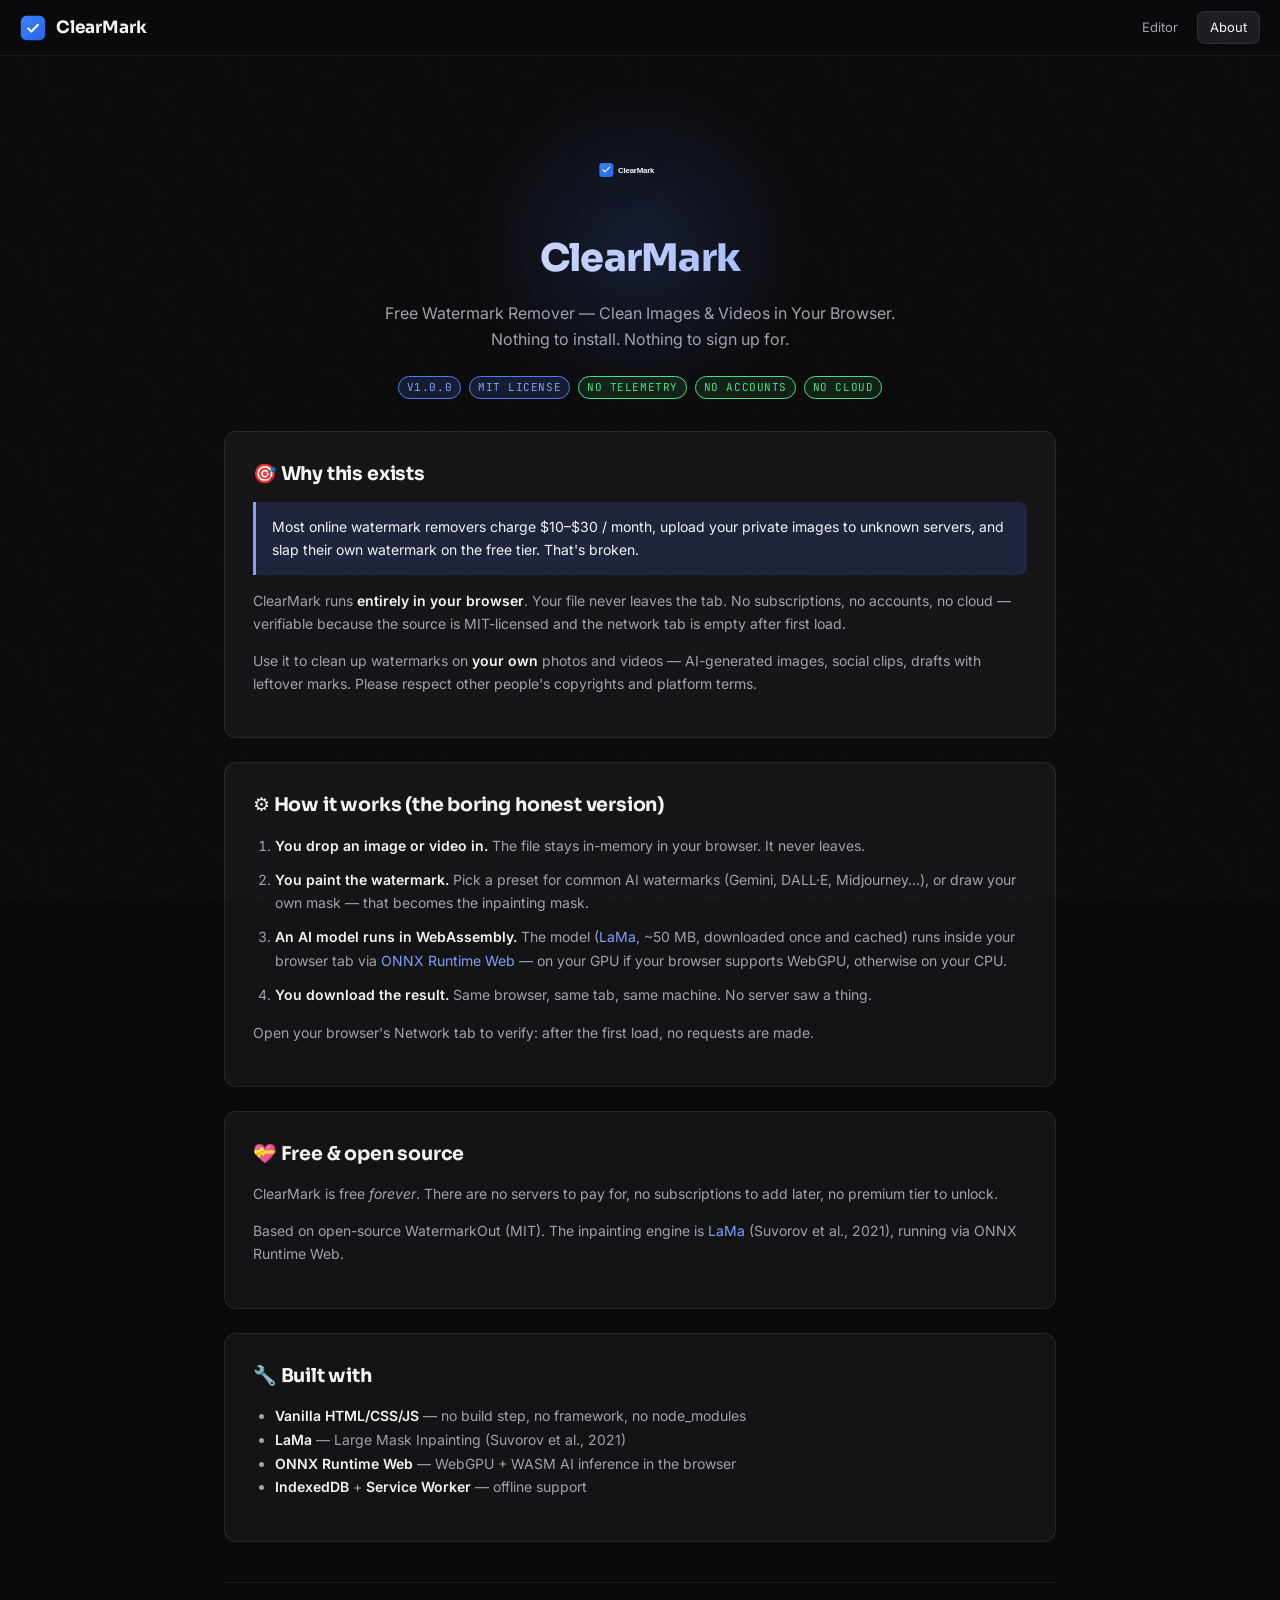
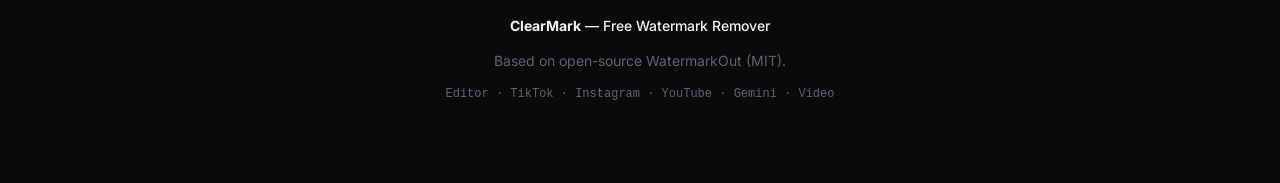
<file: about.html>
<!doctype html>
<html lang="en">
<head>
  <meta charset="utf-8">
  <meta name="viewport" content="width=device-width, initial-scale=1, viewport-fit=cover">

  <title>About ClearMark — Free Watermark Remover for Images &amp; Videos</title>
  <meta name="description" content="About ClearMark — a free, private, browser-based watermark remover for your own images and videos. No accounts, no uploads, no cloud. Free forever.">
  <meta name="robots" content="index, follow">
  <link rel="canonical" href="https://clearmark.example.com/about.html">

  <meta name="theme-color" content="#2563eb">
  <meta name="application-name" content="ClearMark">

  <!-- Open Graph -->
  <meta property="og:type" content="article">
  <meta property="og:url" content="https://clearmark.example.com/about.html">
  <meta property="og:title" content="About ClearMark — Free Watermark Remover">
  <meta property="og:description" content="The story behind ClearMark — free, private, browser-based watermark removal for your own images and videos.">
  <meta property="og:image" content="https://clearmark.example.com/assets/social-preview.png">
  <meta property="og:site_name" content="ClearMark">

  <!-- Twitter -->
  <meta name="twitter:card" content="summary_large_image">
  <meta name="twitter:title" content="About ClearMark — Free Watermark Remover">
  <meta name="twitter:description" content="Free, private, browser-based watermark remover. No accounts, no uploads, free forever.">
  <meta name="twitter:image" content="https://clearmark.example.com/assets/social-preview.png">

  <!-- Organization schema -->
  <script type="application/ld+json">
  {
    "@context": "https://schema.org",
    "@type": "WebApplication",
    "name": "ClearMark",
    "url": "https://clearmark.example.com/",
    "applicationCategory": "MultimediaApplication",
    "operatingSystem": "Web Browser",
    "description": "Free browser-based watermark remover for your own images and videos.",
    "offers": {
      "@type": "Offer",
      "price": "0",
      "priceCurrency": "USD"
    }
  }
  </script>

  <link rel="manifest" href="manifest.webmanifest">
  <link rel="icon" type="image/svg+xml" href="assets/logo-icon.svg">
  <link rel="apple-touch-icon" href="assets/icons/icon-192.png">

  <link rel="preconnect" href="https://fonts.googleapis.com">
  <link rel="preconnect" href="https://fonts.gstatic.com" crossorigin>
  <link rel="stylesheet" href="https://fonts.googleapis.com/css2?family=Sora:wght@700;800&family=Inter:wght@400;500;600&family=JetBrains+Mono:wght@500&display=swap">

  <link rel="stylesheet" href="css/app.css">
  <link rel="stylesheet" href="css/about.css">
</head>
<body>

  <header class="topbar">
    <div class="brand">
      <img src="assets/logo-icon.svg" alt="" class="brand-icon">
      <span class="brand-name">ClearMark</span>
    </div>
    <nav class="topnav">
      <a class="nav-btn" href="index.html">Editor</a>
      <a class="nav-btn active" href="about.html">About</a>
    </nav>
  </header>

  <main class="about-page">

    <!-- HERO -->
    <section class="about-hero">
      <img src="assets/logo.svg" alt="ClearMark" class="about-logo">
      <h1 class="about-title">ClearMark</h1>
      <p class="about-tagline">
        Free Watermark Remover — Clean Images &amp; Videos in Your Browser.
        Nothing to install. Nothing to sign up for.
      </p>
      <div class="badge-row">
        <span class="badge">v1.0.0</span>
        <span class="badge">MIT License</span>
        <span class="badge success">No telemetry</span>
        <span class="badge success">No accounts</span>
        <span class="badge success">No cloud</span>
      </div>
    </section>

    <!-- WHY -->
    <section class="about-card">
      <h2>🎯 Why this exists</h2>
      <blockquote>
        Most online watermark removers charge $10–$30 / month,
        upload your private images to unknown servers, and slap their own watermark
        on the free tier. That's broken.
      </blockquote>
      <p>
        ClearMark runs <strong>entirely in your browser</strong>. Your file
        never leaves the tab. No subscriptions, no accounts, no cloud — verifiable
        because the source is MIT-licensed and the network tab is empty after first load.
      </p>
      <p class="text-muted">
        Use it to clean up watermarks on <strong>your own</strong> photos and videos —
        AI-generated images, social clips, drafts with leftover marks. Please respect
        other people's copyrights and platform terms.
      </p>
    </section>

    <!-- HOW IT WORKS -->
    <section class="about-card">
      <h2>⚙️ How it works (the boring honest version)</h2>
      <ol class="howto-list">
        <li>
          <strong>You drop an image or video in.</strong> The file stays
          in-memory in your browser. It never leaves.
        </li>
        <li>
          <strong>You paint the watermark.</strong> Pick a preset for common
          AI watermarks (Gemini, DALL·E, Midjourney…), or draw your own mask —
          that becomes the inpainting mask.
        </li>
        <li>
          <strong>An AI model runs in WebAssembly.</strong> The model
          (<a href="https://github.com/advimman/lama" target="_blank" rel="noopener">LaMa</a>,
          ~50 MB, downloaded once and cached) runs inside your browser tab via
          <a href="https://onnxruntime.ai/docs/tutorials/web/" target="_blank" rel="noopener">ONNX Runtime Web</a>
          — on your GPU if your browser supports WebGPU, otherwise on your CPU.
        </li>
        <li>
          <strong>You download the result.</strong> Same browser, same tab, same
          machine. No server saw a thing.
        </li>
      </ol>
      <p class="text-muted">
        Open your browser's Network tab to verify: after the first load, no requests are made.
      </p>
    </section>

    <!-- OPEN SOURCE -->
    <section class="about-card">
      <h2>💝 Free &amp; open source</h2>
      <p>
        ClearMark is free <em>forever</em>. There are no servers to pay for,
        no subscriptions to add later, no premium tier to unlock.
      </p>
      <p class="text-muted">
        Based on open-source WatermarkOut (MIT). The inpainting engine is
        <a href="https://github.com/advimman/lama" target="_blank" rel="noopener">LaMa</a>
        (Suvorov et al., 2021), running via ONNX Runtime Web.
      </p>
    </section>

    <!-- TECH -->
    <section class="about-card">
      <h2>🔧 Built with</h2>
      <ul class="tech-list">
        <li><strong>Vanilla HTML/CSS/JS</strong> — no build step, no framework, no node_modules</li>
        <li><strong>LaMa</strong> — Large Mask Inpainting (Suvorov et al., 2021)</li>
        <li><strong>ONNX Runtime Web</strong> — WebGPU + WASM AI inference in the browser</li>
        <li><strong>IndexedDB</strong> + <strong>Service Worker</strong> — offline support</li>
      </ul>
    </section>

    <footer class="about-footer">
      <p class="footer-credit">
        <strong>ClearMark</strong> — Free Watermark Remover
      </p>
      <p class="text-muted">Based on open-source WatermarkOut (MIT).</p>
      <p class="footer-links text-muted">
        <a href="index.html">Editor</a>
        · <a href="tiktok-watermark-remover.html">TikTok</a>
        · <a href="instagram-watermark-remover.html">Instagram</a>
        · <a href="youtube-watermark-remover.html">YouTube</a>
        · <a href="gemini-watermark-remover.html">Gemini</a>
        · <a href="video-watermark-remover.html">Video</a>
      </p>
    </footer>

  </main>

</body>
</html>
</file>
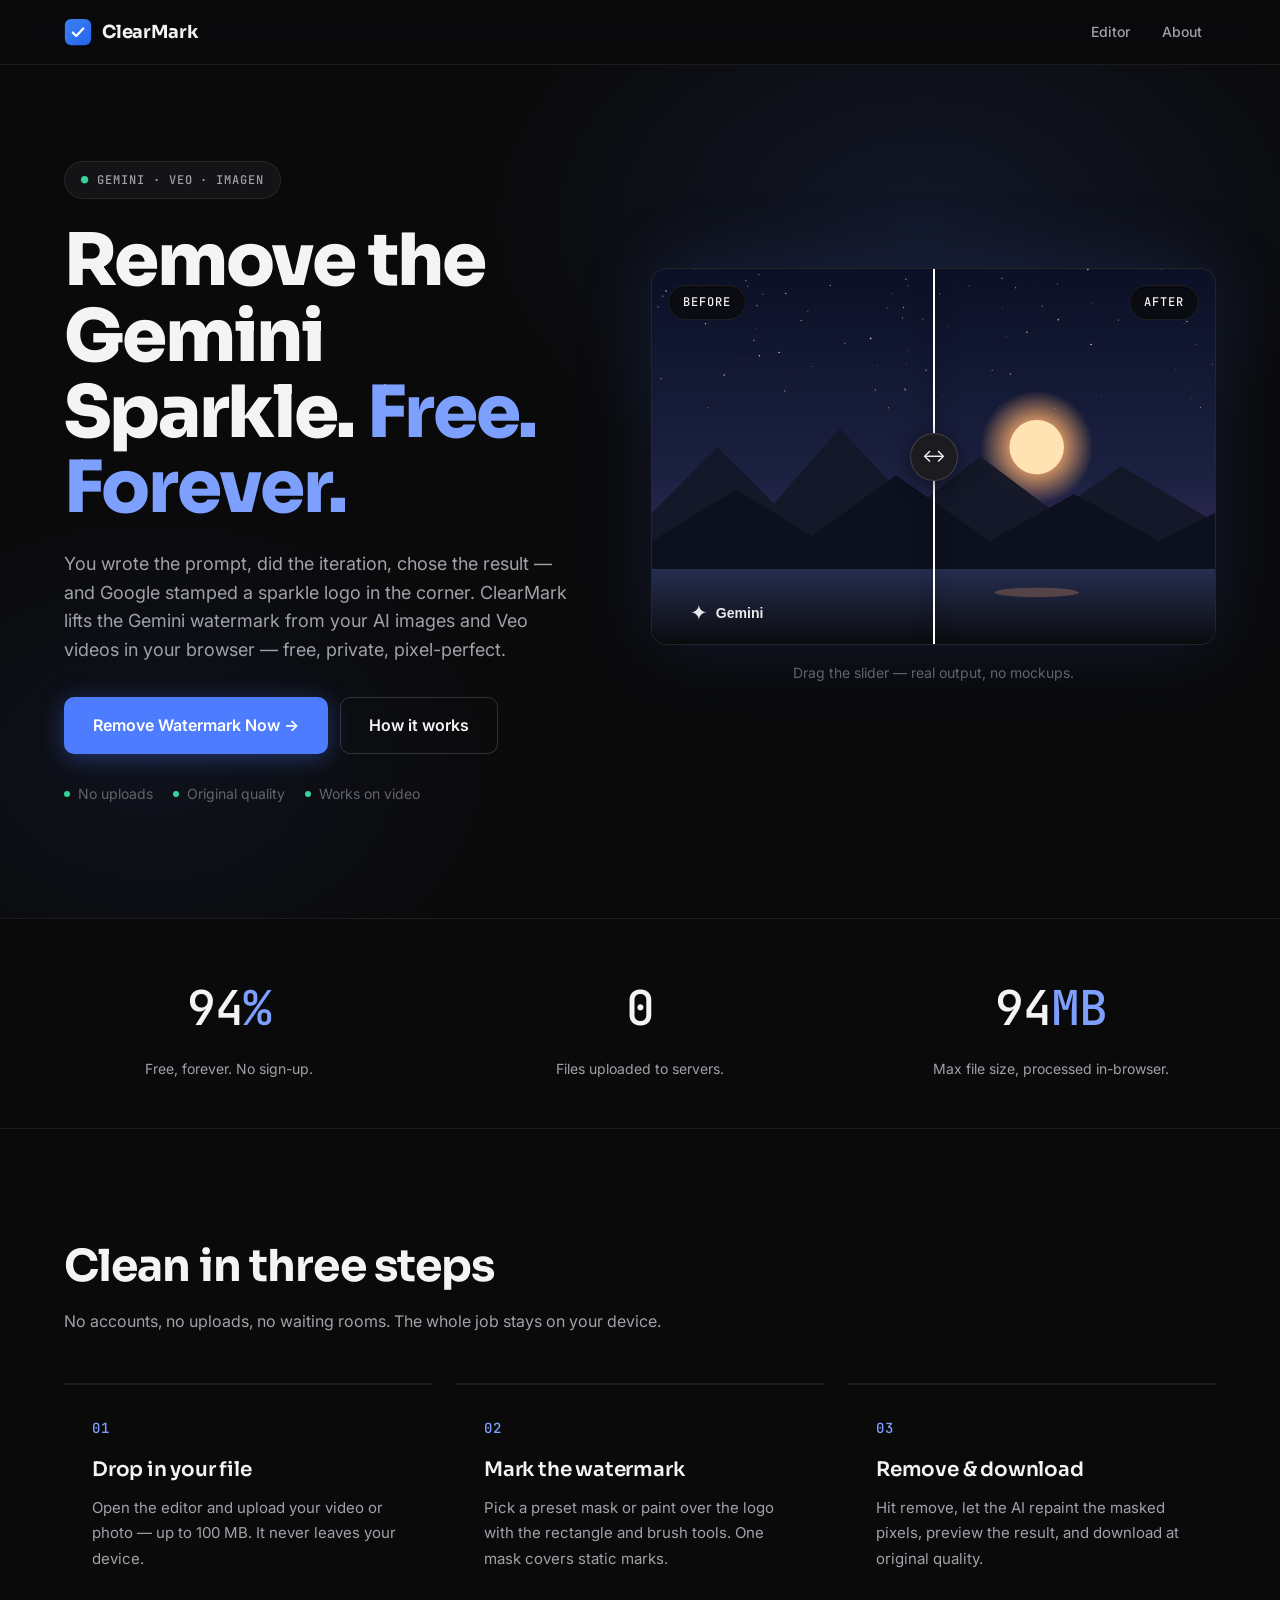
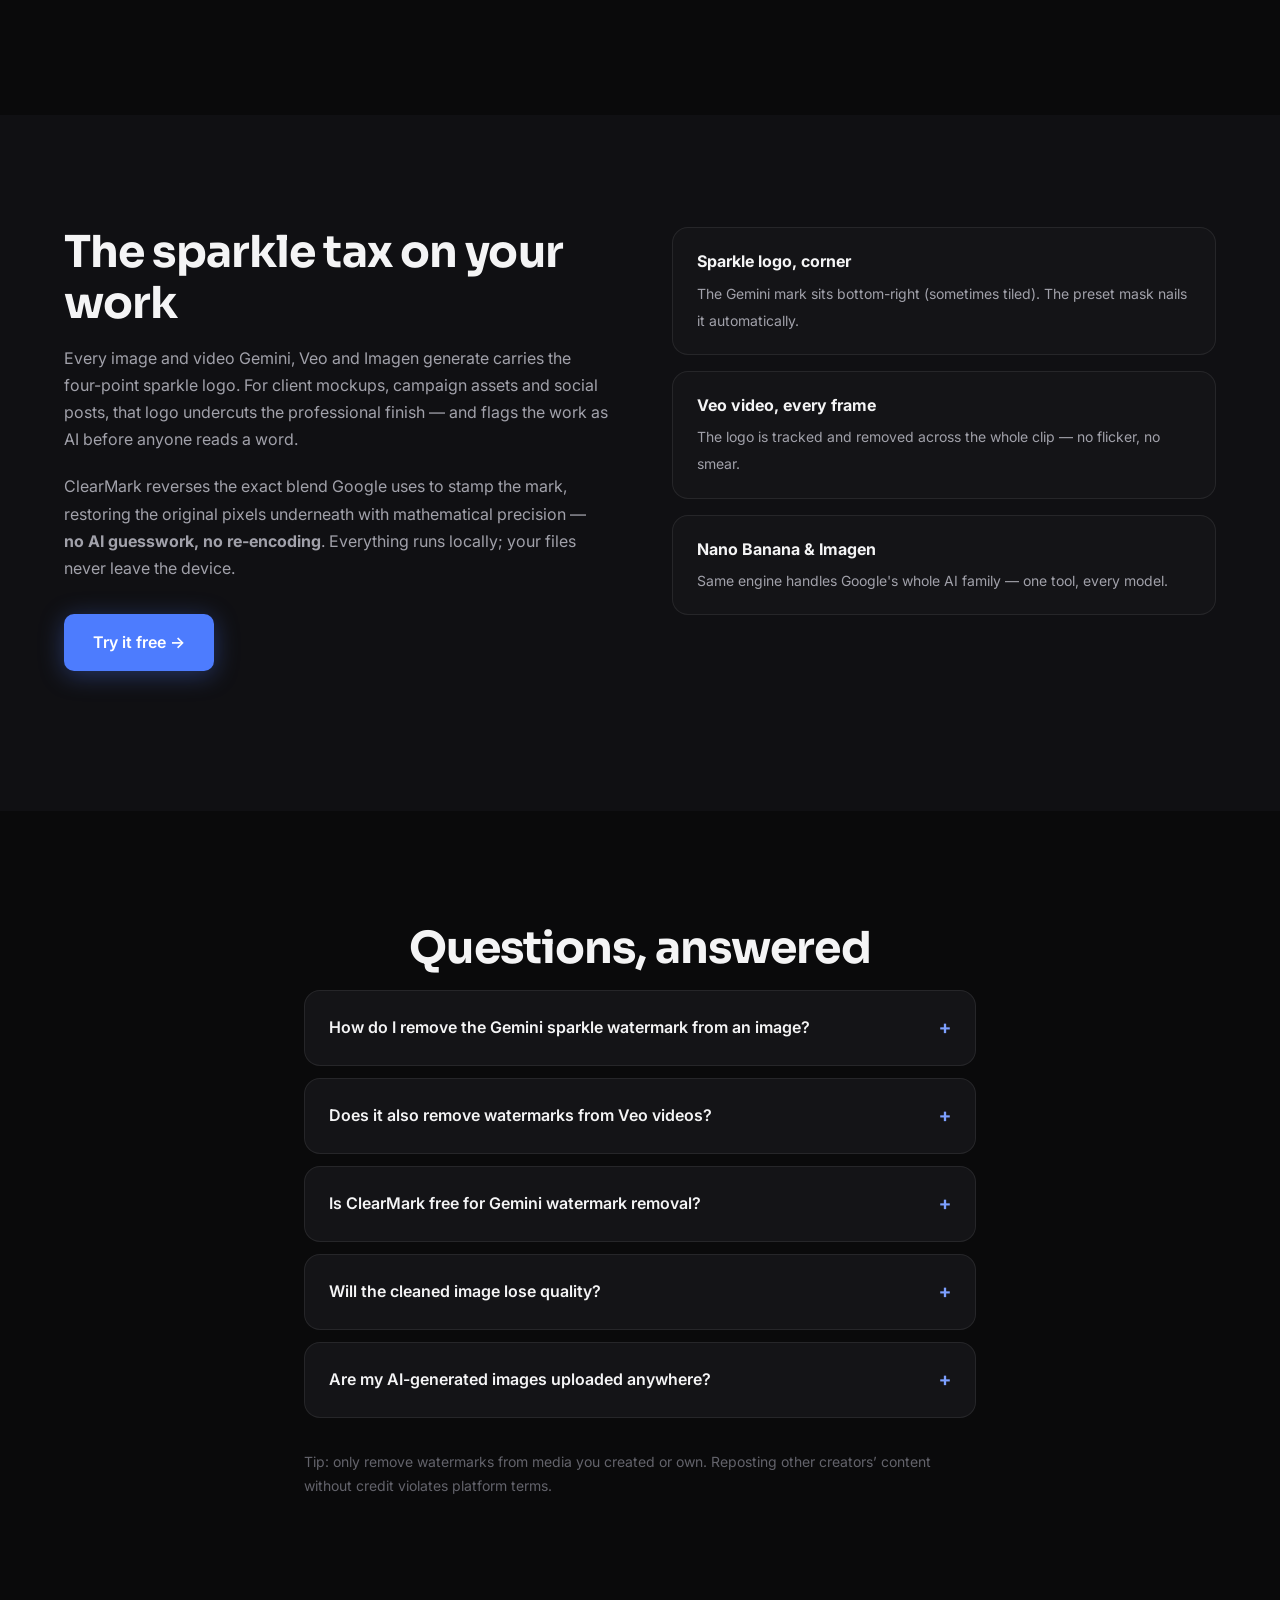
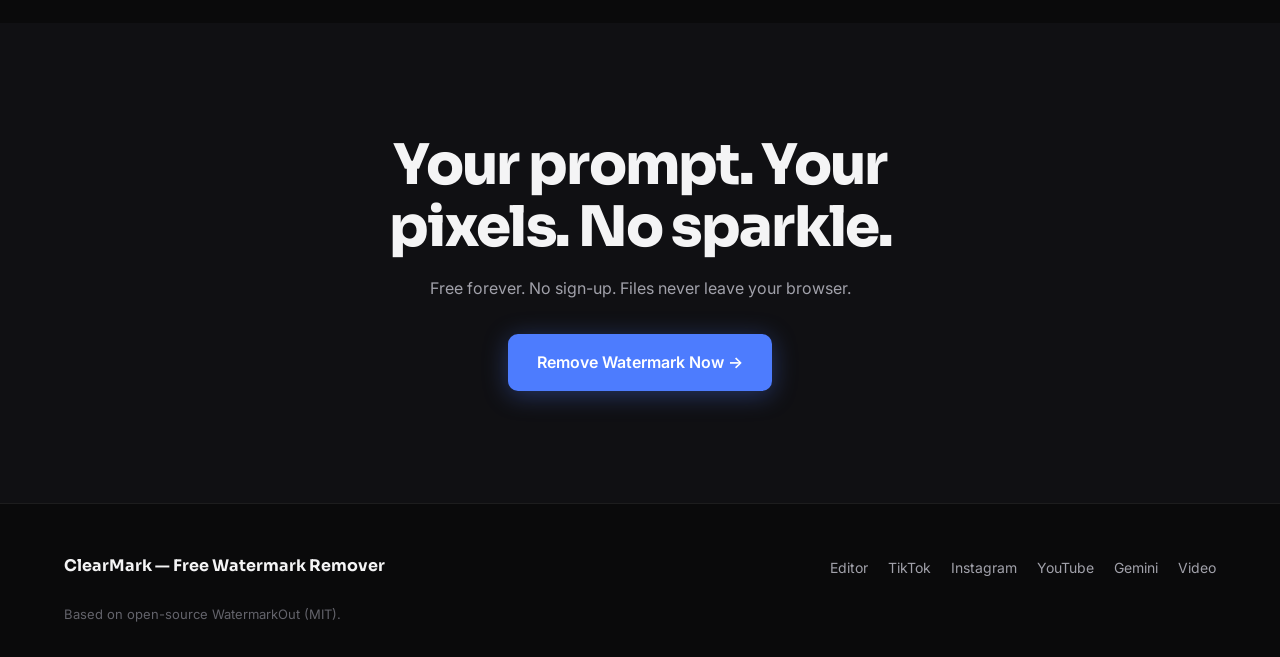
<file: gemini-watermark-remover.html>
<!doctype html>
<html lang="en">
<head>
  <meta charset="utf-8">
  <meta name="viewport" content="width=device-width, initial-scale=1">
  <title>Remove Gemini Watermark Free Online — ClearMark</title>
  <meta name="description" content="Remove the Gemini watermark (sparkle logo) from your AI-generated images and videos free, online, no sign-up. ClearMark cleans Gemini, Veo and Nano Banana outputs in your browser — private, no uploads.">
  <meta name="keywords" content="remove gemini watermark, gemini watermark remover, remove gemini watermark free, remove gemini watermark from image, gemini watermark remover online free, remove veo watermark">
  <meta name="robots" content="index, follow">
  <link rel="canonical" href="https://clearmark.example.com/gemini-watermark-remover.html">
  <meta name="theme-color" content="#0A0A0B">
  <meta property="og:type" content="article">
  <meta property="og:title" content="Remove Gemini Watermark Free Online — ClearMark">
  <meta property="og:description" content="Erase the Gemini sparkle logo from your AI images & videos in your browser. Free, private, no sign-up.">
  <meta property="og:url" content="https://clearmark.example.com/gemini-watermark-remover.html">
  <meta property="og:site_name" content="ClearMark">
  
  <link rel="icon" type="image/svg+xml" href="assets/logo-icon.svg">
  <script type="application/ld+json">
{
    "@context": "https://schema.org",
    "@type": "FAQPage",
    "mainEntity": [
      {
        "@type": "Question",
        "name": "How do I remove the Gemini sparkle watermark from an image?",
        "acceptedAnswer": { "@type": "Answer", "text": "Upload your Gemini-generated image to ClearMark, pick the Gemini preset (or draw a mask over the sparkle logo), and download the cleaned image at original resolution." }
      },
      {
        "@type": "Question",
        "name": "Does it also remove watermarks from Veo videos?",
        "acceptedAnswer": { "@type": "Answer", "text": "Yes. Veo clips carry the same sparkle mark — ClearMark removes it frame by frame while keeping resolution, frame rate and audio intact." }
      },
      {
        "@type": "Question",
        "name": "Is ClearMark free for Gemini watermark removal?",
        "acceptedAnswer": { "@type": "Answer", "text": "Yes, free forever with no sign-up. All processing happens in your browser." }
      },
      {
        "@type": "Question",
        "name": "Will the cleaned image lose quality?",
        "acceptedAnswer": { "@type": "Answer", "text": "No. Only the watermark area is repainted by the AI; the rest of the image stays pixel-identical to the original." }
      },
      {
        "@type": "Question",
        "name": "Are my AI-generated images uploaded anywhere?",
        "acceptedAnswer": { "@type": "Answer", "text": "No. Files are processed locally in your browser via WebAssembly and never leave your device." }
      }
    ]
  }
  </script>
<link rel="preconnect" href="https://fonts.googleapis.com">
<link rel="preconnect" href="https://fonts.gstatic.com" crossorigin>
<link href="https://fonts.googleapis.com/css2?family=Sora:wght@700;800&family=Inter:wght@400;500;600&family=JetBrains+Mono:wght@500&display=swap" rel="stylesheet">
  <link rel="stylesheet" href="css/tokens.css">
  <link rel="stylesheet" href="css/landing.css">
</head>
<body>
  <header class="site-header">
    <div class="container">
      <a class="brand" href="index.html"><img src="assets/logo-icon.svg" alt="ClearMark logo">ClearMark</a>
      <nav class="site-nav"><a href="index.html">Editor</a><a href="about.html">About</a></nav>
    </div>
  </header>

  <main>
    <!-- 1 · HERO -->
    <section class="hero">
      <div class="hero-glow"></div>
      <div class="container hero-grid">
        <div class="hero-copy">
          <span class="eyebrow"><span class="ok-dot">&#9679;</span>GEMINI &middot; VEO &middot; IMAGEN</span>
          <h1>Remove the Gemini Sparkle. <span class="accent">Free. Forever.</span></h1>
          <p class="hero-sub">You wrote the prompt, did the iteration, chose the result &mdash; and Google stamped a sparkle logo in the corner. ClearMark lifts the Gemini watermark from your AI images and Veo videos in your browser &mdash; free, private, pixel-perfect.</p>
          <div class="cta-row">
            <a class="btn btn-primary" href="index.html">Remove Watermark Now &rarr;</a>
            <a class="btn btn-ghost" href="#how">How it works</a>
          </div>
          <p class="trust-row">
            <span class="t"><span class="dot"></span>No uploads</span>
            <span class="t"><span class="dot"></span>Original quality</span>
            <span class="t"><span class="dot"></span>Works on video</span>
          </p>
        </div>
        <div class="hero-visual">
          <div class="compare" data-compare style="--pos:50%">
            <img src="assets/compare-gemini-after.svg" alt="Watermark removed with ClearMark" draggable="false">
            <div class="compare-before">
              <img src="assets/compare-gemini-before.svg" alt="Original with watermark" draggable="false">
            </div>
            <span class="compare-tag tag-before">BEFORE</span>
            <span class="compare-tag tag-after">AFTER</span>
            <div class="compare-handle"><div class="compare-knob">&#8596;</div></div>
            <input type="range" class="compare-range" min="0" max="100" value="50" aria-label="Drag to compare before and after">
          </div>
          <p class="compare-caption">Drag the slider &mdash; real output, no mockups.</p>
        </div>
      </div>
    </section>

    <!-- 2 · TRUST BAR -->
    <section class="trustbar">
      <div class="container trustbar-grid">
        <div class="stat reveal"><div class="stat-num"><span data-count="100">0</span><span class="suffix">%</span></div><p class="stat-label">Free, forever. No sign-up.</p></div>
        <div class="stat reveal" style="--d:80ms"><div class="stat-num"><span data-count="0">0</span></div><p class="stat-label">Files uploaded to servers.</p></div>
        <div class="stat reveal" style="--d:160ms"><div class="stat-num"><span data-count="100">0</span><span class="suffix">MB</span></div><p class="stat-label">Max file size, processed in-browser.</p></div>
      </div>
    </section>

    <!-- 3 · HOW IT WORKS -->
    <section class="section" id="how">
      <div class="container">
        <h2 class="section-title reveal">Clean in three steps</h2>
        <p class="section-sub reveal" style="--d:80ms">No accounts, no uploads, no waiting rooms. The whole job stays on your device.</p>
        <div class="steps-grid">
          <div class="step reveal"><span class="step-no">01</span><h3>Drop in your file</h3><p>Open the editor and upload your video or photo &mdash; up to 100&nbsp;MB. It never leaves your device.</p></div>
          <div class="step reveal" style="--d:80ms"><span class="step-no">02</span><h3>Mark the watermark</h3><p>Pick a preset mask or paint over the logo with the rectangle and brush tools. One mask covers static marks.</p></div>
          <div class="step reveal" style="--d:160ms"><span class="step-no">03</span><h3>Remove &amp; download</h3><p>Hit remove, let the AI repaint the masked pixels, preview the result, and download at original quality.</p></div>
        </div>
      </div>
    </section>

    <!-- ADSTERRA 300x250: paste banner code here (below the fold, after section 3) -->
    <div class="ad-slot" style="min-height:250px;max-width:340px;margin:0 auto 64px;"></div>

    <!-- 4 · PAIN -->
    <section class="section alt">
      <div class="container pain-grid">
        <div class="pain-copy">
          <h2 class="section-title reveal">The sparkle tax on your work</h2>
          <p class="reveal" style="--d:0ms">Every image and video Gemini, Veo and Imagen generate carries the four-point sparkle logo. For client mockups, campaign assets and social posts, that logo undercuts the professional finish &mdash; and flags the work as AI before anyone reads a word.</p><p class="reveal" style="--d:80ms">ClearMark reverses the exact blend Google uses to stamp the mark, restoring the original pixels underneath with mathematical precision &mdash; <strong>no AI guesswork, no re-encoding</strong>. Everything runs locally; your files never leave the device.</p>
          <div class="cta-row reveal" style="--d:160ms; margin-top:32px;">
            <a class="btn btn-primary" href="index.html">Try it free &rarr;</a>
          </div>
        </div>
        <ul class="pain-list">
<li class="reveal" style="--d:0ms"><strong>Sparkle logo, corner</strong><span>The Gemini mark sits bottom-right (sometimes tiled). The preset mask nails it automatically.</span></li>
        <li class="reveal" style="--d:80ms"><strong>Veo video, every frame</strong><span>The logo is tracked and removed across the whole clip &mdash; no flicker, no smear.</span></li>
        <li class="reveal" style="--d:160ms"><strong>Nano Banana & Imagen</strong><span>Same engine handles Google's whole AI family &mdash; one tool, every model.</span></li>
        </ul>
      </div>
    </section>

    <!-- 5 · FAQ -->
    <section class="section">
      <div class="container prose">
        <h2 class="section-title reveal center">Questions, answered</h2>
        <div class="faq-list">
      <details class="reveal" style="--d:0ms">
        <summary>How do I remove the Gemini sparkle watermark from an image?</summary>
        <div class="faq-a"><p>Upload your Gemini-generated image to ClearMark, pick the Gemini preset (or draw a mask over the sparkle logo), and download the cleaned image at original resolution.</p></div>
      </details>
      <details class="reveal" style="--d:80ms">
        <summary>Does it also remove watermarks from Veo videos?</summary>
        <div class="faq-a"><p>Yes. Veo clips carry the same sparkle mark — ClearMark removes it frame by frame while keeping resolution, frame rate and audio intact.</p></div>
      </details>
      <details class="reveal" style="--d:160ms">
        <summary>Is ClearMark free for Gemini watermark removal?</summary>
        <div class="faq-a"><p>Yes, free forever with no sign-up. All processing happens in your browser.</p></div>
      </details>
      <details class="reveal" style="--d:240ms">
        <summary>Will the cleaned image lose quality?</summary>
        <div class="faq-a"><p>No. Only the watermark area is repainted by the AI; the rest of the image stays pixel-identical to the original.</p></div>
      </details>
      <details class="reveal" style="--d:320ms">
        <summary>Are my AI-generated images uploaded anywhere?</summary>
        <div class="faq-a"><p>No. Files are processed locally in your browser via WebAssembly and never leave your device.</p></div>
      </details>
        </div>
        <p class="tip-note reveal">Tip: only remove watermarks from media you created or own. Reposting other creators&rsquo; content without credit violates platform terms.</p>
      </div>
    </section>

    <!-- 6 · FINAL CTA -->
    <section class="section alt final-cta">
      <div class="container prose">
        <h2 class="reveal">Your prompt. Your pixels. No sparkle.</h2>
        <p class="reveal" style="--d:80ms">Free forever. No sign-up. Files never leave your browser.</p>
        <div class="reveal" style="--d:160ms"><a class="btn btn-primary" href="index.html">Remove Watermark Now &rarr;</a></div>
      </div>
    </section>
  </main>

  <!-- 7 · FOOTER -->
  <footer class="site-footer">
    <div class="container footer-grid">
      <div>
        <span class="footer-brand">ClearMark &mdash; Free Watermark Remover</span>
        <p class="footer-note">Based on open-source WatermarkOut (MIT).</p>
      </div>
      <nav class="footer-links">
      <a href="index.html">Editor</a>
      <a href="tiktok-watermark-remover.html">TikTok</a>
      <a href="instagram-watermark-remover.html">Instagram</a>
      <a href="youtube-watermark-remover.html">YouTube</a>
      <a href="gemini-watermark-remover.html">Gemini</a>
      <a href="video-watermark-remover.html">Video</a>
      </nav>
    </div>
  </footer>

  <!-- ADSTERRA social bar: paste script here -->

<script>
(function(){
  // Reveal on scroll — 0.6s cubic-bezier(.16,1,.3,1), stagger via --d
  var io = new IntersectionObserver(function(es){
    es.forEach(function(e){ if(e.isIntersecting){ e.target.classList.add('in'); io.unobserve(e.target); } });
  }, {threshold: 0.12, rootMargin: '0px 0px -8% 0px'});
  document.querySelectorAll('.reveal').forEach(function(el){ io.observe(el); });

  // Count-up numbers
  var cio = new IntersectionObserver(function(es){
    es.forEach(function(e){
      if(!e.isIntersecting) return;
      cio.unobserve(e.target);
      var el = e.target, target = parseFloat(el.dataset.count), t0 = null;
      function tick(t){
        if(!t0) t0 = t;
        var p = Math.min((t - t0) / 1200, 1), ease = 1 - Math.pow(1 - p, 3);
        el.firstChild.nodeValue = Math.round(target * ease);
        if(p < 1) requestAnimationFrame(tick);
      }
      requestAnimationFrame(tick);
    });
  }, {threshold: 0.4});
  document.querySelectorAll('[data-count]').forEach(function(el){ cio.observe(el); });

  // Before/After compare sliders
  document.querySelectorAll('[data-compare]').forEach(function(box){
    var range = box.querySelector('.compare-range');
    range.addEventListener('input', function(){
      box.style.setProperty('--pos', range.value + '%');
    });
  });
})();
</script>

</body>
</html>
</file>
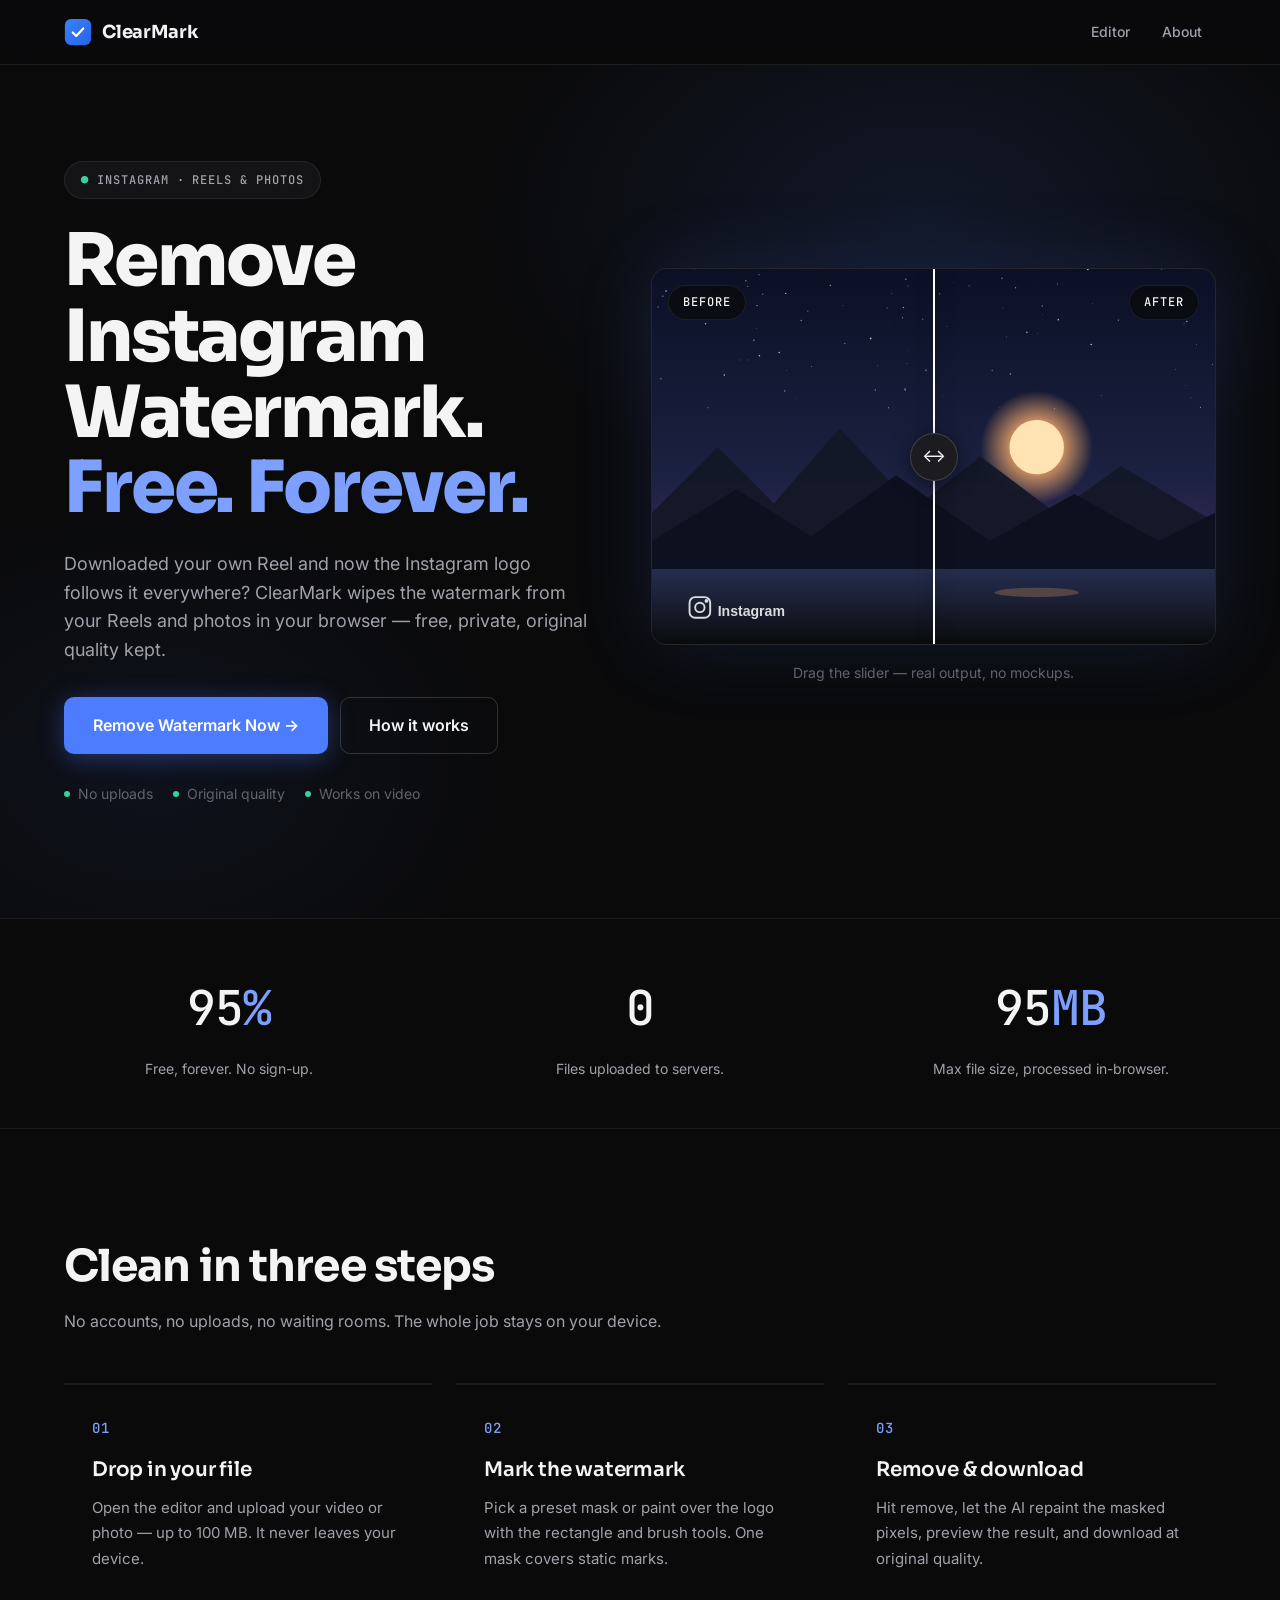
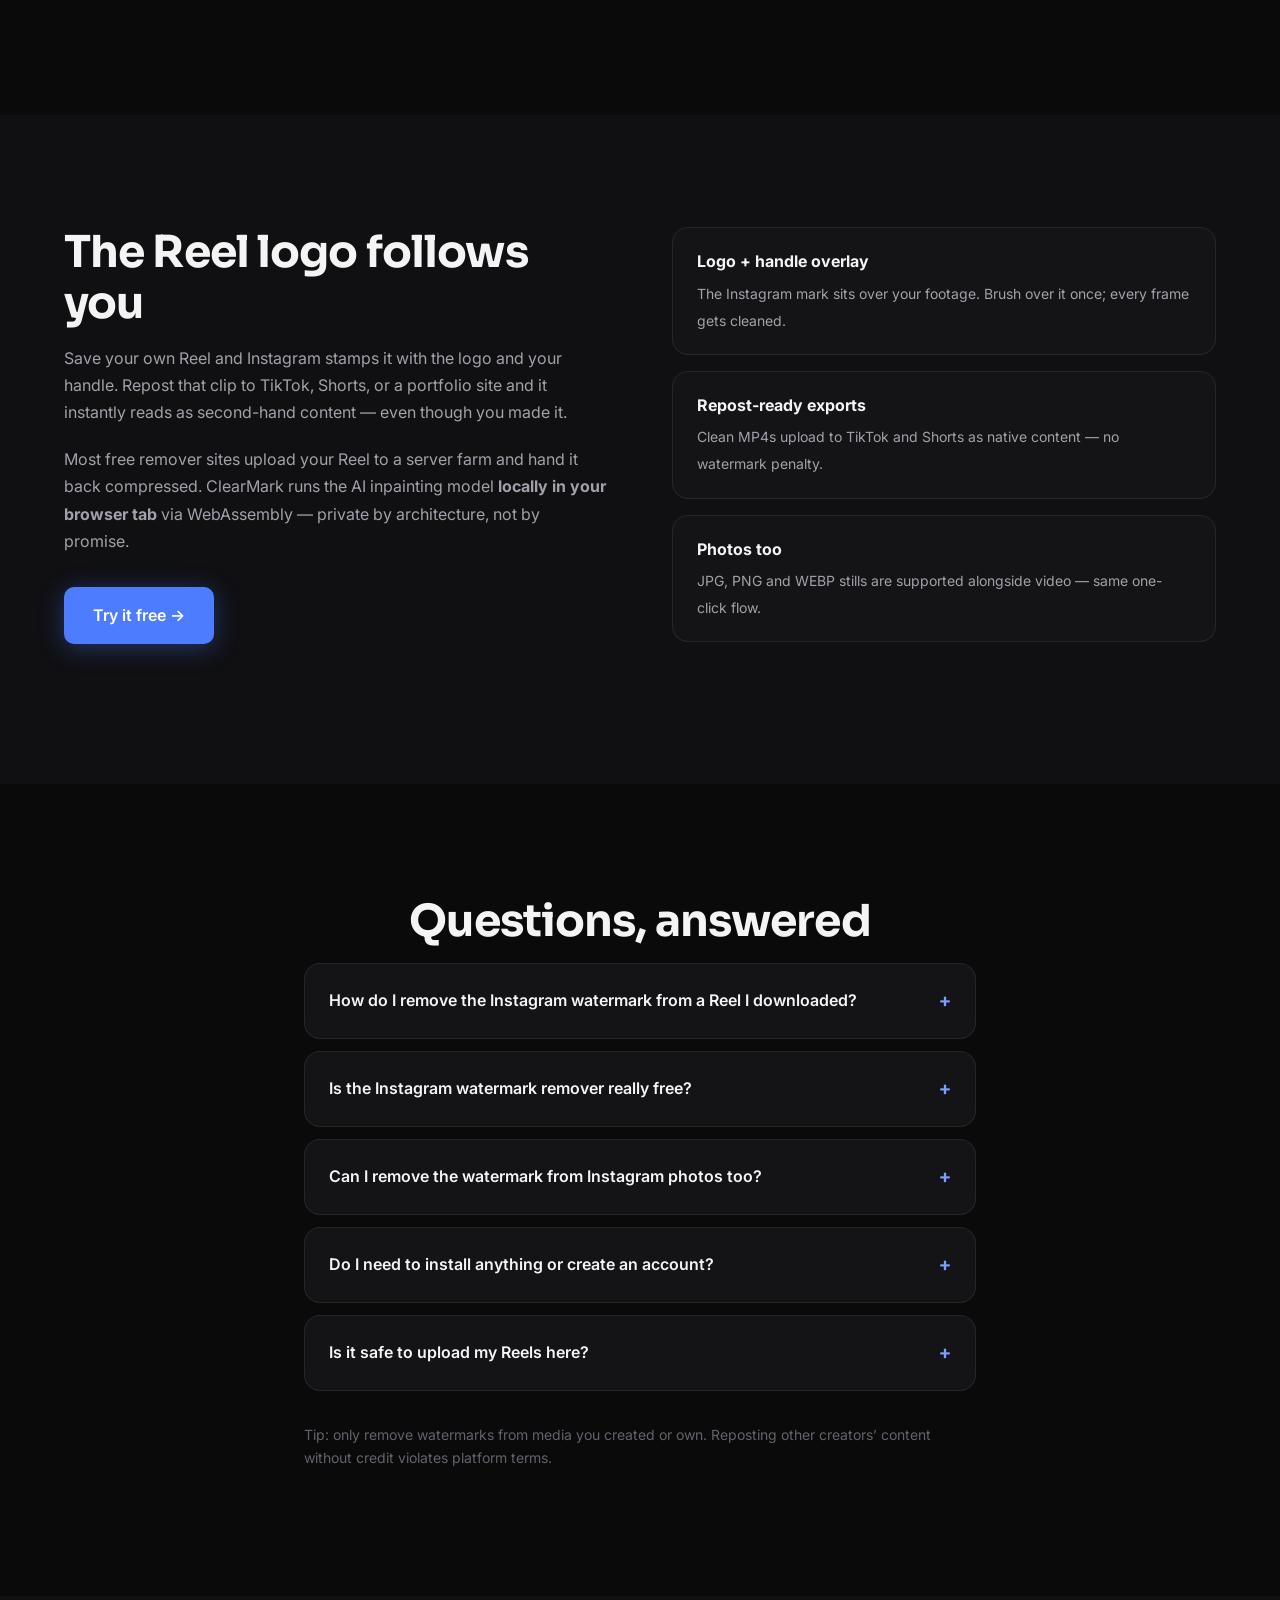
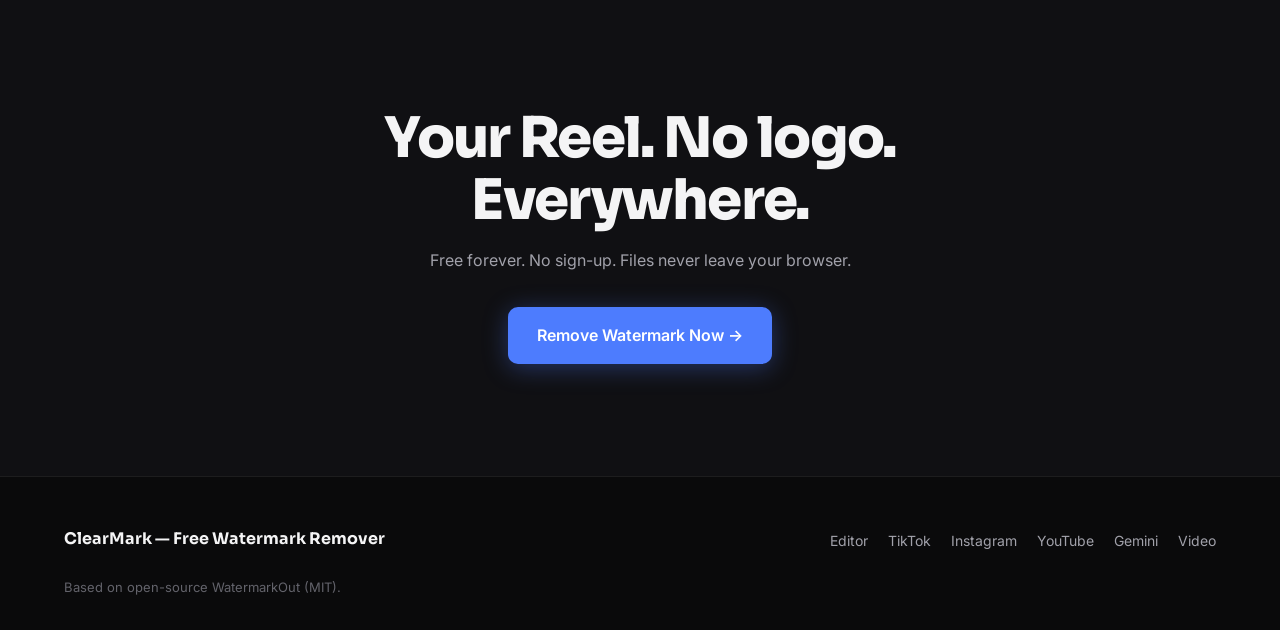
<file: instagram-watermark-remover.html>
<!doctype html>
<html lang="en">
<head>
  <meta charset="utf-8">
  <meta name="viewport" content="width=device-width, initial-scale=1">
  <title>Remove Instagram Watermark Free Online — ClearMark</title>
  <meta name="description" content="Remove the Instagram watermark from your own Reels and photos free, online, no sign-up. ClearMark erases the Instagram logo in your browser — private, no uploads, original quality kept.">
  <meta name="keywords" content="remove instagram watermark, instagram watermark remover, remove instagram watermark free, remove watermark from instagram reel, instagram reel watermark remover online free">
  <meta name="robots" content="index, follow">
  <link rel="canonical" href="https://clearmark.example.com/instagram-watermark-remover.html">
  <meta name="theme-color" content="#0A0A0B">
  <meta property="og:type" content="article">
  <meta property="og:title" content="Remove Instagram Watermark Free Online — ClearMark">
  <meta property="og:description" content="Erase the Instagram watermark from your own Reels & photos in your browser. Free, private, no sign-up.">
  <meta property="og:url" content="https://clearmark.example.com/instagram-watermark-remover.html">
  <meta property="og:site_name" content="ClearMark">
  
  <link rel="icon" type="image/svg+xml" href="assets/logo-icon.svg">
  <script type="application/ld+json">
{
    "@context": "https://schema.org",
    "@type": "FAQPage",
    "mainEntity": [
      {
        "@type": "Question",
        "name": "How do I remove the Instagram watermark from a Reel I downloaded?",
        "acceptedAnswer": { "@type": "Answer", "text": "Upload the Reel to ClearMark, paint over the Instagram logo with the brush or rectangle tool, and download the cleaned video. Works for Reels, Stories and feed videos." }
      },
      {
        "@type": "Question",
        "name": "Is the Instagram watermark remover really free?",
        "acceptedAnswer": { "@type": "Answer", "text": "Yes. ClearMark is free forever with no account required. Processing happens in your browser, so there is nothing to pay for." }
      },
      {
        "@type": "Question",
        "name": "Can I remove the watermark from Instagram photos too?",
        "acceptedAnswer": { "@type": "Answer", "text": "Yes — JPG, PNG, WEBP and BMP photos are supported alongside MP4, MOV and WebM videos." }
      },
      {
        "@type": "Question",
        "name": "Do I need to install anything or create an account?",
        "acceptedAnswer": { "@type": "Answer", "text": "No. ClearMark is a web app: open it, drop your file in, and you're done. It even works offline after your first visit." }
      },
      {
        "@type": "Question",
        "name": "Is it safe to upload my Reels here?",
        "acceptedAnswer": { "@type": "Answer", "text": "There is nothing to upload — files are processed locally in your browser tab and never transmitted anywhere." }
      }
    ]
  }
  </script>
<link rel="preconnect" href="https://fonts.googleapis.com">
<link rel="preconnect" href="https://fonts.gstatic.com" crossorigin>
<link href="https://fonts.googleapis.com/css2?family=Sora:wght@700;800&family=Inter:wght@400;500;600&family=JetBrains+Mono:wght@500&display=swap" rel="stylesheet">
  <link rel="stylesheet" href="css/tokens.css">
  <link rel="stylesheet" href="css/landing.css">
</head>
<body>
  <header class="site-header">
    <div class="container">
      <a class="brand" href="index.html"><img src="assets/logo-icon.svg" alt="ClearMark logo">ClearMark</a>
      <nav class="site-nav"><a href="index.html">Editor</a><a href="about.html">About</a></nav>
    </div>
  </header>

  <main>
    <!-- 1 · HERO -->
    <section class="hero">
      <div class="hero-glow"></div>
      <div class="container hero-grid">
        <div class="hero-copy">
          <span class="eyebrow"><span class="ok-dot">&#9679;</span>INSTAGRAM &middot; REELS &amp; PHOTOS</span>
          <h1>Remove Instagram Watermark. <span class="accent">Free. Forever.</span></h1>
          <p class="hero-sub">Downloaded your own Reel and now the Instagram logo follows it everywhere? ClearMark wipes the watermark from your Reels and photos in your browser &mdash; free, private, original quality kept.</p>
          <div class="cta-row">
            <a class="btn btn-primary" href="index.html">Remove Watermark Now &rarr;</a>
            <a class="btn btn-ghost" href="#how">How it works</a>
          </div>
          <p class="trust-row">
            <span class="t"><span class="dot"></span>No uploads</span>
            <span class="t"><span class="dot"></span>Original quality</span>
            <span class="t"><span class="dot"></span>Works on video</span>
          </p>
        </div>
        <div class="hero-visual">
          <div class="compare" data-compare style="--pos:50%">
            <img src="assets/compare-instagram-after.svg" alt="Watermark removed with ClearMark" draggable="false">
            <div class="compare-before">
              <img src="assets/compare-instagram-before.svg" alt="Original with watermark" draggable="false">
            </div>
            <span class="compare-tag tag-before">BEFORE</span>
            <span class="compare-tag tag-after">AFTER</span>
            <div class="compare-handle"><div class="compare-knob">&#8596;</div></div>
            <input type="range" class="compare-range" min="0" max="100" value="50" aria-label="Drag to compare before and after">
          </div>
          <p class="compare-caption">Drag the slider &mdash; real output, no mockups.</p>
        </div>
      </div>
    </section>

    <!-- 2 · TRUST BAR -->
    <section class="trustbar">
      <div class="container trustbar-grid">
        <div class="stat reveal"><div class="stat-num"><span data-count="100">0</span><span class="suffix">%</span></div><p class="stat-label">Free, forever. No sign-up.</p></div>
        <div class="stat reveal" style="--d:80ms"><div class="stat-num"><span data-count="0">0</span></div><p class="stat-label">Files uploaded to servers.</p></div>
        <div class="stat reveal" style="--d:160ms"><div class="stat-num"><span data-count="100">0</span><span class="suffix">MB</span></div><p class="stat-label">Max file size, processed in-browser.</p></div>
      </div>
    </section>

    <!-- 3 · HOW IT WORKS -->
    <section class="section" id="how">
      <div class="container">
        <h2 class="section-title reveal">Clean in three steps</h2>
        <p class="section-sub reveal" style="--d:80ms">No accounts, no uploads, no waiting rooms. The whole job stays on your device.</p>
        <div class="steps-grid">
          <div class="step reveal"><span class="step-no">01</span><h3>Drop in your file</h3><p>Open the editor and upload your video or photo &mdash; up to 100&nbsp;MB. It never leaves your device.</p></div>
          <div class="step reveal" style="--d:80ms"><span class="step-no">02</span><h3>Mark the watermark</h3><p>Pick a preset mask or paint over the logo with the rectangle and brush tools. One mask covers static marks.</p></div>
          <div class="step reveal" style="--d:160ms"><span class="step-no">03</span><h3>Remove &amp; download</h3><p>Hit remove, let the AI repaint the masked pixels, preview the result, and download at original quality.</p></div>
        </div>
      </div>
    </section>

    <!-- ADSTERRA 300x250: paste banner code here (below the fold, after section 3) -->
    <div class="ad-slot" style="min-height:250px;max-width:340px;margin:0 auto 64px;"></div>

    <!-- 4 · PAIN -->
    <section class="section alt">
      <div class="container pain-grid">
        <div class="pain-copy">
          <h2 class="section-title reveal">The Reel logo follows you</h2>
          <p class="reveal" style="--d:0ms">Save your own Reel and Instagram stamps it with the logo and your handle. Repost that clip to TikTok, Shorts, or a portfolio site and it instantly reads as second-hand content &mdash; even though you made it.</p><p class="reveal" style="--d:80ms">Most free remover sites upload your Reel to a server farm and hand it back compressed. ClearMark runs the AI inpainting model <strong>locally in your browser tab</strong> via WebAssembly &mdash; private by architecture, not by promise.</p>
          <div class="cta-row reveal" style="--d:160ms; margin-top:32px;">
            <a class="btn btn-primary" href="index.html">Try it free &rarr;</a>
          </div>
        </div>
        <ul class="pain-list">
<li class="reveal" style="--d:0ms"><strong>Logo + handle overlay</strong><span>The Instagram mark sits over your footage. Brush over it once; every frame gets cleaned.</span></li>
        <li class="reveal" style="--d:80ms"><strong>Repost-ready exports</strong><span>Clean MP4s upload to TikTok and Shorts as native content &mdash; no watermark penalty.</span></li>
        <li class="reveal" style="--d:160ms"><strong>Photos too</strong><span>JPG, PNG and WEBP stills are supported alongside video &mdash; same one-click flow.</span></li>
        </ul>
      </div>
    </section>

    <!-- 5 · FAQ -->
    <section class="section">
      <div class="container prose">
        <h2 class="section-title reveal center">Questions, answered</h2>
        <div class="faq-list">
      <details class="reveal" style="--d:0ms">
        <summary>How do I remove the Instagram watermark from a Reel I downloaded?</summary>
        <div class="faq-a"><p>Upload the Reel to ClearMark, paint over the Instagram logo with the brush or rectangle tool, and download the cleaned video. Works for Reels, Stories and feed videos.</p></div>
      </details>
      <details class="reveal" style="--d:80ms">
        <summary>Is the Instagram watermark remover really free?</summary>
        <div class="faq-a"><p>Yes. ClearMark is free forever with no account required. Processing happens in your browser, so there is nothing to pay for.</p></div>
      </details>
      <details class="reveal" style="--d:160ms">
        <summary>Can I remove the watermark from Instagram photos too?</summary>
        <div class="faq-a"><p>Yes — JPG, PNG, WEBP and BMP photos are supported alongside MP4, MOV and WebM videos.</p></div>
      </details>
      <details class="reveal" style="--d:240ms">
        <summary>Do I need to install anything or create an account?</summary>
        <div class="faq-a"><p>No. ClearMark is a web app: open it, drop your file in, and you're done. It even works offline after your first visit.</p></div>
      </details>
      <details class="reveal" style="--d:320ms">
        <summary>Is it safe to upload my Reels here?</summary>
        <div class="faq-a"><p>There is nothing to upload — files are processed locally in your browser tab and never transmitted anywhere.</p></div>
      </details>
        </div>
        <p class="tip-note reveal">Tip: only remove watermarks from media you created or own. Reposting other creators&rsquo; content without credit violates platform terms.</p>
      </div>
    </section>

    <!-- 6 · FINAL CTA -->
    <section class="section alt final-cta">
      <div class="container prose">
        <h2 class="reveal">Your Reel. No logo. Everywhere.</h2>
        <p class="reveal" style="--d:80ms">Free forever. No sign-up. Files never leave your browser.</p>
        <div class="reveal" style="--d:160ms"><a class="btn btn-primary" href="index.html">Remove Watermark Now &rarr;</a></div>
      </div>
    </section>
  </main>

  <!-- 7 · FOOTER -->
  <footer class="site-footer">
    <div class="container footer-grid">
      <div>
        <span class="footer-brand">ClearMark &mdash; Free Watermark Remover</span>
        <p class="footer-note">Based on open-source WatermarkOut (MIT).</p>
      </div>
      <nav class="footer-links">
      <a href="index.html">Editor</a>
      <a href="tiktok-watermark-remover.html">TikTok</a>
      <a href="instagram-watermark-remover.html">Instagram</a>
      <a href="youtube-watermark-remover.html">YouTube</a>
      <a href="gemini-watermark-remover.html">Gemini</a>
      <a href="video-watermark-remover.html">Video</a>
      </nav>
    </div>
  </footer>

  <!-- ADSTERRA social bar: paste script here -->

<script>
(function(){
  // Reveal on scroll — 0.6s cubic-bezier(.16,1,.3,1), stagger via --d
  var io = new IntersectionObserver(function(es){
    es.forEach(function(e){ if(e.isIntersecting){ e.target.classList.add('in'); io.unobserve(e.target); } });
  }, {threshold: 0.12, rootMargin: '0px 0px -8% 0px'});
  document.querySelectorAll('.reveal').forEach(function(el){ io.observe(el); });

  // Count-up numbers
  var cio = new IntersectionObserver(function(es){
    es.forEach(function(e){
      if(!e.isIntersecting) return;
      cio.unobserve(e.target);
      var el = e.target, target = parseFloat(el.dataset.count), t0 = null;
      function tick(t){
        if(!t0) t0 = t;
        var p = Math.min((t - t0) / 1200, 1), ease = 1 - Math.pow(1 - p, 3);
        el.firstChild.nodeValue = Math.round(target * ease);
        if(p < 1) requestAnimationFrame(tick);
      }
      requestAnimationFrame(tick);
    });
  }, {threshold: 0.4});
  document.querySelectorAll('[data-count]').forEach(function(el){ cio.observe(el); });

  // Before/After compare sliders
  document.querySelectorAll('[data-compare]').forEach(function(box){
    var range = box.querySelector('.compare-range');
    range.addEventListener('input', function(){
      box.style.setProperty('--pos', range.value + '%');
    });
  });
})();
</script>

</body>
</html>
</file>
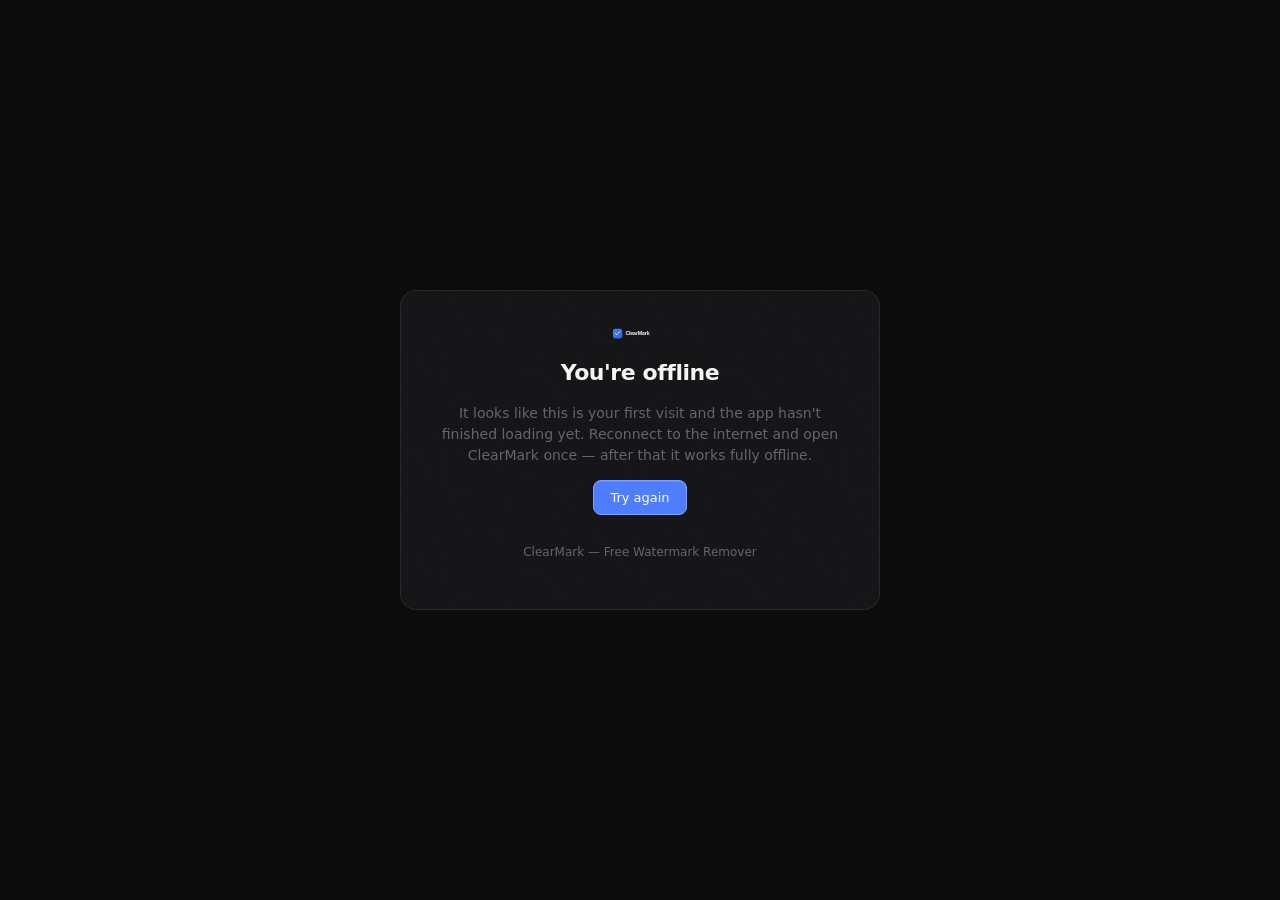
<file: offline.html>
<!doctype html>
<html lang="en">
<head>
  <meta charset="utf-8">
  <meta name="viewport" content="width=device-width, initial-scale=1">
  <meta name="theme-color" content="#2563eb">
  <title>ClearMark — Offline</title>
  <link rel="stylesheet" href="css/app.css">
</head>
<body class="centered-page">
  <main class="message-card">
    <img src="assets/logo.svg" alt="ClearMark" class="message-logo">
    <h1>You're offline</h1>
    <p class="text-muted">
      It looks like this is your first visit and the app hasn't finished loading yet.
      Reconnect to the internet and open ClearMark once — after that it works fully offline.
    </p>
    <button class="btn-primary" onclick="location.reload()">Try again</button>
    <p class="message-footer text-muted">
      ClearMark — Free Watermark Remover
    </p>
  </main>
</body>
</html>
</file>
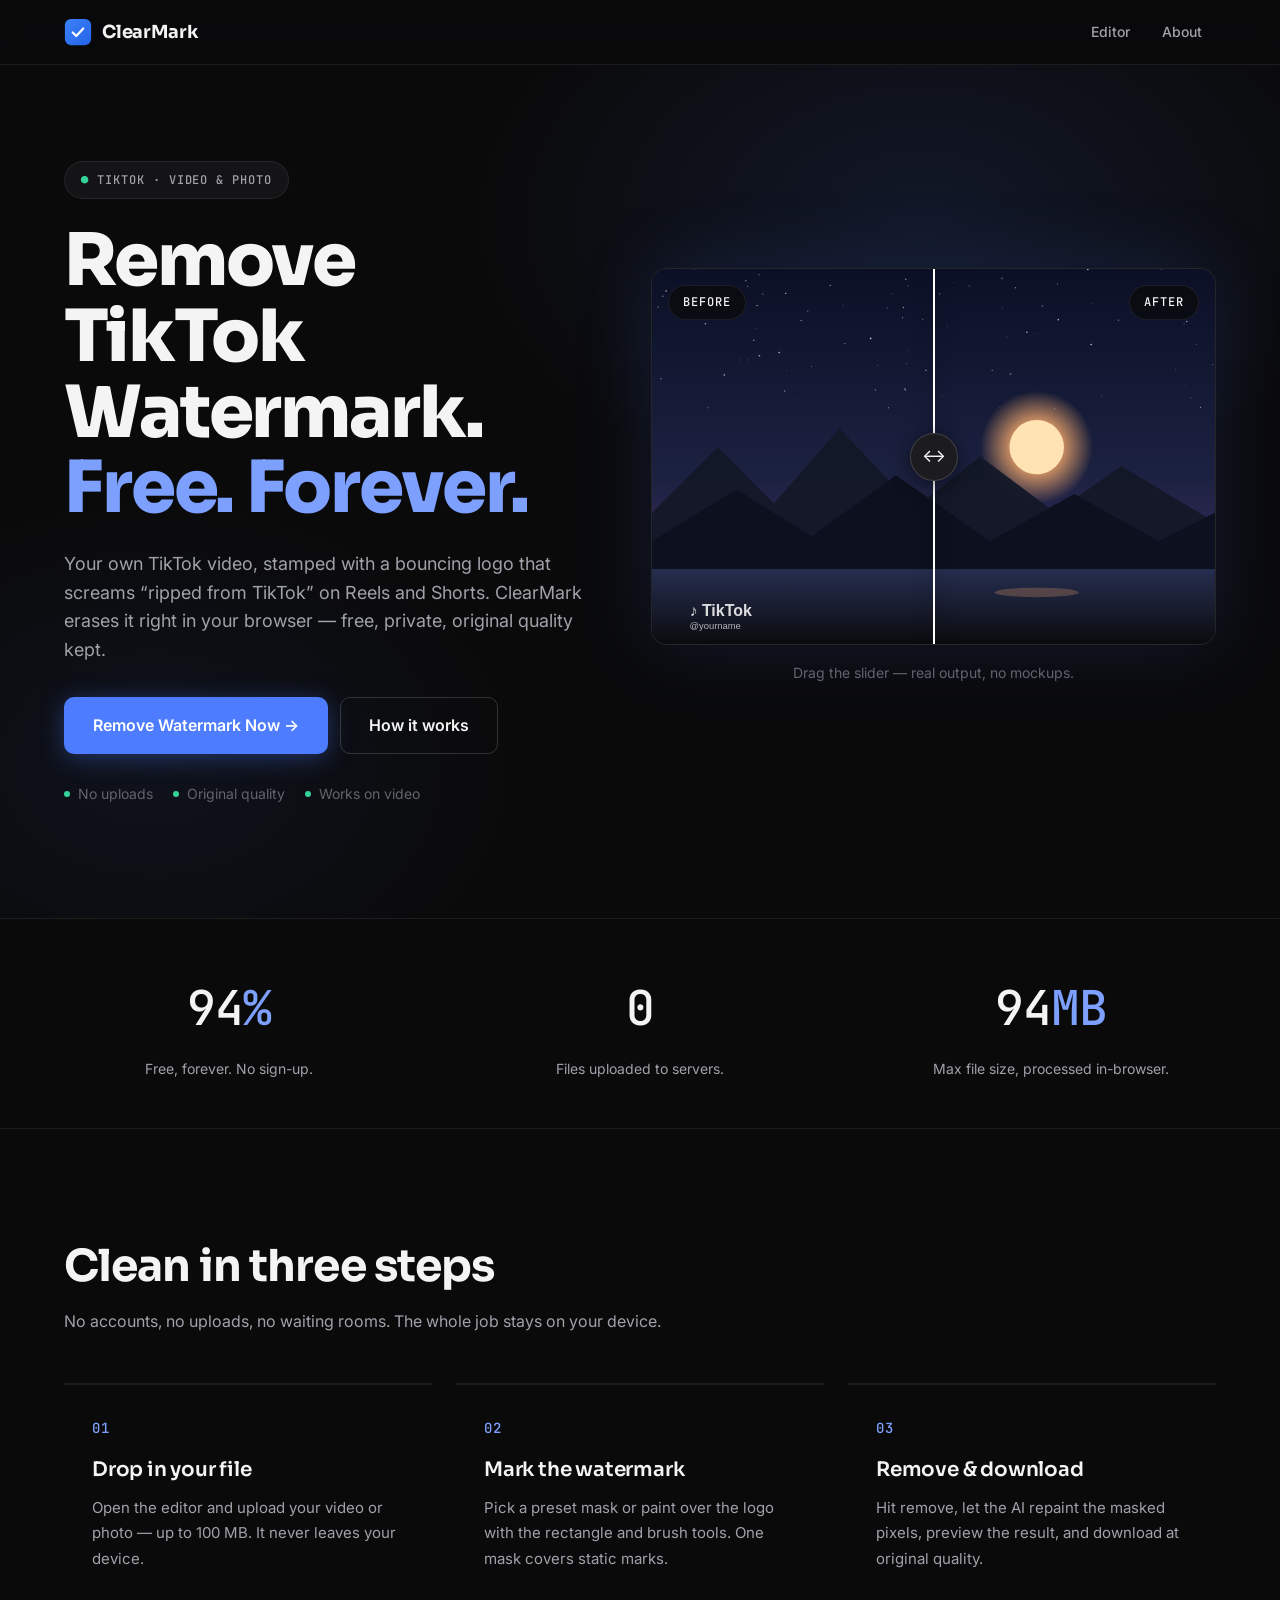
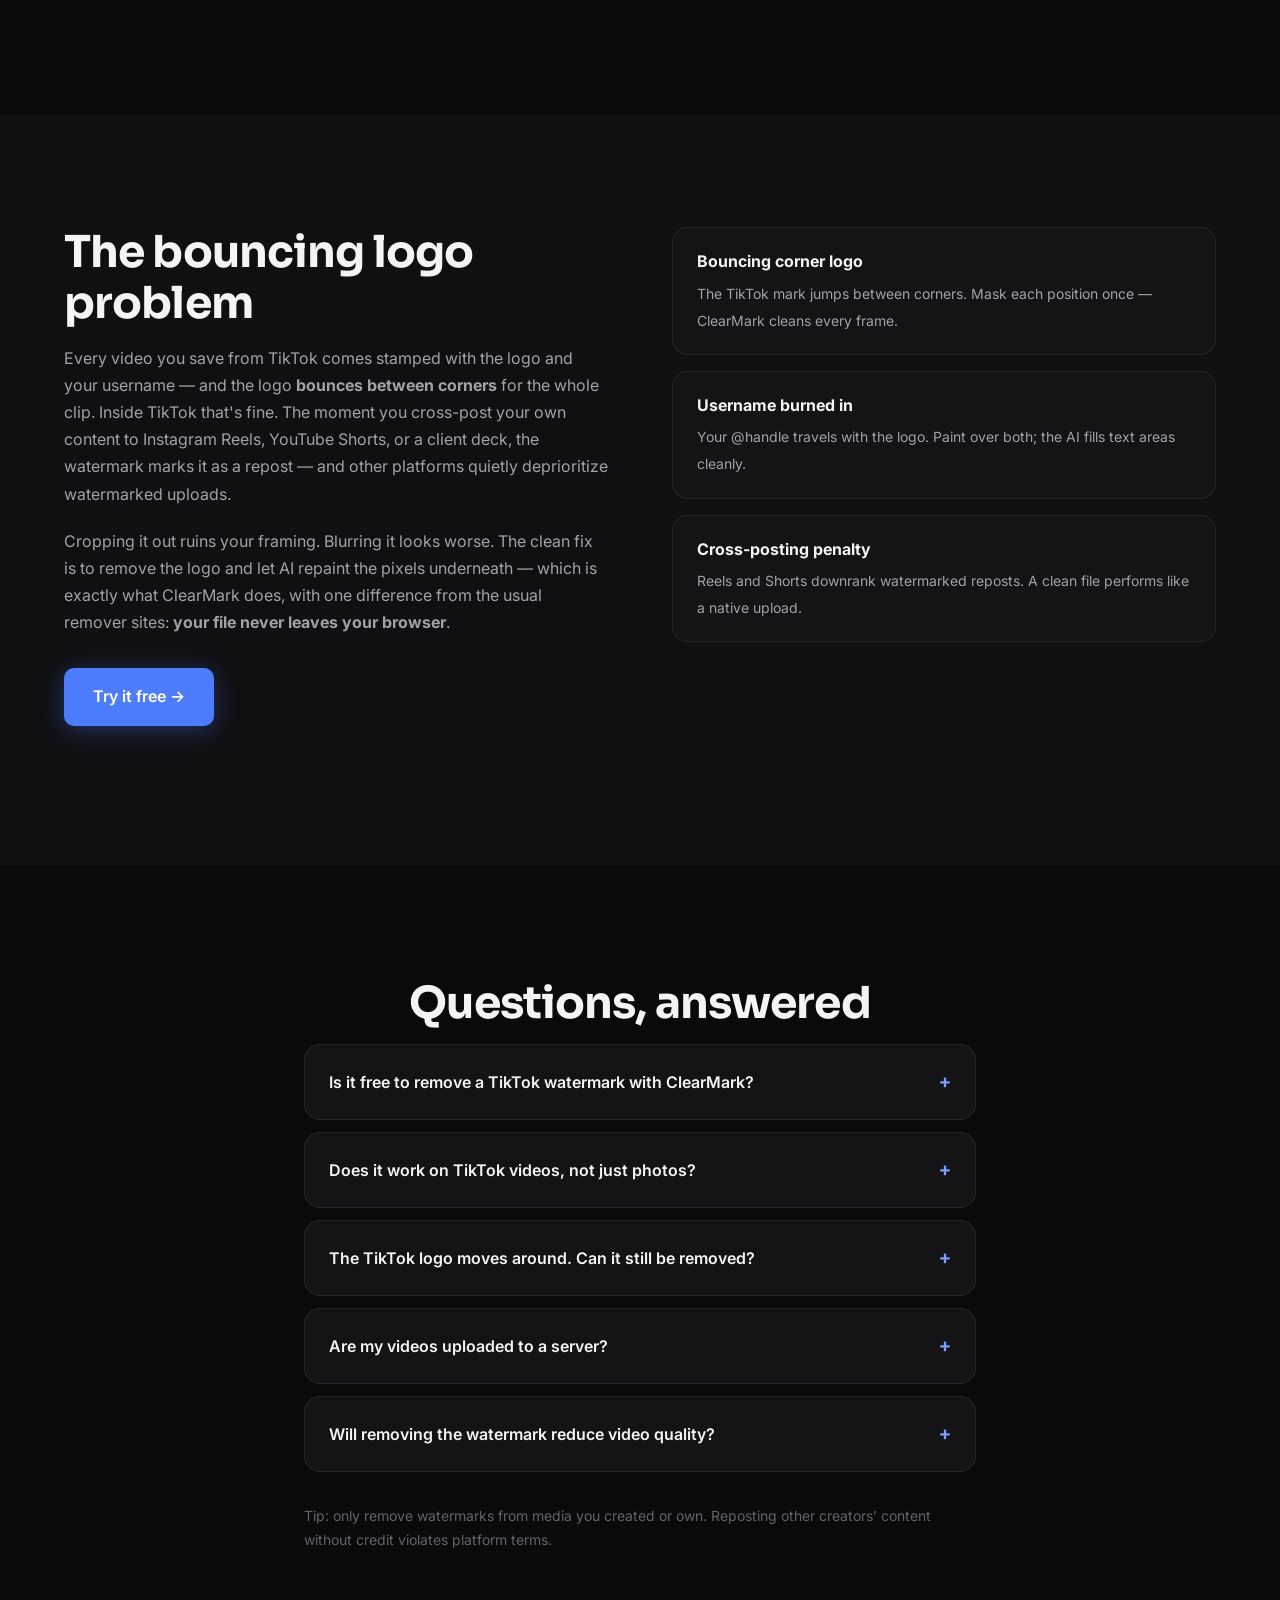
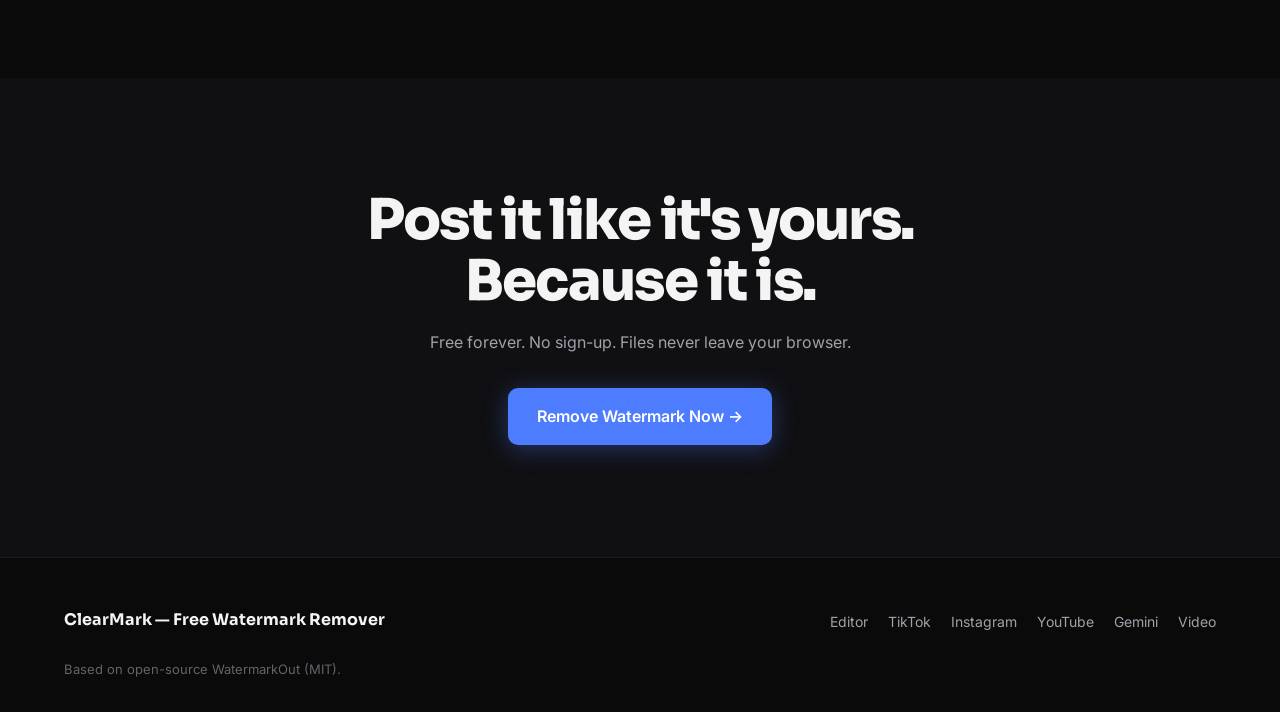
<file: tiktok-watermark-remover.html>
<!doctype html>
<html lang="en">
<head>
  <meta charset="utf-8">
  <meta name="viewport" content="width=device-width, initial-scale=1">
  <title>Remove TikTok Watermark Free Online — ClearMark</title>
  <meta name="description" content="Remove the TikTok watermark from your own videos and photos free, online, no sign-up. ClearMark erases the bouncing TikTok logo in your browser — private, no uploads, original quality kept.">
  <meta name="keywords" content="remove tiktok watermark, tiktok watermark remover, remove tiktok watermark free, tiktok watermark remover online free, remove watermark from tiktok video">
  <meta name="robots" content="index, follow">
  <link rel="canonical" href="https://clearmark.example.com/tiktok-watermark-remover.html">
  <meta name="theme-color" content="#0A0A0B">
  <meta property="og:type" content="article">
  <meta property="og:title" content="Remove TikTok Watermark Free Online — ClearMark">
  <meta property="og:description" content="Erase the TikTok watermark from your own videos & photos in your browser. Free, private, no sign-up.">
  <meta property="og:url" content="https://clearmark.example.com/tiktok-watermark-remover.html">
  <meta property="og:site_name" content="ClearMark">
  
  <link rel="icon" type="image/svg+xml" href="assets/logo-icon.svg">
  <script type="application/ld+json">
{
    "@context": "https://schema.org",
    "@type": "FAQPage",
    "mainEntity": [
      {
        "@type": "Question",
        "name": "Is it free to remove a TikTok watermark with ClearMark?",
        "acceptedAnswer": { "@type": "Answer", "text": "Yes, completely free with no sign-up. ClearMark runs entirely in your browser, so there are no server costs to pass on to you." }
      },
      {
        "@type": "Question",
        "name": "Does it work on TikTok videos, not just photos?",
        "acceptedAnswer": { "@type": "Answer", "text": "Yes. Upload an MP4, MOV or WebM clip and ClearMark removes the watermark frame by frame, keeping the original resolution, frame rate and audio." }
      },
      {
        "@type": "Question",
        "name": "The TikTok logo moves around. Can it still be removed?",
        "acceptedAnswer": { "@type": "Answer", "text": "The TikTok watermark bounces between corners. Draw a mask over each position (or process corner by corner) and the AI inpainting fills each area cleanly." }
      },
      {
        "@type": "Question",
        "name": "Are my videos uploaded to a server?",
        "acceptedAnswer": { "@type": "Answer", "text": "No. Everything runs locally in your browser tab using WebAssembly. Your files never leave your device." }
      },
      {
        "@type": "Question",
        "name": "Will removing the watermark reduce video quality?",
        "acceptedAnswer": { "@type": "Answer", "text": "No. Only the masked watermark area is repainted by the AI; every other pixel stays byte-identical to your original file." }
      }
    ]
  }
  </script>
<link rel="preconnect" href="https://fonts.googleapis.com">
<link rel="preconnect" href="https://fonts.gstatic.com" crossorigin>
<link href="https://fonts.googleapis.com/css2?family=Sora:wght@700;800&family=Inter:wght@400;500;600&family=JetBrains+Mono:wght@500&display=swap" rel="stylesheet">
  <link rel="stylesheet" href="css/tokens.css">
  <link rel="stylesheet" href="css/landing.css">
</head>
<body>
  <header class="site-header">
    <div class="container">
      <a class="brand" href="index.html"><img src="assets/logo-icon.svg" alt="ClearMark logo">ClearMark</a>
      <nav class="site-nav"><a href="index.html">Editor</a><a href="about.html">About</a></nav>
    </div>
  </header>

  <main>
    <!-- 1 · HERO -->
    <section class="hero">
      <div class="hero-glow"></div>
      <div class="container hero-grid">
        <div class="hero-copy">
          <span class="eyebrow"><span class="ok-dot">&#9679;</span>TIKTOK &middot; VIDEO &amp; PHOTO</span>
          <h1>Remove TikTok Watermark. <span class="accent">Free. Forever.</span></h1>
          <p class="hero-sub">Your own TikTok video, stamped with a bouncing logo that screams &ldquo;ripped from TikTok&rdquo; on Reels and Shorts. ClearMark erases it right in your browser &mdash; free, private, original quality kept.</p>
          <div class="cta-row">
            <a class="btn btn-primary" href="index.html">Remove Watermark Now &rarr;</a>
            <a class="btn btn-ghost" href="#how">How it works</a>
          </div>
          <p class="trust-row">
            <span class="t"><span class="dot"></span>No uploads</span>
            <span class="t"><span class="dot"></span>Original quality</span>
            <span class="t"><span class="dot"></span>Works on video</span>
          </p>
        </div>
        <div class="hero-visual">
          <div class="compare" data-compare style="--pos:50%">
            <img src="assets/compare-tiktok-after.svg" alt="Watermark removed with ClearMark" draggable="false">
            <div class="compare-before">
              <img src="assets/compare-tiktok-before.svg" alt="Original with watermark" draggable="false">
            </div>
            <span class="compare-tag tag-before">BEFORE</span>
            <span class="compare-tag tag-after">AFTER</span>
            <div class="compare-handle"><div class="compare-knob">&#8596;</div></div>
            <input type="range" class="compare-range" min="0" max="100" value="50" aria-label="Drag to compare before and after">
          </div>
          <p class="compare-caption">Drag the slider &mdash; real output, no mockups.</p>
        </div>
      </div>
    </section>

    <!-- 2 · TRUST BAR -->
    <section class="trustbar">
      <div class="container trustbar-grid">
        <div class="stat reveal"><div class="stat-num"><span data-count="100">0</span><span class="suffix">%</span></div><p class="stat-label">Free, forever. No sign-up.</p></div>
        <div class="stat reveal" style="--d:80ms"><div class="stat-num"><span data-count="0">0</span></div><p class="stat-label">Files uploaded to servers.</p></div>
        <div class="stat reveal" style="--d:160ms"><div class="stat-num"><span data-count="100">0</span><span class="suffix">MB</span></div><p class="stat-label">Max file size, processed in-browser.</p></div>
      </div>
    </section>

    <!-- 3 · HOW IT WORKS -->
    <section class="section" id="how">
      <div class="container">
        <h2 class="section-title reveal">Clean in three steps</h2>
        <p class="section-sub reveal" style="--d:80ms">No accounts, no uploads, no waiting rooms. The whole job stays on your device.</p>
        <div class="steps-grid">
          <div class="step reveal"><span class="step-no">01</span><h3>Drop in your file</h3><p>Open the editor and upload your video or photo &mdash; up to 100&nbsp;MB. It never leaves your device.</p></div>
          <div class="step reveal" style="--d:80ms"><span class="step-no">02</span><h3>Mark the watermark</h3><p>Pick a preset mask or paint over the logo with the rectangle and brush tools. One mask covers static marks.</p></div>
          <div class="step reveal" style="--d:160ms"><span class="step-no">03</span><h3>Remove &amp; download</h3><p>Hit remove, let the AI repaint the masked pixels, preview the result, and download at original quality.</p></div>
        </div>
      </div>
    </section>

    <!-- ADSTERRA 300x250: paste banner code here (below the fold, after section 3) -->
    <div class="ad-slot" style="min-height:250px;max-width:340px;margin:0 auto 64px;"></div>

    <!-- 4 · PAIN -->
    <section class="section alt">
      <div class="container pain-grid">
        <div class="pain-copy">
          <h2 class="section-title reveal">The bouncing logo problem</h2>
          <p class="reveal" style="--d:0ms">Every video you save from TikTok comes stamped with the logo and your username &mdash; and the logo <strong>bounces between corners</strong> for the whole clip. Inside TikTok that's fine. The moment you cross-post your own content to Instagram Reels, YouTube Shorts, or a client deck, the watermark marks it as a repost &mdash; and other platforms quietly deprioritize watermarked uploads.</p><p class="reveal" style="--d:80ms">Cropping it out ruins your framing. Blurring it looks worse. The clean fix is to remove the logo and let AI repaint the pixels underneath &mdash; which is exactly what ClearMark does, with one difference from the usual remover sites: <strong>your file never leaves your browser</strong>.</p>
          <div class="cta-row reveal" style="--d:160ms; margin-top:32px;">
            <a class="btn btn-primary" href="index.html">Try it free &rarr;</a>
          </div>
        </div>
        <ul class="pain-list">
<li class="reveal" style="--d:0ms"><strong>Bouncing corner logo</strong><span>The TikTok mark jumps between corners. Mask each position once &mdash; ClearMark cleans every frame.</span></li>
        <li class="reveal" style="--d:80ms"><strong>Username burned in</strong><span>Your @handle travels with the logo. Paint over both; the AI fills text areas cleanly.</span></li>
        <li class="reveal" style="--d:160ms"><strong>Cross-posting penalty</strong><span>Reels and Shorts downrank watermarked reposts. A clean file performs like a native upload.</span></li>
        </ul>
      </div>
    </section>

    <!-- 5 · FAQ -->
    <section class="section">
      <div class="container prose">
        <h2 class="section-title reveal center">Questions, answered</h2>
        <div class="faq-list">
      <details class="reveal" style="--d:0ms">
        <summary>Is it free to remove a TikTok watermark with ClearMark?</summary>
        <div class="faq-a"><p>Yes, completely free with no sign-up. ClearMark runs entirely in your browser, so there are no server costs to pass on to you.</p></div>
      </details>
      <details class="reveal" style="--d:80ms">
        <summary>Does it work on TikTok videos, not just photos?</summary>
        <div class="faq-a"><p>Yes. Upload an MP4, MOV or WebM clip and ClearMark removes the watermark frame by frame, keeping the original resolution, frame rate and audio.</p></div>
      </details>
      <details class="reveal" style="--d:160ms">
        <summary>The TikTok logo moves around. Can it still be removed?</summary>
        <div class="faq-a"><p>The TikTok watermark bounces between corners. Draw a mask over each position (or process corner by corner) and the AI inpainting fills each area cleanly.</p></div>
      </details>
      <details class="reveal" style="--d:240ms">
        <summary>Are my videos uploaded to a server?</summary>
        <div class="faq-a"><p>No. Everything runs locally in your browser tab using WebAssembly. Your files never leave your device.</p></div>
      </details>
      <details class="reveal" style="--d:320ms">
        <summary>Will removing the watermark reduce video quality?</summary>
        <div class="faq-a"><p>No. Only the masked watermark area is repainted by the AI; every other pixel stays byte-identical to your original file.</p></div>
      </details>
        </div>
        <p class="tip-note reveal">Tip: only remove watermarks from media you created or own. Reposting other creators&rsquo; content without credit violates platform terms.</p>
      </div>
    </section>

    <!-- 6 · FINAL CTA -->
    <section class="section alt final-cta">
      <div class="container prose">
        <h2 class="reveal">Post it like it's yours. Because it is.</h2>
        <p class="reveal" style="--d:80ms">Free forever. No sign-up. Files never leave your browser.</p>
        <div class="reveal" style="--d:160ms"><a class="btn btn-primary" href="index.html">Remove Watermark Now &rarr;</a></div>
      </div>
    </section>
  </main>

  <!-- 7 · FOOTER -->
  <footer class="site-footer">
    <div class="container footer-grid">
      <div>
        <span class="footer-brand">ClearMark &mdash; Free Watermark Remover</span>
        <p class="footer-note">Based on open-source WatermarkOut (MIT).</p>
      </div>
      <nav class="footer-links">
      <a href="index.html">Editor</a>
      <a href="tiktok-watermark-remover.html">TikTok</a>
      <a href="instagram-watermark-remover.html">Instagram</a>
      <a href="youtube-watermark-remover.html">YouTube</a>
      <a href="gemini-watermark-remover.html">Gemini</a>
      <a href="video-watermark-remover.html">Video</a>
      </nav>
    </div>
  </footer>

  <!-- ADSTERRA social bar: paste script here -->

<script>
(function(){
  // Reveal on scroll — 0.6s cubic-bezier(.16,1,.3,1), stagger via --d
  var io = new IntersectionObserver(function(es){
    es.forEach(function(e){ if(e.isIntersecting){ e.target.classList.add('in'); io.unobserve(e.target); } });
  }, {threshold: 0.12, rootMargin: '0px 0px -8% 0px'});
  document.querySelectorAll('.reveal').forEach(function(el){ io.observe(el); });

  // Count-up numbers
  var cio = new IntersectionObserver(function(es){
    es.forEach(function(e){
      if(!e.isIntersecting) return;
      cio.unobserve(e.target);
      var el = e.target, target = parseFloat(el.dataset.count), t0 = null;
      function tick(t){
        if(!t0) t0 = t;
        var p = Math.min((t - t0) / 1200, 1), ease = 1 - Math.pow(1 - p, 3);
        el.firstChild.nodeValue = Math.round(target * ease);
        if(p < 1) requestAnimationFrame(tick);
      }
      requestAnimationFrame(tick);
    });
  }, {threshold: 0.4});
  document.querySelectorAll('[data-count]').forEach(function(el){ cio.observe(el); });

  // Before/After compare sliders
  document.querySelectorAll('[data-compare]').forEach(function(box){
    var range = box.querySelector('.compare-range');
    range.addEventListener('input', function(){
      box.style.setProperty('--pos', range.value + '%');
    });
  });
})();
</script>

</body>
</html>
</file>
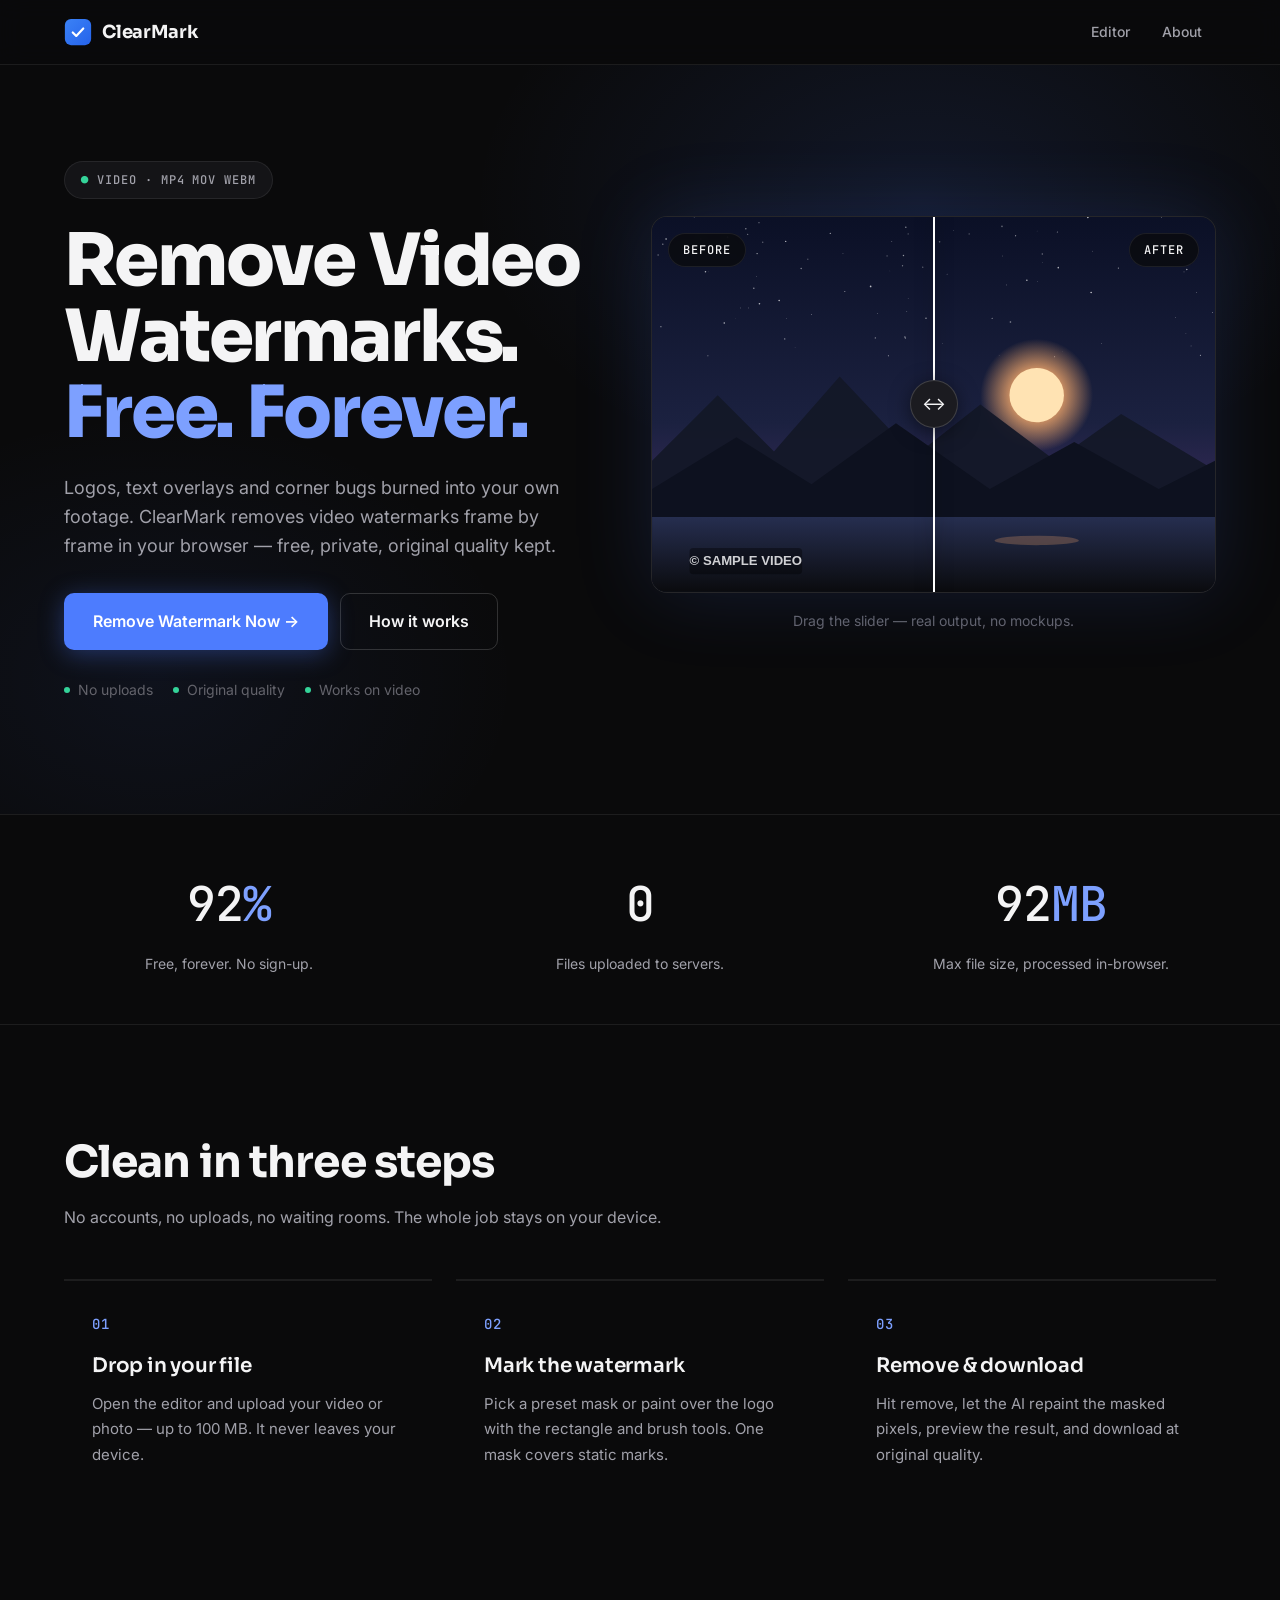
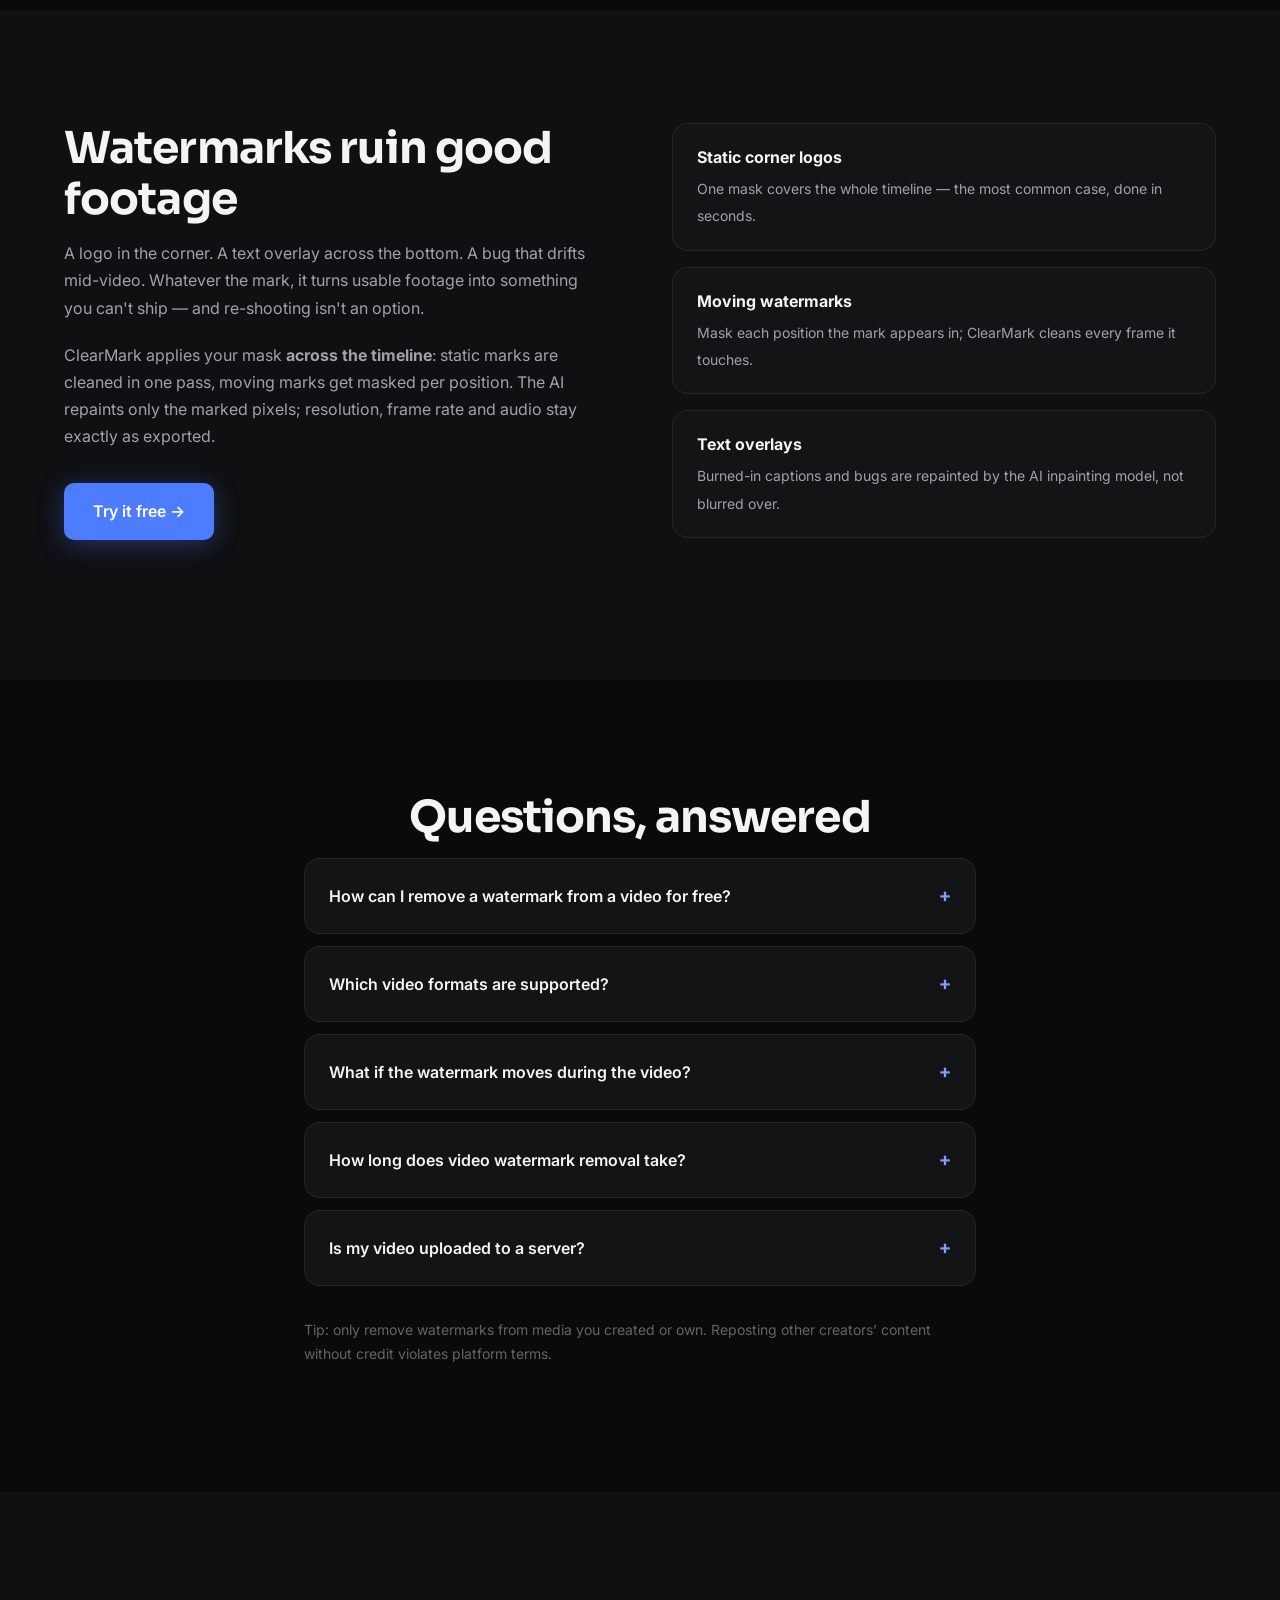
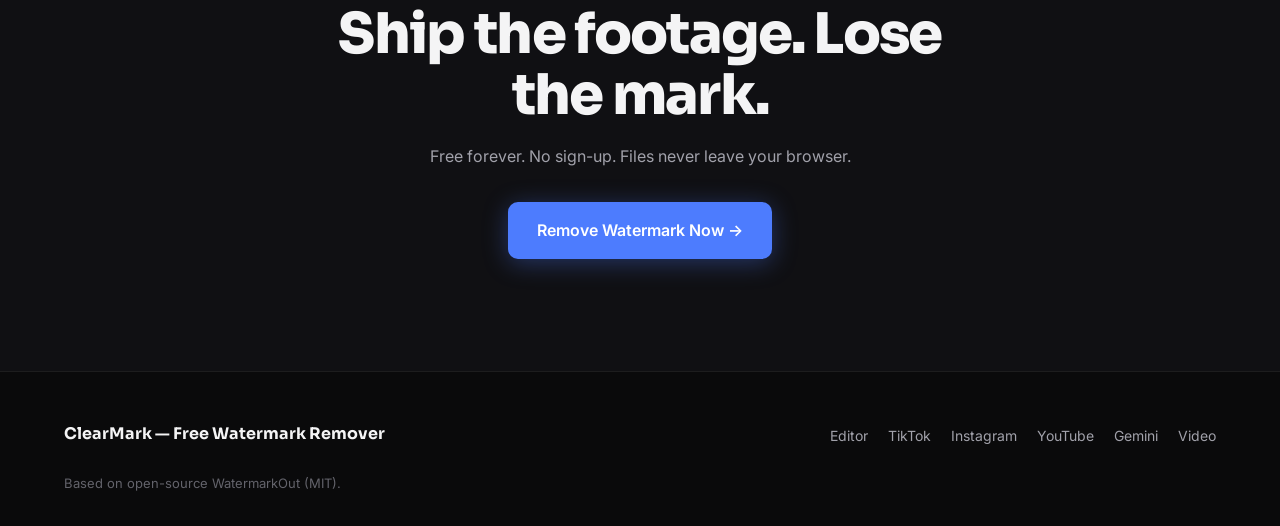
<file: video-watermark-remover.html>
<!doctype html>
<html lang="en">
<head>
  <meta charset="utf-8">
  <meta name="viewport" content="width=device-width, initial-scale=1">
  <title>Remove Watermark from Video Free Online — ClearMark</title>
  <meta name="description" content="Remove watermarks from your own videos free, online, no sign-up. ClearMark erases logos and text overlays frame by frame in your browser — MP4, MOV, WebM. Private, no uploads, original quality kept.">
  <meta name="keywords" content="remove watermark from video, video watermark remover, remove watermark from video free, video watermark remover online free, remove logo from video, ai video watermark remover">
  <meta name="robots" content="index, follow">
  <link rel="canonical" href="https://clearmark.example.com/video-watermark-remover.html">
  <meta name="theme-color" content="#0A0A0B">
  <meta property="og:type" content="article">
  <meta property="og:title" content="Remove Watermark from Video Free Online — ClearMark">
  <meta property="og:description" content="Erase watermarks from your own videos frame by frame in your browser. Free, private, no sign-up.">
  <meta property="og:url" content="https://clearmark.example.com/video-watermark-remover.html">
  <meta property="og:site_name" content="ClearMark">
  
  <link rel="icon" type="image/svg+xml" href="assets/logo-icon.svg">
  <script type="application/ld+json">
{
    "@context": "https://schema.org",
    "@type": "FAQPage",
    "mainEntity": [
      {
        "@type": "Question",
        "name": "How can I remove a watermark from a video for free?",
        "acceptedAnswer": { "@type": "Answer", "text": "Upload your MP4, MOV or WebM to ClearMark, mask the watermark area, and let the AI repaint it frame by frame. Free, no sign-up, processed in your browser." }
      },
      {
        "@type": "Question",
        "name": "Which video formats are supported?",
        "acceptedAnswer": { "@type": "Answer", "text": "MP4, MOV and WebM up to 100 MB. The cleaned video keeps the original resolution, frame rate and audio." }
      },
      {
        "@type": "Question",
        "name": "What if the watermark moves during the video?",
        "acceptedAnswer": { "@type": "Answer", "text": "Mask each position where the watermark appears. ClearMark applies your masks across the timeline and cleans every frame." }
      },
      {
        "@type": "Question",
        "name": "How long does video watermark removal take?",
        "acceptedAnswer": { "@type": "Answer", "text": "It depends on video length and your device — short clips finish in under a minute. Processing runs on your own hardware via WebAssembly/WebGPU." }
      },
      {
        "@type": "Question",
        "name": "Is my video uploaded to a server?",
        "acceptedAnswer": { "@type": "Answer", "text": "No. Everything runs locally in your browser tab. Your footage never leaves your device." }
      }
    ]
  }
  </script>
<link rel="preconnect" href="https://fonts.googleapis.com">
<link rel="preconnect" href="https://fonts.gstatic.com" crossorigin>
<link href="https://fonts.googleapis.com/css2?family=Sora:wght@700;800&family=Inter:wght@400;500;600&family=JetBrains+Mono:wght@500&display=swap" rel="stylesheet">
  <link rel="stylesheet" href="css/tokens.css">
  <link rel="stylesheet" href="css/landing.css">
</head>
<body>
  <header class="site-header">
    <div class="container">
      <a class="brand" href="index.html"><img src="assets/logo-icon.svg" alt="ClearMark logo">ClearMark</a>
      <nav class="site-nav"><a href="index.html">Editor</a><a href="about.html">About</a></nav>
    </div>
  </header>

  <main>
    <!-- 1 · HERO -->
    <section class="hero">
      <div class="hero-glow"></div>
      <div class="container hero-grid">
        <div class="hero-copy">
          <span class="eyebrow"><span class="ok-dot">&#9679;</span>VIDEO &middot; MP4 MOV WEBM</span>
          <h1>Remove Video Watermarks. <span class="accent">Free. Forever.</span></h1>
          <p class="hero-sub">Logos, text overlays and corner bugs burned into your own footage. ClearMark removes video watermarks frame by frame in your browser &mdash; free, private, original quality kept.</p>
          <div class="cta-row">
            <a class="btn btn-primary" href="index.html">Remove Watermark Now &rarr;</a>
            <a class="btn btn-ghost" href="#how">How it works</a>
          </div>
          <p class="trust-row">
            <span class="t"><span class="dot"></span>No uploads</span>
            <span class="t"><span class="dot"></span>Original quality</span>
            <span class="t"><span class="dot"></span>Works on video</span>
          </p>
        </div>
        <div class="hero-visual">
          <div class="compare" data-compare style="--pos:50%">
            <img src="assets/compare-video-after.svg" alt="Watermark removed with ClearMark" draggable="false">
            <div class="compare-before">
              <img src="assets/compare-video-before.svg" alt="Original with watermark" draggable="false">
            </div>
            <span class="compare-tag tag-before">BEFORE</span>
            <span class="compare-tag tag-after">AFTER</span>
            <div class="compare-handle"><div class="compare-knob">&#8596;</div></div>
            <input type="range" class="compare-range" min="0" max="100" value="50" aria-label="Drag to compare before and after">
          </div>
          <p class="compare-caption">Drag the slider &mdash; real output, no mockups.</p>
        </div>
      </div>
    </section>

    <!-- 2 · TRUST BAR -->
    <section class="trustbar">
      <div class="container trustbar-grid">
        <div class="stat reveal"><div class="stat-num"><span data-count="100">0</span><span class="suffix">%</span></div><p class="stat-label">Free, forever. No sign-up.</p></div>
        <div class="stat reveal" style="--d:80ms"><div class="stat-num"><span data-count="0">0</span></div><p class="stat-label">Files uploaded to servers.</p></div>
        <div class="stat reveal" style="--d:160ms"><div class="stat-num"><span data-count="100">0</span><span class="suffix">MB</span></div><p class="stat-label">Max file size, processed in-browser.</p></div>
      </div>
    </section>

    <!-- 3 · HOW IT WORKS -->
    <section class="section" id="how">
      <div class="container">
        <h2 class="section-title reveal">Clean in three steps</h2>
        <p class="section-sub reveal" style="--d:80ms">No accounts, no uploads, no waiting rooms. The whole job stays on your device.</p>
        <div class="steps-grid">
          <div class="step reveal"><span class="step-no">01</span><h3>Drop in your file</h3><p>Open the editor and upload your video or photo &mdash; up to 100&nbsp;MB. It never leaves your device.</p></div>
          <div class="step reveal" style="--d:80ms"><span class="step-no">02</span><h3>Mark the watermark</h3><p>Pick a preset mask or paint over the logo with the rectangle and brush tools. One mask covers static marks.</p></div>
          <div class="step reveal" style="--d:160ms"><span class="step-no">03</span><h3>Remove &amp; download</h3><p>Hit remove, let the AI repaint the masked pixels, preview the result, and download at original quality.</p></div>
        </div>
      </div>
    </section>

    <!-- ADSTERRA 300x250: paste banner code here (below the fold, after section 3) -->
    <div class="ad-slot" style="min-height:250px;max-width:340px;margin:0 auto 64px;"></div>

    <!-- 4 · PAIN -->
    <section class="section alt">
      <div class="container pain-grid">
        <div class="pain-copy">
          <h2 class="section-title reveal">Watermarks ruin good footage</h2>
          <p class="reveal" style="--d:0ms">A logo in the corner. A text overlay across the bottom. A bug that drifts mid-video. Whatever the mark, it turns usable footage into something you can't ship &mdash; and re-shooting isn't an option.</p><p class="reveal" style="--d:80ms">ClearMark applies your mask <strong>across the timeline</strong>: static marks are cleaned in one pass, moving marks get masked per position. The AI repaints only the marked pixels; resolution, frame rate and audio stay exactly as exported.</p>
          <div class="cta-row reveal" style="--d:160ms; margin-top:32px;">
            <a class="btn btn-primary" href="index.html">Try it free &rarr;</a>
          </div>
        </div>
        <ul class="pain-list">
<li class="reveal" style="--d:0ms"><strong>Static corner logos</strong><span>One mask covers the whole timeline &mdash; the most common case, done in seconds.</span></li>
        <li class="reveal" style="--d:80ms"><strong>Moving watermarks</strong><span>Mask each position the mark appears in; ClearMark cleans every frame it touches.</span></li>
        <li class="reveal" style="--d:160ms"><strong>Text overlays</strong><span>Burned-in captions and bugs are repainted by the AI inpainting model, not blurred over.</span></li>
        </ul>
      </div>
    </section>

    <!-- 5 · FAQ -->
    <section class="section">
      <div class="container prose">
        <h2 class="section-title reveal center">Questions, answered</h2>
        <div class="faq-list">
      <details class="reveal" style="--d:0ms">
        <summary>How can I remove a watermark from a video for free?</summary>
        <div class="faq-a"><p>Upload your MP4, MOV or WebM to ClearMark, mask the watermark area, and let the AI repaint it frame by frame. Free, no sign-up, processed in your browser.</p></div>
      </details>
      <details class="reveal" style="--d:80ms">
        <summary>Which video formats are supported?</summary>
        <div class="faq-a"><p>MP4, MOV and WebM up to 100 MB. The cleaned video keeps the original resolution, frame rate and audio.</p></div>
      </details>
      <details class="reveal" style="--d:160ms">
        <summary>What if the watermark moves during the video?</summary>
        <div class="faq-a"><p>Mask each position where the watermark appears. ClearMark applies your masks across the timeline and cleans every frame.</p></div>
      </details>
      <details class="reveal" style="--d:240ms">
        <summary>How long does video watermark removal take?</summary>
        <div class="faq-a"><p>It depends on video length and your device — short clips finish in under a minute. Processing runs on your own hardware via WebAssembly/WebGPU.</p></div>
      </details>
      <details class="reveal" style="--d:320ms">
        <summary>Is my video uploaded to a server?</summary>
        <div class="faq-a"><p>No. Everything runs locally in your browser tab. Your footage never leaves your device.</p></div>
      </details>
        </div>
        <p class="tip-note reveal">Tip: only remove watermarks from media you created or own. Reposting other creators&rsquo; content without credit violates platform terms.</p>
      </div>
    </section>

    <!-- 6 · FINAL CTA -->
    <section class="section alt final-cta">
      <div class="container prose">
        <h2 class="reveal">Ship the footage. Lose the mark.</h2>
        <p class="reveal" style="--d:80ms">Free forever. No sign-up. Files never leave your browser.</p>
        <div class="reveal" style="--d:160ms"><a class="btn btn-primary" href="index.html">Remove Watermark Now &rarr;</a></div>
      </div>
    </section>
  </main>

  <!-- 7 · FOOTER -->
  <footer class="site-footer">
    <div class="container footer-grid">
      <div>
        <span class="footer-brand">ClearMark &mdash; Free Watermark Remover</span>
        <p class="footer-note">Based on open-source WatermarkOut (MIT).</p>
      </div>
      <nav class="footer-links">
      <a href="index.html">Editor</a>
      <a href="tiktok-watermark-remover.html">TikTok</a>
      <a href="instagram-watermark-remover.html">Instagram</a>
      <a href="youtube-watermark-remover.html">YouTube</a>
      <a href="gemini-watermark-remover.html">Gemini</a>
      <a href="video-watermark-remover.html">Video</a>
      </nav>
    </div>
  </footer>

  <!-- ADSTERRA social bar: paste script here -->

<script>
(function(){
  // Reveal on scroll — 0.6s cubic-bezier(.16,1,.3,1), stagger via --d
  var io = new IntersectionObserver(function(es){
    es.forEach(function(e){ if(e.isIntersecting){ e.target.classList.add('in'); io.unobserve(e.target); } });
  }, {threshold: 0.12, rootMargin: '0px 0px -8% 0px'});
  document.querySelectorAll('.reveal').forEach(function(el){ io.observe(el); });

  // Count-up numbers
  var cio = new IntersectionObserver(function(es){
    es.forEach(function(e){
      if(!e.isIntersecting) return;
      cio.unobserve(e.target);
      var el = e.target, target = parseFloat(el.dataset.count), t0 = null;
      function tick(t){
        if(!t0) t0 = t;
        var p = Math.min((t - t0) / 1200, 1), ease = 1 - Math.pow(1 - p, 3);
        el.firstChild.nodeValue = Math.round(target * ease);
        if(p < 1) requestAnimationFrame(tick);
      }
      requestAnimationFrame(tick);
    });
  }, {threshold: 0.4});
  document.querySelectorAll('[data-count]').forEach(function(el){ cio.observe(el); });

  // Before/After compare sliders
  document.querySelectorAll('[data-compare]').forEach(function(box){
    var range = box.querySelector('.compare-range');
    range.addEventListener('input', function(){
      box.style.setProperty('--pos', range.value + '%');
    });
  });
})();
</script>

</body>
</html>
</file>
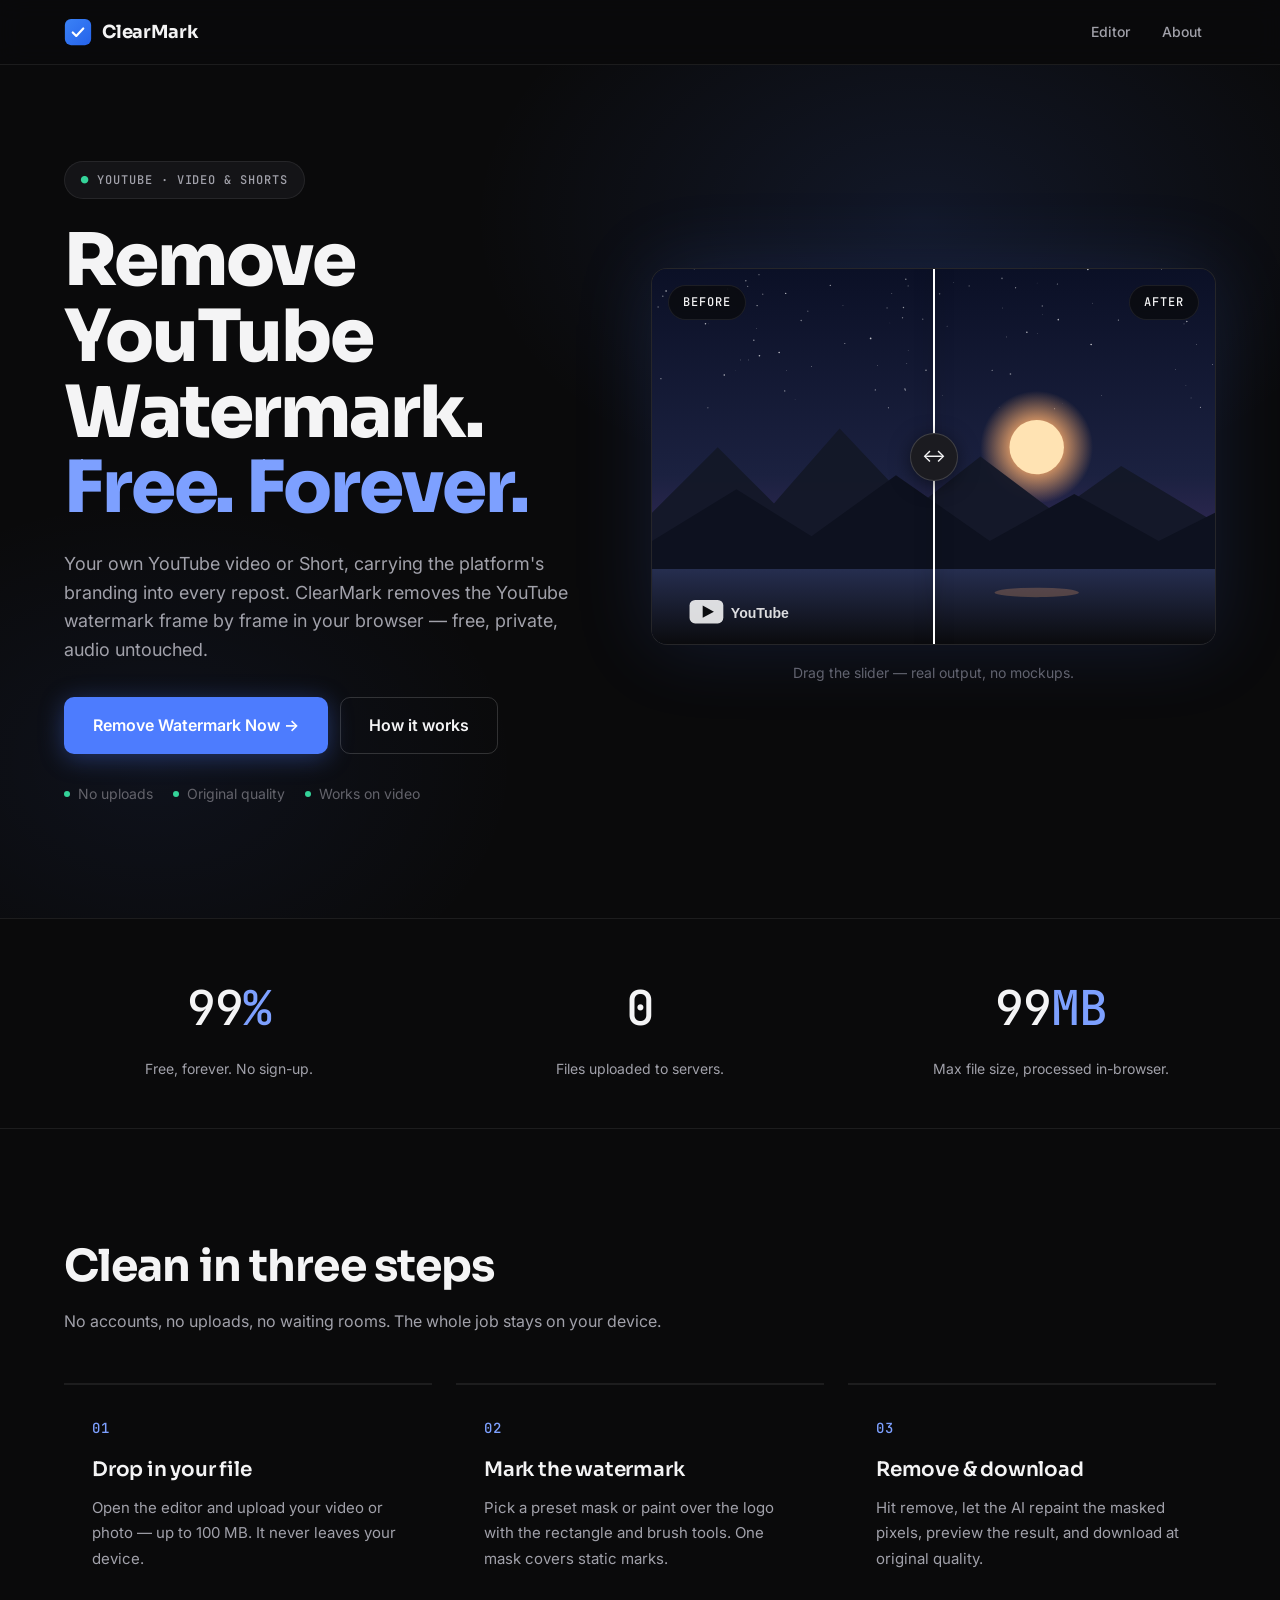
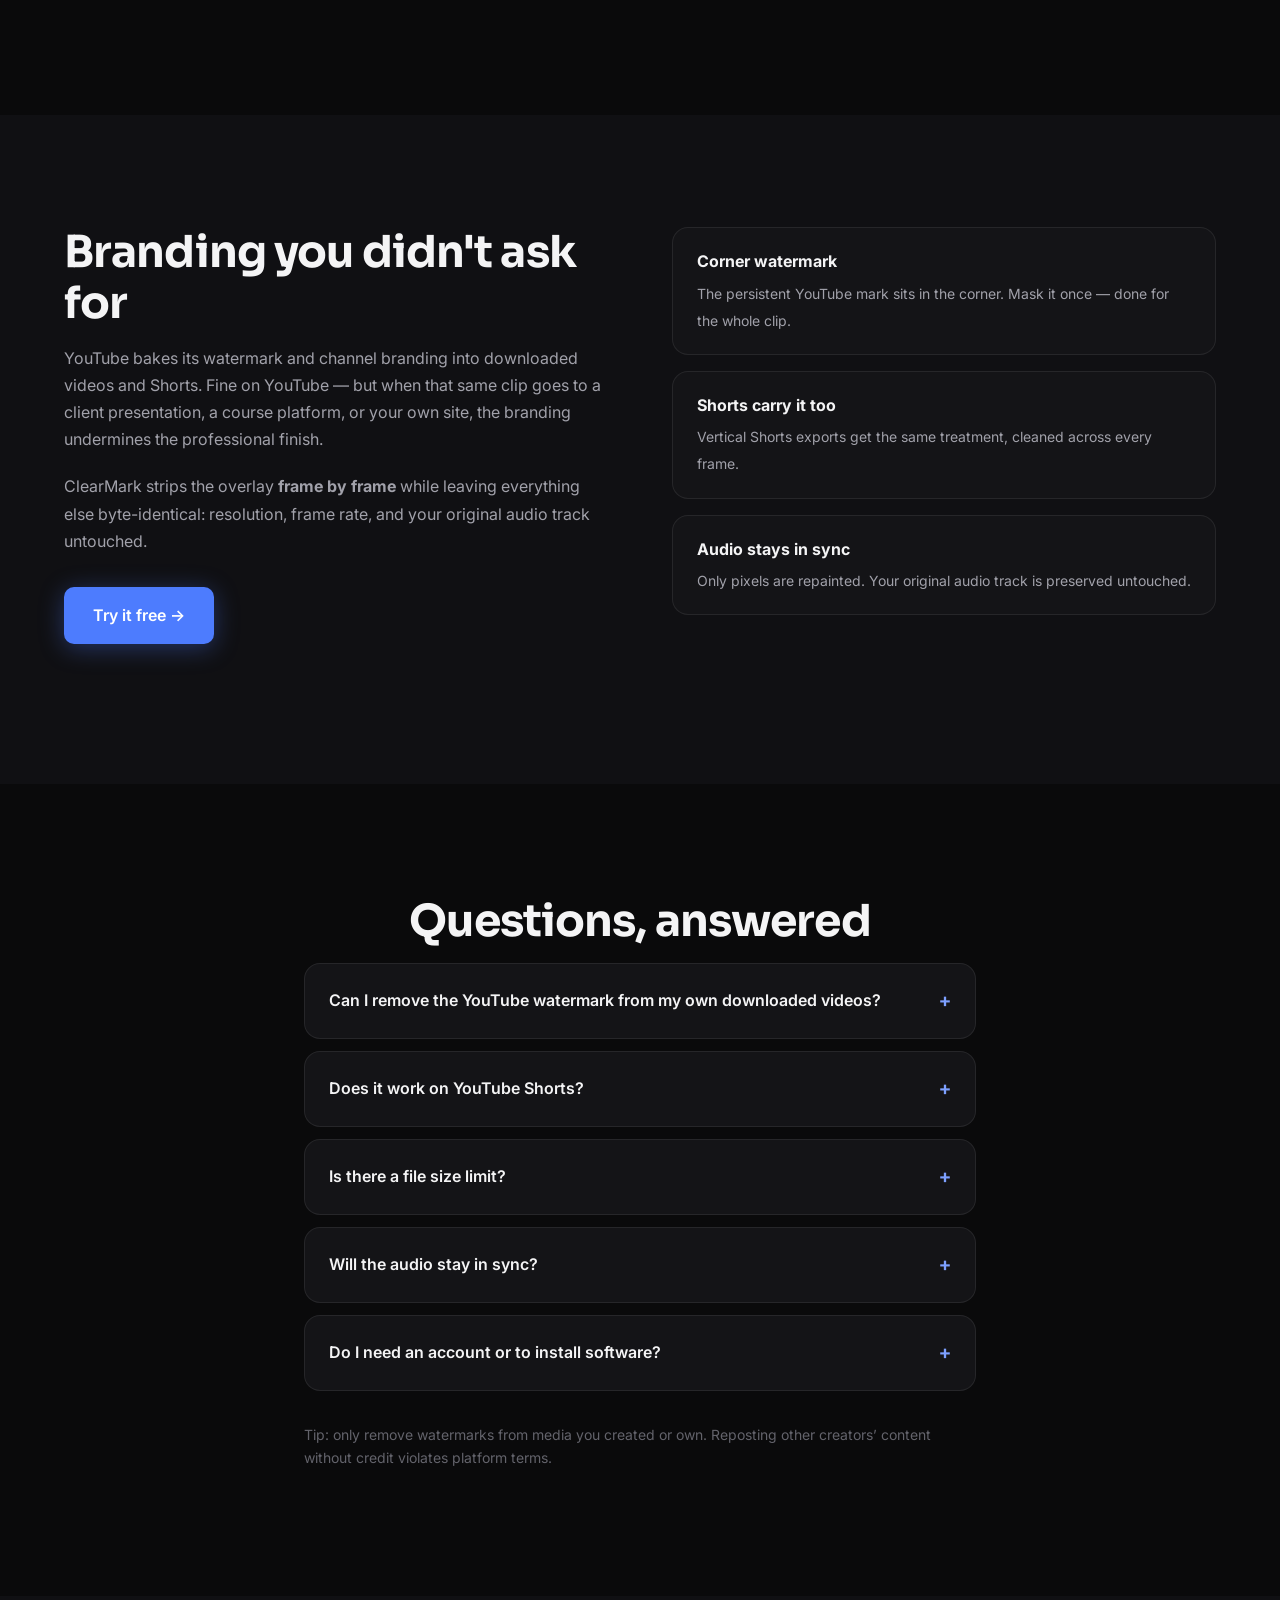
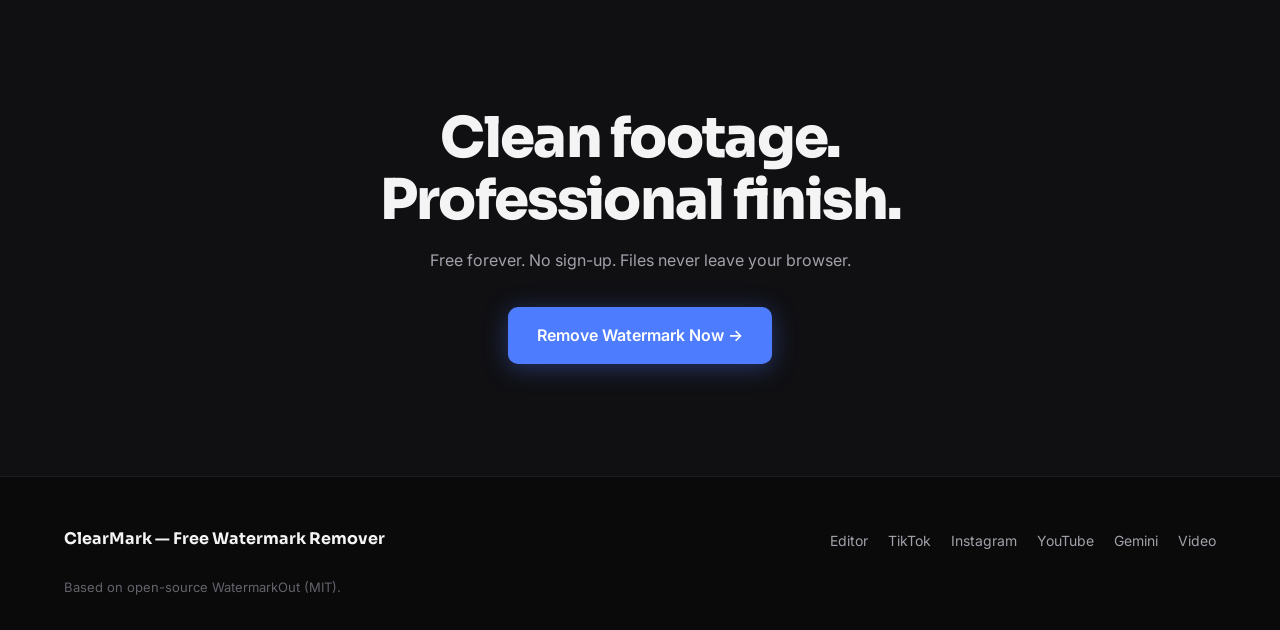
<file: youtube-watermark-remover.html>
<!doctype html>
<html lang="en">
<head>
  <meta charset="utf-8">
  <meta name="viewport" content="width=device-width, initial-scale=1">
  <title>Remove YouTube Watermark Free Online — ClearMark</title>
  <meta name="description" content="Remove the YouTube watermark from your own videos free, online, no sign-up. ClearMark erases the YouTube logo and branding overlays in your browser — private, no uploads, original quality kept.">
  <meta name="keywords" content="remove youtube watermark, youtube watermark remover, remove youtube watermark free, remove watermark from youtube video, youtube shorts watermark remover online free">
  <meta name="robots" content="index, follow">
  <link rel="canonical" href="https://clearmark.example.com/youtube-watermark-remover.html">
  <meta name="theme-color" content="#0A0A0B">
  <meta property="og:type" content="article">
  <meta property="og:title" content="Remove YouTube Watermark Free Online — ClearMark">
  <meta property="og:description" content="Erase the YouTube watermark from your own videos in your browser. Free, private, no sign-up.">
  <meta property="og:url" content="https://clearmark.example.com/youtube-watermark-remover.html">
  <meta property="og:site_name" content="ClearMark">
  
  <link rel="icon" type="image/svg+xml" href="assets/logo-icon.svg">
  <script type="application/ld+json">
{
    "@context": "https://schema.org",
    "@type": "FAQPage",
    "mainEntity": [
      {
        "@type": "Question",
        "name": "Can I remove the YouTube watermark from my own downloaded videos?",
        "acceptedAnswer": { "@type": "Answer", "text": "Yes. Upload your MP4, MOV or WebM file to ClearMark, mask the YouTube logo or branding overlay, and download the cleaned video at original quality." }
      },
      {
        "@type": "Question",
        "name": "Does it work on YouTube Shorts?",
        "acceptedAnswer": { "@type": "Answer", "text": "Yes. Shorts carry the same corner watermark — mask it once and ClearMark cleans it across every frame." }
      },
      {
        "@type": "Question",
        "name": "Is there a file size limit?",
        "acceptedAnswer": { "@type": "Answer", "text": "Files up to 100 MB are supported. For best results use the original export rather than a re-compressed copy." }
      },
      {
        "@type": "Question",
        "name": "Will the audio stay in sync?",
        "acceptedAnswer": { "@type": "Answer", "text": "Yes. ClearMark preserves the original audio track untouched while only the watermarked pixels are repainted." }
      },
      {
        "@type": "Question",
        "name": "Do I need an account or to install software?",
        "acceptedAnswer": { "@type": "Answer", "text": "Neither. It runs in your browser with no sign-up, and works offline after the first visit." }
      }
    ]
  }
  </script>
<link rel="preconnect" href="https://fonts.googleapis.com">
<link rel="preconnect" href="https://fonts.gstatic.com" crossorigin>
<link href="https://fonts.googleapis.com/css2?family=Sora:wght@700;800&family=Inter:wght@400;500;600&family=JetBrains+Mono:wght@500&display=swap" rel="stylesheet">
  <link rel="stylesheet" href="css/tokens.css">
  <link rel="stylesheet" href="css/landing.css">
</head>
<body>
  <header class="site-header">
    <div class="container">
      <a class="brand" href="index.html"><img src="assets/logo-icon.svg" alt="ClearMark logo">ClearMark</a>
      <nav class="site-nav"><a href="index.html">Editor</a><a href="about.html">About</a></nav>
    </div>
  </header>

  <main>
    <!-- 1 · HERO -->
    <section class="hero">
      <div class="hero-glow"></div>
      <div class="container hero-grid">
        <div class="hero-copy">
          <span class="eyebrow"><span class="ok-dot">&#9679;</span>YOUTUBE &middot; VIDEO &amp; SHORTS</span>
          <h1>Remove YouTube Watermark. <span class="accent">Free. Forever.</span></h1>
          <p class="hero-sub">Your own YouTube video or Short, carrying the platform's branding into every repost. ClearMark removes the YouTube watermark frame by frame in your browser &mdash; free, private, audio untouched.</p>
          <div class="cta-row">
            <a class="btn btn-primary" href="index.html">Remove Watermark Now &rarr;</a>
            <a class="btn btn-ghost" href="#how">How it works</a>
          </div>
          <p class="trust-row">
            <span class="t"><span class="dot"></span>No uploads</span>
            <span class="t"><span class="dot"></span>Original quality</span>
            <span class="t"><span class="dot"></span>Works on video</span>
          </p>
        </div>
        <div class="hero-visual">
          <div class="compare" data-compare style="--pos:50%">
            <img src="assets/compare-youtube-after.svg" alt="Watermark removed with ClearMark" draggable="false">
            <div class="compare-before">
              <img src="assets/compare-youtube-before.svg" alt="Original with watermark" draggable="false">
            </div>
            <span class="compare-tag tag-before">BEFORE</span>
            <span class="compare-tag tag-after">AFTER</span>
            <div class="compare-handle"><div class="compare-knob">&#8596;</div></div>
            <input type="range" class="compare-range" min="0" max="100" value="50" aria-label="Drag to compare before and after">
          </div>
          <p class="compare-caption">Drag the slider &mdash; real output, no mockups.</p>
        </div>
      </div>
    </section>

    <!-- 2 · TRUST BAR -->
    <section class="trustbar">
      <div class="container trustbar-grid">
        <div class="stat reveal"><div class="stat-num"><span data-count="100">0</span><span class="suffix">%</span></div><p class="stat-label">Free, forever. No sign-up.</p></div>
        <div class="stat reveal" style="--d:80ms"><div class="stat-num"><span data-count="0">0</span></div><p class="stat-label">Files uploaded to servers.</p></div>
        <div class="stat reveal" style="--d:160ms"><div class="stat-num"><span data-count="100">0</span><span class="suffix">MB</span></div><p class="stat-label">Max file size, processed in-browser.</p></div>
      </div>
    </section>

    <!-- 3 · HOW IT WORKS -->
    <section class="section" id="how">
      <div class="container">
        <h2 class="section-title reveal">Clean in three steps</h2>
        <p class="section-sub reveal" style="--d:80ms">No accounts, no uploads, no waiting rooms. The whole job stays on your device.</p>
        <div class="steps-grid">
          <div class="step reveal"><span class="step-no">01</span><h3>Drop in your file</h3><p>Open the editor and upload your video or photo &mdash; up to 100&nbsp;MB. It never leaves your device.</p></div>
          <div class="step reveal" style="--d:80ms"><span class="step-no">02</span><h3>Mark the watermark</h3><p>Pick a preset mask or paint over the logo with the rectangle and brush tools. One mask covers static marks.</p></div>
          <div class="step reveal" style="--d:160ms"><span class="step-no">03</span><h3>Remove &amp; download</h3><p>Hit remove, let the AI repaint the masked pixels, preview the result, and download at original quality.</p></div>
        </div>
      </div>
    </section>

    <!-- ADSTERRA 300x250: paste banner code here (below the fold, after section 3) -->
    <div class="ad-slot" style="min-height:250px;max-width:340px;margin:0 auto 64px;"></div>

    <!-- 4 · PAIN -->
    <section class="section alt">
      <div class="container pain-grid">
        <div class="pain-copy">
          <h2 class="section-title reveal">Branding you didn't ask for</h2>
          <p class="reveal" style="--d:0ms">YouTube bakes its watermark and channel branding into downloaded videos and Shorts. Fine on YouTube &mdash; but when that same clip goes to a client presentation, a course platform, or your own site, the branding undermines the professional finish.</p><p class="reveal" style="--d:80ms">ClearMark strips the overlay <strong>frame by frame</strong> while leaving everything else byte-identical: resolution, frame rate, and your original audio track untouched.</p>
          <div class="cta-row reveal" style="--d:160ms; margin-top:32px;">
            <a class="btn btn-primary" href="index.html">Try it free &rarr;</a>
          </div>
        </div>
        <ul class="pain-list">
<li class="reveal" style="--d:0ms"><strong>Corner watermark</strong><span>The persistent YouTube mark sits in the corner. Mask it once &mdash; done for the whole clip.</span></li>
        <li class="reveal" style="--d:80ms"><strong>Shorts carry it too</strong><span>Vertical Shorts exports get the same treatment, cleaned across every frame.</span></li>
        <li class="reveal" style="--d:160ms"><strong>Audio stays in sync</strong><span>Only pixels are repainted. Your original audio track is preserved untouched.</span></li>
        </ul>
      </div>
    </section>

    <!-- 5 · FAQ -->
    <section class="section">
      <div class="container prose">
        <h2 class="section-title reveal center">Questions, answered</h2>
        <div class="faq-list">
      <details class="reveal" style="--d:0ms">
        <summary>Can I remove the YouTube watermark from my own downloaded videos?</summary>
        <div class="faq-a"><p>Yes. Upload your MP4, MOV or WebM file to ClearMark, mask the YouTube logo or branding overlay, and download the cleaned video at original quality.</p></div>
      </details>
      <details class="reveal" style="--d:80ms">
        <summary>Does it work on YouTube Shorts?</summary>
        <div class="faq-a"><p>Yes. Shorts carry the same corner watermark — mask it once and ClearMark cleans it across every frame.</p></div>
      </details>
      <details class="reveal" style="--d:160ms">
        <summary>Is there a file size limit?</summary>
        <div class="faq-a"><p>Files up to 100 MB are supported. For best results use the original export rather than a re-compressed copy.</p></div>
      </details>
      <details class="reveal" style="--d:240ms">
        <summary>Will the audio stay in sync?</summary>
        <div class="faq-a"><p>Yes. ClearMark preserves the original audio track untouched while only the watermarked pixels are repainted.</p></div>
      </details>
      <details class="reveal" style="--d:320ms">
        <summary>Do I need an account or to install software?</summary>
        <div class="faq-a"><p>Neither. It runs in your browser with no sign-up, and works offline after the first visit.</p></div>
      </details>
        </div>
        <p class="tip-note reveal">Tip: only remove watermarks from media you created or own. Reposting other creators&rsquo; content without credit violates platform terms.</p>
      </div>
    </section>

    <!-- 6 · FINAL CTA -->
    <section class="section alt final-cta">
      <div class="container prose">
        <h2 class="reveal">Clean footage. Professional finish.</h2>
        <p class="reveal" style="--d:80ms">Free forever. No sign-up. Files never leave your browser.</p>
        <div class="reveal" style="--d:160ms"><a class="btn btn-primary" href="index.html">Remove Watermark Now &rarr;</a></div>
      </div>
    </section>
  </main>

  <!-- 7 · FOOTER -->
  <footer class="site-footer">
    <div class="container footer-grid">
      <div>
        <span class="footer-brand">ClearMark &mdash; Free Watermark Remover</span>
        <p class="footer-note">Based on open-source WatermarkOut (MIT).</p>
      </div>
      <nav class="footer-links">
      <a href="index.html">Editor</a>
      <a href="tiktok-watermark-remover.html">TikTok</a>
      <a href="instagram-watermark-remover.html">Instagram</a>
      <a href="youtube-watermark-remover.html">YouTube</a>
      <a href="gemini-watermark-remover.html">Gemini</a>
      <a href="video-watermark-remover.html">Video</a>
      </nav>
    </div>
  </footer>

  <!-- ADSTERRA social bar: paste script here -->

<script>
(function(){
  // Reveal on scroll — 0.6s cubic-bezier(.16,1,.3,1), stagger via --d
  var io = new IntersectionObserver(function(es){
    es.forEach(function(e){ if(e.isIntersecting){ e.target.classList.add('in'); io.unobserve(e.target); } });
  }, {threshold: 0.12, rootMargin: '0px 0px -8% 0px'});
  document.querySelectorAll('.reveal').forEach(function(el){ io.observe(el); });

  // Count-up numbers
  var cio = new IntersectionObserver(function(es){
    es.forEach(function(e){
      if(!e.isIntersecting) return;
      cio.unobserve(e.target);
      var el = e.target, target = parseFloat(el.dataset.count), t0 = null;
      function tick(t){
        if(!t0) t0 = t;
        var p = Math.min((t - t0) / 1200, 1), ease = 1 - Math.pow(1 - p, 3);
        el.firstChild.nodeValue = Math.round(target * ease);
        if(p < 1) requestAnimationFrame(tick);
      }
      requestAnimationFrame(tick);
    });
  }, {threshold: 0.4});
  document.querySelectorAll('[data-count]').forEach(function(el){ cio.observe(el); });

  // Before/After compare sliders
  document.querySelectorAll('[data-compare]').forEach(function(box){
    var range = box.querySelector('.compare-range');
    range.addEventListener('input', function(){
      box.style.setProperty('--pos', range.value + '%');
    });
  });
})();
</script>

</body>
</html>
</file>
<file: css/app.css>
/* ClearMark — Design System
   Dark editorial, brand accent #4D7CFE, Sora + Inter + JetBrains Mono.
   Tokens aligned with css/tokens.css (DESIGN_STANDARD.md §2). */

/* === Tokens === */
:root {
  --bg-base:        #0A0A0B;
  --bg-card:        #141417;
  --bg-surface:     #1B1B20;
  --bg-hover:       #1B1B20;
  --bg-elevated:    #141417;

  --border:         rgba(255,255,255,0.08);
  --border-focus:   rgba(255,255,255,0.16);
  --border-accent:  #4D7CFE;

  --text-primary:   #F4F4F5;
  --text-secondary: #A1A1AA;
  --text-muted:     #63636B;
  --text-accent:    #7DA0FF;

  --accent:         #4D7CFE;
  --accent-light:   #7DA0FF;
  --accent-glow:    rgba(77, 124, 254, 0.15);

  --success:        #4ade80;
  --warning:        #fb923c;
  --error:          #f87171;
  --info:           #60a5fa;

  --radius-sm: 4px;
  --radius-md: 8px;
  --radius-lg: 12px;
  --radius-xl: 16px;

  --shadow-sm: 0 1px 2px rgba(0,0,0,0.5);
  --shadow-md: 0 4px 16px rgba(0,0,0,0.4);
  --shadow-glow: 0 0 24px rgba(124, 58, 237, 0.25);

  --topbar-h: 56px;
  --sidebar-w: 300px;
  --toolbar-h: 48px;
}

/* === Reset === */
*, *::before, *::after { box-sizing: border-box; }
html, body { margin: 0; padding: 0; }
html { color-scheme: dark; }
body {
  font-family: 'Inter', 'Segoe UI', system-ui, sans-serif;
  background: var(--bg-base);
  color: var(--text-primary);
  min-height: 100vh;
  font-size: 14px;
  line-height: 1.5;
  -webkit-font-smoothing: antialiased;
  text-rendering: optimizeLegibility;
  overflow-x: hidden;
}
button { font-family: inherit; cursor: pointer; }
a { color: var(--text-accent); text-decoration: none; }
a:hover { color: var(--accent-light); text-decoration: underline; }
img { max-width: 100%; display: block; }
code, pre, .label, .badge, .filename, .meta, .tag {
  font-family: 'JetBrains Mono', 'Courier New', monospace;
}
h1, h2, h3, .dropzone-title, .brand-name {
  font-family: 'Sora', 'Inter', system-ui, sans-serif;
  letter-spacing: -0.02em;
}

/* Subtle grain overlay */
body::before {
  content: '';
  position: fixed;
  inset: 0;
  background-image: url("data:image/svg+xml;utf8,<svg xmlns='http://www.w3.org/2000/svg' width='100' height='100'><filter id='n'><feTurbulence type='fractalNoise' baseFrequency='0.85' numOctaves='2' stitchTiles='stitch'/><feColorMatrix values='0 0 0 0 1 0 0 0 0 1 0 0 0 0 1 0 0 0 0.06 0'/></filter><rect width='100%25' height='100%25' filter='url(%23n)' opacity='0.5'/></svg>");
  opacity: 0.4;
  pointer-events: none;
  z-index: 9999;
  mix-blend-mode: screen;
}

/* === Topbar === */
.topbar {
  position: sticky;
  top: 0;
  z-index: 50;
  height: var(--topbar-h);
  display: flex;
  align-items: center;
  justify-content: space-between;
  padding: 0 20px;
  background: rgba(9, 9, 11, 0.85);
  backdrop-filter: blur(12px);
  -webkit-backdrop-filter: blur(12px);
  border-bottom: 1px solid var(--border);
}
.brand { display: flex; align-items: center; gap: 10px; }
.brand-icon { width: 26px; height: 26px; }
.brand-name {
  font-weight: 700;
  font-size: 17px;
  letter-spacing: -0.01em;
}
.topnav {
  display: flex;
  align-items: center;
  gap: 6px;
}
.nav-btn {
  display: inline-flex;
  align-items: center;
  padding: 6px 12px;
  background: transparent;
  border: 1px solid transparent;
  color: var(--text-secondary);
  border-radius: var(--radius-md);
  font-size: 13px;
  font-family: inherit;
  text-decoration: none;
  transition: all 0.15s;
}
.nav-btn:hover {
  color: var(--text-primary);
  background: var(--bg-surface);
}
.nav-btn.active {
  color: var(--text-primary);
  border-color: var(--border);
  background: var(--bg-surface);
}
.status-pill {
  display: inline-flex;
  align-items: center;
  gap: 8px;
  padding: 4px 12px;
  border-radius: 9999px;
  background: var(--bg-surface);
  border: 1px solid var(--border);
  font-size: 11px;
  color: var(--text-secondary);
  font-family: 'JetBrains Mono', monospace;
}
.status-dot {
  width: 7px;
  height: 7px;
  border-radius: 50%;
  background: var(--text-muted);
  transition: background 0.2s;
}
.status-dot.ready { background: var(--success); box-shadow: 0 0 8px var(--success); }
.status-dot.busy  { background: var(--warning); box-shadow: 0 0 8px var(--warning); animation: pulse 1.2s infinite; }
.status-dot.error { background: var(--error); box-shadow: 0 0 8px var(--error); }

@keyframes pulse {
  0%, 100% { opacity: 1; }
  50% { opacity: 0.4; }
}

/* === Update banner === */
.update-banner {
  display: flex;
  align-items: center;
  gap: 12px;
  padding: 10px 20px;
  background: linear-gradient(90deg, var(--accent-glow), transparent);
  border-bottom: 1px solid var(--border-accent);
  font-size: 13px;
}
.update-banner span { flex: 1; }

/* === Layout =================================================
   On the editor page, the app fills the viewport — sidebar scrolls
   independently and the canvas is never cut off. Other pages
   (about.html, etc.) scroll normally. */
body.app-page,
body.app-page > html {
  height: 100%;
  overflow: hidden;
}
html { height: 100%; }
body.app-page { height: 100vh; overflow: hidden; }
.app-grid {
  display: grid;
  grid-template-columns: var(--sidebar-w) 1fr;
  height: calc(100vh - var(--topbar-h));
  overflow: hidden;
}
.sidebar {
  padding: 20px;
  border-right: 1px solid var(--border);
  display: flex;
  flex-direction: column;
  gap: 16px;
  background: var(--bg-base);
  overflow-y: auto;             /* Only the sidebar scrolls */
  overflow-x: hidden;
  scrollbar-width: thin;
  scrollbar-color: var(--bg-hover) transparent;
}
.sidebar::-webkit-scrollbar { width: 8px; }
.sidebar::-webkit-scrollbar-thumb { background: var(--bg-hover); border-radius: 4px; }
.sidebar::-webkit-scrollbar-track { background: transparent; }

.canvas-area {
  display: flex;
  flex-direction: column;
  min-height: 0;
  min-width: 0;
  padding: 20px;
  overflow: hidden;             /* Canvas never causes scroll */
}

/* === Card === */
.card {
  background: var(--bg-card);
  border: 1px solid var(--border);
  border-radius: var(--radius-lg);
  padding: 16px;
  animation: card-in 0.4s ease both;
}
@keyframes card-in {
  from { opacity: 0; transform: translateY(8px); }
  to   { opacity: 1; transform: translateY(0); }
}
.label {
  display: block;
  font-size: 10px;
  letter-spacing: 0.12em;
  color: var(--text-muted);
  margin: 0 0 8px 0;
  text-transform: uppercase;
}
.label:not(:first-child) { margin-top: 14px; }

.filename {
  margin: 0;
  font-size: 13px;
  font-weight: 500;
  word-break: break-all;
}
.meta-row {
  display: flex;
  gap: 10px;
  margin-top: 6px;
  margin-bottom: 12px;
}
.meta {
  font-size: 11px;
  color: var(--text-muted);
}

/* === Buttons === */
.btn-primary, .btn-ghost, .btn-danger {
  display: inline-flex;
  align-items: center;
  justify-content: center;
  gap: 8px;
  padding: 9px 16px;
  border-radius: var(--radius-md);
  font-size: 13px;
  font-weight: 500;
  font-family: inherit;
  cursor: pointer;
  border: 1px solid transparent;
  transition: all 0.15s;
  white-space: nowrap;
}
.btn-primary {
  background: var(--accent);
  border-color: var(--accent-light);
  color: #fff;
  box-shadow: 0 1px 0 rgba(255,255,255,0.1) inset;
}
.btn-primary:hover:not(:disabled) {
  background: var(--accent-light);
  box-shadow: var(--shadow-glow);
}
.btn-primary:disabled { opacity: 0.5; cursor: not-allowed; }

.btn-ghost {
  background: transparent;
  border-color: var(--border);
  color: var(--text-secondary);
}
.btn-ghost:hover:not(:disabled) {
  background: var(--bg-surface);
  color: var(--text-primary);
  border-color: var(--border-focus);
}
.btn-ghost:disabled { opacity: 0.4; cursor: not-allowed; }

.btn-danger {
  background: transparent;
  border-color: var(--error);
  color: var(--error);
}
.btn-danger:hover:not(:disabled) { background: rgba(248,113,113,0.1); }

.btn-full { width: 100%; }
.btn-sm { padding: 5px 10px; font-size: 12px; }
.btn-lg { padding: 12px 20px; font-size: 14px; }
.btn-icon { font-size: 14px; }

.actions { display: flex; flex-direction: column; gap: 10px; }

/* === Keyboard shortcuts hint === */
.shortcuts-hint {
  display: grid;
  grid-template-columns: repeat(2, 1fr);
  gap: 6px;
  font-size: 11px;
  color: var(--text-muted);
  padding: 12px 14px;
  background: var(--bg-card);
  border: 1px solid var(--border);
  border-radius: var(--radius-md);
}
.shortcuts-hint .label { grid-column: 1 / -1; margin: 0 0 4px; }
.shortcuts-hint .shortcut {
  display: flex;
  align-items: center;
  gap: 4px;
}
.shortcuts-hint kbd {
  display: inline-block;
  padding: 1px 5px;
  background: var(--bg-surface);
  border: 1px solid var(--border-focus);
  border-bottom-width: 2px;
  border-radius: 3px;
  font-family: 'JetBrains Mono', monospace;
  font-size: 10px;
  color: var(--text-primary);
  margin-right: 2px;
}

/* === Status card === */
.status-card {
  background: var(--bg-card);
  border: 1px solid var(--border);
  border-radius: var(--radius-lg);
  padding: 14px 16px;
  display: flex;
  flex-direction: column;
  gap: 8px;
}
.status-row-inline {
  display: flex;
  justify-content: space-between;
  align-items: center;
  gap: 8px;
  font-size: 12px;
}
.status-row-inline .label {
  margin: 0;
  font-size: 10px;
}
.status-mini {
  font-family: 'JetBrains Mono', monospace;
  font-size: 11px;
  color: var(--text-secondary);
  text-align: right;
}
.status-mini.ok { color: var(--success); }
.status-mini.warn { color: var(--warning); }
.status-mini.error { color: var(--error); }
.status-card .btn-ghost { margin-top: 4px; }

/* === Privacy note === */
.privacy-note {
  background: rgba(74, 222, 128, 0.06);
  border: 1px solid rgba(74, 222, 128, 0.2);
  padding: 10px 12px;
  border-radius: var(--radius-md);
  font-size: 12px;
  color: var(--success);
  text-align: center;
}
.privacy-note p { margin: 0; }

/* === Badge === */
.badge {
  display: inline-flex;
  align-items: center;
  padding: 2px 8px;
  border-radius: 9999px;
  font-size: 11px;
  letter-spacing: 0.05em;
  background: var(--accent-glow);
  border: 1px solid var(--border-accent);
  color: var(--text-accent);
  text-transform: uppercase;
}
.badge.success {
  background: rgba(74, 222, 128, 0.1);
  border-color: var(--success);
  color: var(--success);
}
.badge.warning {
  background: rgba(251, 146, 60, 0.1);
  border-color: var(--warning);
  color: var(--warning);
}

/* === Inputs === */
.radio-group {
  display: flex;
  flex-direction: column;
  gap: 4px;
}
.radio-group label {
  display: flex;
  align-items: center;
  gap: 8px;
  padding: 6px 8px;
  border-radius: var(--radius-md);
  font-size: 13px;
  cursor: pointer;
  transition: background 0.15s;
}
.radio-group label:hover { background: var(--bg-surface); }
.radio-group input[type="radio"] {
  appearance: none;
  width: 14px;
  height: 14px;
  border-radius: 50%;
  border: 1.5px solid var(--border-focus);
  margin: 0;
  position: relative;
  cursor: pointer;
}
.radio-group input[type="radio"]:checked {
  border-color: var(--accent-light);
}
.radio-group input[type="radio"]:checked::after {
  content: '';
  position: absolute;
  inset: 2px;
  border-radius: 50%;
  background: var(--accent-light);
}

.slider {
  -webkit-appearance: none;
  appearance: none;
  width: 100%;
  height: 4px;
  border-radius: 9999px;
  background: var(--bg-surface);
  outline: none;
  margin: 8px 0;
}
.slider::-webkit-slider-thumb {
  -webkit-appearance: none;
  width: 14px;
  height: 14px;
  border-radius: 50%;
  background: var(--accent-light);
  cursor: pointer;
  transition: transform 0.1s, box-shadow 0.15s;
}
.slider::-webkit-slider-thumb:hover {
  transform: scale(1.2);
  box-shadow: 0 0 0 4px var(--accent-glow);
}
.slider::-moz-range-thumb {
  width: 14px;
  height: 14px;
  border-radius: 50%;
  background: var(--accent-light);
  border: none;
  cursor: pointer;
}
.slider-sm { width: 120px; margin: 0; }
.slider-value {
  display: inline-block;
  font-family: 'JetBrains Mono', monospace;
  font-size: 11px;
  color: var(--text-muted);
}

.select {
  width: 100%;
  padding: 8px 10px;
  background: var(--bg-surface);
  border: 1px solid var(--border);
  border-radius: var(--radius-md);
  color: var(--text-primary);
  font-family: inherit;
  font-size: 13px;
  outline: none;
}
.select:focus {
  border-color: var(--border-accent);
  box-shadow: 0 0 0 3px var(--accent-glow);
}
.select-toolbar {
  width: auto;
  min-width: 180px;
  padding: 6px 10px;
  font-size: 12px;
}

/* === Dropzone === */
.dropzone {
  flex: 1;
  display: flex;
  align-items: center;
  justify-content: center;
  border: 2px dashed var(--border-focus);
  border-radius: var(--radius-xl);
  padding: 32px;
  cursor: pointer;
  position: relative;
  overflow: hidden;
  transition: all 0.2s;
  min-height: 400px;
}
.dropzone::before {
  content: '';
  position: absolute;
  inset: 0;
  background: radial-gradient(ellipse at center, var(--accent-glow) 0%, transparent 70%);
  opacity: 0;
  transition: opacity 0.3s;
}
.dropzone:hover::before,
.dropzone.drag-over::before { opacity: 1; }
.dropzone:hover {
  border-color: var(--border-accent);
}
.dropzone.drag-over {
  border-color: var(--accent-light);
  box-shadow: var(--shadow-glow);
}
.dropzone-inner {
  position: relative;
  z-index: 1;
  text-align: center;
  display: flex;
  flex-direction: column;
  align-items: center;
  gap: 14px;
}
.dropzone-icon {
  width: 56px;
  height: 56px;
  color: var(--accent-light);
  stroke: currentColor;
}
.dropzone-title {
  margin: 0;
  font-family: 'Sora', 'Inter', system-ui, sans-serif;
  font-size: clamp(28px, 4vw, 44px);
  font-weight: 800;
  line-height: 1.1;
  letter-spacing: -0.03em;
}
.dropzone-sub {
  margin: 0;
  color: var(--text-secondary);
  font-size: 15px;
}
.dropzone-privacy {
  margin: 4px 0 0;
  color: var(--text-muted);
  font-size: 13px;
  display: inline-flex;
  align-items: center;
  gap: 8px;
}
.dropzone-privacy .dot { width: 6px; height: 6px; border-radius: 50%; background: #34D399; }
.dropzone-formats {
  display: flex;
  flex-wrap: wrap;
  gap: 6px;
  justify-content: center;
}

/* === Editor === */
.editor {
  display: flex;
  flex-direction: column;
  flex: 1;
  gap: 12px;
  min-height: 0;
}
.toolbar {
  display: flex;
  align-items: center;
  gap: 8px;
  padding: 8px;
  background: var(--bg-card);
  border: 1px solid var(--border);
  border-radius: var(--radius-lg);
  flex-wrap: wrap;
}
.tool-btn {
  display: inline-flex;
  align-items: center;
  gap: 6px;
  padding: 7px 12px;
  background: transparent;
  border: 1px solid transparent;
  border-radius: var(--radius-md);
  color: var(--text-secondary);
  font-size: 13px;
  font-family: inherit;
  transition: all 0.15s;
}
.tool-btn:hover {
  background: var(--bg-surface);
  color: var(--text-primary);
}
.tool-btn.active {
  background: var(--accent-glow);
  border-color: var(--border-accent);
  color: var(--text-accent);
}
.tool-icon { font-size: 14px; }
.tool-label {
  font-family: 'JetBrains Mono', monospace;
  font-size: 11px;
  color: var(--text-muted);
  text-transform: uppercase;
}
.separator {
  width: 1px;
  height: 22px;
  background: var(--border);
  margin: 0 4px;
}

.stage {
  flex: 1;
  display: flex;
  align-items: center;
  justify-content: center;
  background:
    linear-gradient(45deg, var(--bg-card) 25%, transparent 25%),
    linear-gradient(-45deg, var(--bg-card) 25%, transparent 25%),
    linear-gradient(45deg, transparent 75%, var(--bg-card) 75%),
    linear-gradient(-45deg, transparent 75%, var(--bg-card) 75%);
  background-size: 20px 20px;
  background-position: 0 0, 0 10px, 10px -10px, -10px 0px;
  background-color: var(--bg-base);
  border: 1px solid var(--border);
  border-radius: var(--radius-lg);
  min-height: 0;
  overflow: hidden;
  position: relative;
}

/* BEFORE/AFTER label that floats on top of the video result */
.preview-label {
  position: absolute;
  top: 14px;
  left: 14px;
  z-index: 6;
  padding: 6px 14px;
  border-radius: 9999px;
  background: rgba(9, 9, 11, 0.85);
  border: 1px solid var(--border-accent);
  color: #fff;
  font-family: 'JetBrains Mono', monospace;
  font-size: 11px;
  letter-spacing: 0.08em;
  text-transform: uppercase;
  font-weight: 600;
  backdrop-filter: blur(8px);
  box-shadow: var(--shadow-md);
  pointer-events: none;
  animation: fade-in 0.2s ease;
}
.preview-label.after {
  border-color: var(--success);
  color: var(--success);
}
.preview-label.before {
  border-color: var(--text-muted);
  color: var(--text-secondary);
}

/* Stage hint — dark pill with bright text for high contrast */
.stage-hint {
  position: absolute;
  top: 14px;
  left: 50%;
  transform: translateX(-50%);
  background: rgba(9, 9, 11, 0.85);
  border: 1px solid var(--border-accent);
  color: #fff;
  padding: 8px 18px;
  border-radius: 9999px;
  font-size: 13px;
  font-weight: 500;
  pointer-events: none;
  animation: hint-bounce 2s ease-in-out infinite;
  z-index: 5;
  backdrop-filter: blur(10px);
  box-shadow: var(--shadow-md), 0 0 18px var(--accent-glow);
}
.stage-hint p { margin: 0; }
@keyframes hint-bounce {
  0%, 100% { transform: translateX(-50%) translateY(0); }
  50%      { transform: translateX(-50%) translateY(-4px); }
}

/* PROCESSING OVERLAY — huge, can't miss */
.processing-overlay {
  position: absolute;
  inset: 0;
  background: rgba(9, 9, 11, 0.85);
  backdrop-filter: blur(10px);
  display: flex;
  align-items: center;
  justify-content: center;
  z-index: 30;
  animation: fade-in 0.2s ease;
}
@keyframes fade-in {
  from { opacity: 0; }
  to   { opacity: 1; }
}
.processing-card {
  text-align: center;
  background: var(--bg-card);
  border: 1px solid var(--border-accent);
  border-radius: var(--radius-xl);
  padding: 32px 40px;
  min-width: 320px;
  box-shadow: var(--shadow-glow), var(--shadow-md);
  animation: card-pop 0.3s ease;
}
@keyframes card-pop {
  from { opacity: 0; transform: scale(0.92); }
  to   { opacity: 1; transform: scale(1); }
}
.spinner-large {
  width: 56px;
  height: 56px;
  margin: 0 auto 18px;
  border: 4px solid var(--bg-surface);
  border-top-color: var(--accent-light);
  border-right-color: var(--accent);
  border-radius: 50%;
  animation: spin 0.8s linear infinite;
  box-shadow: 0 0 24px var(--accent-glow);
}
@keyframes spin {
  to { transform: rotate(360deg); }
}
.processing-card h3 {
  margin: 0 0 6px;
  font-size: 18px;
  font-weight: 700;
}
.processing-sub {
  margin: 0 0 18px;
  font-size: 13px;
  color: var(--text-secondary);
}
.processing-card .progress-track {
  height: 8px;
  margin-bottom: 10px;
}
.processing-stage {
  margin: 0;
  font-family: 'JetBrains Mono', monospace;
  font-size: 11px;
  color: var(--text-muted);
}

/* Stage modal — for "draw a mask first" warnings */
.stage-modal {
  position: absolute;
  inset: 0;
  background: rgba(9, 9, 11, 0.75);
  backdrop-filter: blur(8px);
  display: flex;
  align-items: center;
  justify-content: center;
  z-index: 25;
  animation: fade-in 0.18s ease;
}
.stage-modal-card {
  text-align: center;
  background: var(--bg-card);
  border: 1px solid var(--border);
  border-radius: var(--radius-xl);
  padding: 28px 32px;
  max-width: 380px;
  animation: card-pop 0.25s ease;
}
.stage-modal-icon {
  font-size: 42px;
  margin-bottom: 10px;
}
.stage-modal-card h3 {
  margin: 0 0 8px;
  font-size: 18px;
}
.stage-modal-card p {
  margin: 0 0 20px;
  color: var(--text-secondary);
  line-height: 1.5;
}

/* Button spinner state */
.btn-primary.loading {
  position: relative;
  color: transparent !important;
  pointer-events: none;
}
.btn-primary.loading::after {
  content: '';
  position: absolute;
  top: 50%; left: 50%;
  width: 18px; height: 18px;
  margin: -9px 0 0 -9px;
  border: 2px solid rgba(255,255,255,0.3);
  border-top-color: #fff;
  border-radius: 50%;
  animation: spin 0.7s linear infinite;
}

/* Primary-tool variant for Auto-guess */
.tool-btn.primary-tool {
  background: var(--accent-glow);
  border-color: var(--border-accent);
  color: var(--text-accent);
  font-weight: 600;
}
.tool-btn.primary-tool:hover {
  background: var(--accent);
  color: #fff;
}
.tool-btn.tool-danger {
  color: var(--error);
  border-color: transparent;
}
.tool-btn.tool-danger:hover {
  background: rgba(248, 113, 113, 0.12);
  border-color: var(--error);
}
/* Stack all three canvases in the same grid cell so they overlap perfectly.
   No more flex+absolute trickery — the mask always lines up with the image. */
.canvas-wrap {
  position: relative;
  width: 100%;
  height: 100%;
  display: grid;
  place-items: center;
  overflow: hidden;
}
.canvas-wrap canvas {
  grid-column: 1;
  grid-row: 1;
  max-width: 100%;
  max-height: 100%;
  width: auto;
  height: auto;
  object-fit: contain;
  display: block;
}
#canvas-image {
  z-index: 0;
  border-radius: var(--radius-md);
  box-shadow: 0 0 0 1px var(--border);
}
#canvas-result {
  z-index: 1;
  border-radius: var(--radius-md);
  box-shadow: 0 0 0 1px var(--border);
}
#canvas-mask {
  z-index: 2;
  pointer-events: auto;
  cursor: crosshair;
  opacity: 1;
}

/* Video preview elements stack in the same grid cell as the canvases */
.canvas-wrap > video {
  grid-column: 1;
  grid-row: 1;
  max-width: 100%;
  max-height: 100%;
  width: auto;
  height: auto;
  border-radius: var(--radius-md);
  background: #000;
  z-index: 3;  /* above canvases */
  box-shadow: 0 0 0 1px var(--border);
}
#video-result { z-index: 4; }  /* result on top of original when both visible */

/* === Progress bar === */
.progress-bar {
  display: flex;
  align-items: center;
  gap: 12px;
  padding: 8px 12px;
  background: var(--bg-card);
  border: 1px solid var(--border);
  border-radius: var(--radius-md);
}
.progress-track {
  flex: 1;
  position: relative;
  height: 6px;
  background: var(--bg-surface);
  border-radius: 9999px;
  overflow: hidden;
}
.progress-fill {
  height: 100%;
  background: linear-gradient(90deg, var(--accent), var(--accent-light));
  border-radius: 9999px;
  transition: width 0.2s ease;
  position: relative;
  z-index: 1;
}
.progress-shimmer {
  position: absolute;
  inset: 0;
  background: linear-gradient(90deg, transparent, rgba(255,255,255,0.2), transparent);
  animation: shimmer 1.5s infinite;
  z-index: 2;
}
@keyframes shimmer {
  0%   { transform: translateX(-100%); }
  100% { transform: translateX(200%); }
}

/* Indeterminate state: bar pulses left-right at 15% width, replacing the
   fake-progress climb. Honest UX — we don't know how long inference takes. */
.progress-fill.indeterminate {
  animation: indeterminate 1.8s ease-in-out infinite;
  background: linear-gradient(90deg, var(--accent), var(--accent-light), var(--accent));
  background-size: 200% 100%;
}
@keyframes indeterminate {
  0%   { width: 15%; margin-left: 0%; background-position: 0% 0; }
  50%  { width: 25%; margin-left: 75%; background-position: 100% 0; }
  100% { width: 15%; margin-left: 0%; background-position: 0% 0; }
}
.progress-label {
  font-size: 12px;
  color: var(--text-secondary);
  font-family: 'JetBrains Mono', monospace;
  min-width: 120px;
  text-align: right;
}

/* === AI engine inline status (never a fullscreen overlay) === */
/* Status chip in the dropzone empty state */
.engine-chip {
  display: inline-flex;
  align-items: center;
  gap: 8px;
  margin-top: 6px;
  padding: 7px 14px;
  font-family: 'JetBrains Mono', monospace;
  font-size: 11px;
  letter-spacing: 0.02em;
  color: var(--text-secondary);
  background: var(--bg-surface);
  border: 1px solid var(--border);
  border-radius: 9999px;
  cursor: default;
  transition: border-color 0.2s ease, color 0.2s ease;
}
.engine-chip[data-state="ready"] {
  color: #6EE7A8;
  border-color: rgba(110, 231, 168, 0.25);
}
.engine-chip[data-state="error"] {
  color: #FDA4AF;
  border-color: rgba(253, 164, 175, 0.35);
  cursor: pointer;
}
.engine-dot {
  width: 7px;
  height: 7px;
  border-radius: 9999px;
  background: #FBBF24;
  flex: none;
  animation: engine-pulse 1.4s ease-in-out infinite;
}
.engine-dot.loading { background: #FBBF24; animation: engine-pulse 1.4s ease-in-out infinite; }
.engine-dot.ready { background: #34D399; animation: none; }
.engine-dot.error { background: #F87171; animation: none; }
@keyframes engine-pulse {
  0%, 100% { opacity: 1; transform: scale(1); }
  50%      { opacity: 0.45; transform: scale(0.8); }
}

/* Inline dropzone progress — shown only when a file arrives before the model is ready */
#dropzone.is-preparing .dropzone-inner > *:not(#dropzone-progress) { display: none; }
.dropzone-progress[hidden] { display: none; }
.dropzone-progress {
  position: relative;
  z-index: 1;
  display: flex;
  flex-direction: column;
  align-items: center;
  gap: 10px;
  padding: 12px 8px;
  max-width: 420px;
}
.dp-icon {
  font-size: 28px;
  color: var(--accent-light);
  filter: drop-shadow(0 0 18px var(--accent-glow));
  animation: engine-pulse 1.6s ease-in-out infinite;
}
.dp-title {
  margin: 0;
  font-family: 'Sora', 'Inter', system-ui, sans-serif;
  font-size: 22px;
  font-weight: 800;
  letter-spacing: -0.02em;
}
.dp-sub {
  margin: 0;
  font-size: 13px;
  color: var(--text-secondary);
}
.dp-track {
  width: 100%;
  height: 8px;
  margin-top: 6px;
  flex: none;
}
.dp-meta {
  margin: 0;
  font-family: 'JetBrains Mono', monospace;
  font-size: 11px;
  color: var(--text-muted);
}

/* Slim in-flow banner for the editor state (Remove clicked before ready) */
.engine-banner {
  display: flex;
  align-items: center;
  gap: 10px;
  width: 100%;
  padding: 10px 16px;
  margin-bottom: 12px;
  background: var(--bg-card);
  border: 1px solid var(--border-accent);
  border-radius: var(--radius-md);
  box-shadow: 0 0 24px rgba(77, 124, 254, 0.12);
  font-family: 'JetBrains Mono', monospace;
  font-size: 12px;
  color: var(--text-secondary);
}
.eb-text { white-space: nowrap; }
.eb-track { height: 6px; }
.eb-meta { margin-left: auto; color: var(--text-muted); white-space: nowrap; }
.engine-banner[hidden] { display: none; }

@media (prefers-reduced-motion: reduce) {
  .engine-dot, .dp-icon { animation: none; }
}

/* === Centered page (offline, fallback) === */
.centered-page {
  min-height: 100vh;
  display: flex;
  align-items: center;
  justify-content: center;
  padding: 32px;
}
.message-card {
  max-width: 480px;
  text-align: center;
  background: var(--bg-card);
  border: 1px solid var(--border);
  border-radius: var(--radius-xl);
  padding: 36px;
}
.message-logo {
  width: 56px;
  margin: 0 auto 16px;
}
.message-card h1 {
  margin: 0 0 10px;
  font-size: 22px;
}
.message-footer {
  margin-top: 28px;
  font-size: 12px;
}

/* === Debug panel === */
.debug-toggle {
  position: fixed;
  bottom: 16px;
  right: 16px;
  /* HUGE z-index so it stays clickable even over the processing overlay */
  z-index: 9999;
  width: 44px;
  height: 44px;
  border-radius: 50%;
  background: var(--bg-elevated);
  border: 1px solid var(--border-accent);
  color: var(--text-accent);
  font-size: 20px;
  cursor: pointer;
  box-shadow: var(--shadow-md);
  display: flex;
  align-items: center;
  justify-content: center;
}
.debug-toggle:hover {
  background: var(--bg-hover);
  transform: scale(1.05);
}

.debug-panel {
  position: fixed;
  bottom: 74px;
  right: 16px;
  /* Even higher than the toggle so its buttons always work, including
     during the processing overlay or any modal. */
  z-index: 9998;
  width: 340px;
  max-height: calc(100vh - 110px);
  background: var(--bg-elevated);
  border: 1px solid var(--border-accent);
  border-radius: var(--radius-lg);
  box-shadow: var(--shadow-md), var(--shadow-glow);
  display: flex;
  flex-direction: column;
  font-family: 'JetBrains Mono', monospace;
  font-size: 11px;
  overflow: hidden;
}
.debug-header {
  display: flex;
  align-items: center;
  justify-content: space-between;
  padding: 10px 14px;
  background: var(--bg-card);
  border-bottom: 1px solid var(--border);
  font-weight: 600;
}
.debug-close {
  background: transparent;
  border: 0;
  color: var(--text-muted);
  font-size: 14px;
  cursor: pointer;
  padding: 0 4px;
}
.debug-close:hover { color: var(--text-primary); }
.debug-body {
  padding: 8px 14px 14px;
  overflow-y: auto;
}
.debug-section {
  margin: 8px 0;
  padding: 8px 0;
  border-bottom: 1px solid var(--border);
}
.debug-section:last-of-type { border-bottom: none; }
.debug-row {
  display: flex;
  justify-content: space-between;
  align-items: center;
  padding: 3px 0;
  font-size: 11px;
}
.debug-row span { color: var(--text-muted); }
.debug-row b {
  font-weight: 500;
  color: var(--text-primary);
  font-family: 'JetBrains Mono', monospace;
}
.debug-row b.ok { color: var(--success); }
.debug-row b.warn { color: var(--warning); }
.debug-row b.error { color: var(--error); }
.dbg-error-text { font-size: 10px; max-width: 180px; text-align: right; word-break: break-word; }
.debug-actions {
  display: flex;
  gap: 6px;
  flex-wrap: wrap;
  margin-top: 8px;
}
.debug-actions .btn-ghost { flex: 1; min-width: 80px; font-size: 11px; padding: 5px 8px; }
.debug-log-wrap { margin-top: 12px; }
.debug-log-wrap summary {
  cursor: pointer;
  color: var(--text-muted);
  font-size: 11px;
  padding: 4px 0;
}
.debug-log {
  max-height: 200px;
  overflow-y: auto;
  background: var(--bg-base);
  border: 1px solid var(--border);
  border-radius: var(--radius-sm);
  padding: 8px;
  font-size: 10px;
  white-space: pre-wrap;
  word-break: break-all;
  color: var(--text-secondary);
  margin: 6px 0 0;
}

/* === Toast === */
.toast-container {
  position: fixed;
  bottom: 20px;
  right: 20px;
  z-index: 200;
  display: flex;
  flex-direction: column;
  gap: 10px;
  pointer-events: none;
  max-width: 400px;
}
.toast {
  position: relative;
  display: grid;
  grid-template-columns: auto 1fr auto;
  gap: 12px;
  align-items: center;
  background: var(--bg-elevated);
  border: 1px solid var(--border);
  border-left: 3px solid var(--accent-light);
  border-radius: var(--radius-md);
  padding: 12px 14px;
  font-size: 13px;
  line-height: 1.45;
  box-shadow: var(--shadow-md);
  pointer-events: auto;
  cursor: pointer;
  overflow: hidden;
  animation: toast-in 0.22s ease;
  max-width: 400px;
}
.toast.toast-success { border-left-color: var(--success); }
.toast.toast-warning { border-left-color: var(--warning); }
.toast.toast-error { border-left-color: var(--error); }
.toast.toast-info { border-left-color: var(--info); }

.toast-icon {
  width: 22px;
  height: 22px;
  display: flex;
  align-items: center;
  justify-content: center;
  border-radius: 50%;
  font-size: 12px;
  font-weight: 700;
  background: var(--bg-surface);
  color: var(--text-secondary);
  flex-shrink: 0;
}
.toast-success .toast-icon { background: rgba(74,222,128,0.15); color: var(--success); }
.toast-warning .toast-icon { background: rgba(251,146,60,0.15); color: var(--warning); }
.toast-error   .toast-icon { background: rgba(248,113,113,0.15); color: var(--error); }
.toast-info    .toast-icon { background: rgba(96,165,250,0.15); color: var(--info); }

.toast-msg {
  color: var(--text-primary);
  word-break: break-word;
}
.toast-close {
  background: transparent;
  border: 0;
  color: var(--text-muted);
  cursor: pointer;
  font-size: 14px;
  padding: 2px 6px;
  border-radius: var(--radius-sm);
  transition: background 0.15s, color 0.15s;
}
.toast-close:hover {
  background: var(--bg-hover);
  color: var(--text-primary);
}
.toast-progress {
  position: absolute;
  left: 0;
  bottom: 0;
  height: 2px;
  width: 100%;
  background: var(--accent-light);
  opacity: 0.55;
  transform-origin: left;
  animation: toast-shrink linear forwards;
}
.toast-success .toast-progress { background: var(--success); }
.toast-warning .toast-progress { background: var(--warning); }
.toast-error   .toast-progress { background: var(--error); }
.toast-info    .toast-progress { background: var(--info); }
.toast-leaving {
  animation: toast-out 0.2s ease forwards;
}
@keyframes toast-in {
  from { opacity: 0; transform: translateX(20px); }
  to   { opacity: 1; transform: translateX(0); }
}
@keyframes toast-out {
  to { opacity: 0; transform: translateX(20px); }
}
@keyframes toast-shrink {
  from { transform: scaleX(1); }
  to   { transform: scaleX(0); }
}

/* === Utilities === */
.text-muted { color: var(--text-muted); }
.ml-auto { margin-left: auto; }
[hidden] { display: none !important; }

/* === Responsive === */
@media (max-width: 900px) {
  .app-grid {
    grid-template-columns: 1fr;
  }
  .sidebar {
    border-right: none;
    border-bottom: 1px solid var(--border);
    flex-direction: row;
    overflow-x: auto;
    padding: 12px;
  }
  .sidebar .card { min-width: 240px; flex-shrink: 0; }
  .topbar { padding: 0 12px; }
  .nav-btn { padding: 6px 10px; font-size: 12px; }
  .brand-name { font-size: 15px; }
}

/* Hide ad slots until ad code is inserted */
.ad-slot:empty{display:none!important;}
</file>
<file: css/about.css>
/* About page — ClearMark branded */

.about-page {
  max-width: 880px;
  margin: 0 auto;
  padding: 48px 24px 80px;
  display: flex;
  flex-direction: column;
  gap: 24px;
}

/* HERO */
.about-hero {
  text-align: center;
  padding: 24px 16px 8px;
  position: relative;
}
.about-hero::after {
  content: '';
  position: absolute;
  inset: -20px 30% 0 30%;
  background: radial-gradient(ellipse at center, var(--accent-glow) 0%, transparent 70%);
  z-index: -1;
}
.about-logo {
  width: 84px;
  height: 84px;
  margin: 0 auto 18px;
  filter: drop-shadow(0 0 24px var(--accent-glow));
}
.about-title {
  margin: 0 0 14px;
  font-size: 38px;
  font-weight: 800;
  letter-spacing: -0.02em;
  background: linear-gradient(90deg, var(--text-primary), var(--accent-light));
  background-clip: text;
  -webkit-background-clip: text;
  -webkit-text-fill-color: transparent;
}
.about-tagline {
  max-width: 540px;
  margin: 0 auto 24px;
  font-size: 16px;
  color: var(--text-secondary);
  line-height: 1.6;
}
.badge-row {
  display: flex;
  flex-wrap: wrap;
  gap: 8px;
  justify-content: center;
}

/* CARDS */
.about-card {
  background: var(--bg-card);
  border: 1px solid var(--border);
  border-radius: var(--radius-lg);
  padding: 28px;
}
.about-card h2 {
  margin: 0 0 14px;
  font-size: 19px;
  font-weight: 700;
  letter-spacing: -0.01em;
}
.about-card blockquote {
  margin: 0 0 14px;
  padding: 14px 16px;
  border-left: 3px solid var(--accent-light);
  background: var(--accent-glow);
  border-radius: 0 var(--radius-md) var(--radius-md) 0;
  font-style: normal;
  color: var(--text-primary);
  line-height: 1.6;
}
.about-card p { line-height: 1.65; color: var(--text-secondary); }
.about-card p strong { color: var(--text-primary); font-weight: 600; }

/* CREATOR */
.creator-flex {
  display: flex;
  gap: 24px;
  align-items: flex-start;
}
.creator-avatar {
  width: 96px;
  height: 96px;
  border-radius: 50%;
  border: 2px solid var(--border-accent);
  flex-shrink: 0;
  box-shadow: var(--shadow-glow);
  object-fit: cover;
}
.creator-body { flex: 1; }
.creator-name {
  margin: 6px 0 4px;
  font-size: 22px;
  font-weight: 700;
}
.creator-studio {
  margin: 0 0 14px;
  font-size: 13px;
  color: var(--text-secondary);
}
.creator-quote {
  margin: 0 0 16px !important;
  font-size: 15px;
  line-height: 1.6;
}
.creator-links {
  display: flex;
  flex-wrap: wrap;
  gap: 8px;
}
.link-pill {
  display: inline-flex;
  align-items: center;
  gap: 6px;
  padding: 7px 12px;
  background: var(--bg-surface);
  border: 1px solid var(--border);
  border-radius: 9999px;
  font-size: 12px;
  color: var(--text-primary);
  text-decoration: none;
  font-family: 'DM Mono', monospace;
  transition: all 0.15s;
}
.link-pill:hover {
  background: var(--bg-hover);
  border-color: var(--border-accent);
  color: var(--text-accent);
  text-decoration: none;
}

/* HOWTO */
.howto-list {
  margin: 0 0 12px;
  padding-left: 22px;
  line-height: 1.7;
  color: var(--text-secondary);
}
.howto-list li {
  margin-bottom: 10px;
}
.howto-list li strong {
  color: var(--text-primary);
  font-weight: 600;
}
.howto-list code {
  background: var(--bg-surface);
  padding: 1px 6px;
  border-radius: var(--radius-sm);
  font-size: 12px;
  color: var(--text-accent);
}

/* PROJECT GRID */
.project-grid {
  display: grid;
  grid-template-columns: repeat(auto-fit, minmax(220px, 1fr));
  gap: 14px;
}
.project-card {
  display: flex;
  flex-direction: column;
  gap: 6px;
  padding: 18px;
  background: var(--bg-surface);
  border: 1px solid var(--border);
  border-radius: var(--radius-md);
  color: var(--text-primary);
  text-decoration: none;
  transition: all 0.2s;
  position: relative;
  overflow: hidden;
}
.project-card::before {
  content: '';
  position: absolute;
  inset: 0;
  background: radial-gradient(ellipse at top right, var(--accent-glow), transparent 60%);
  opacity: 0;
  transition: opacity 0.2s;
}
.project-card:hover {
  border-color: var(--border-accent);
  transform: translateY(-2px);
  box-shadow: var(--shadow-md);
  text-decoration: none;
}
.project-card:hover::before { opacity: 1; }
.project-card h3 {
  margin: 0;
  font-size: 15px;
  font-weight: 600;
  position: relative;
}
.project-card p {
  margin: 0;
  font-size: 13px;
  color: var(--text-secondary);
  line-height: 1.5;
  position: relative;
}
.project-cta {
  margin-top: auto;
  padding-top: 8px;
  font-size: 11px;
  color: var(--text-accent);
  font-family: 'DM Mono', monospace;
  position: relative;
}

/* SUPPORT */
.support-card {
  background: linear-gradient(135deg, var(--bg-card), rgba(124, 58, 237, 0.04));
}
.support-grid {
  display: grid;
  grid-template-columns: repeat(auto-fit, minmax(200px, 1fr));
  gap: 12px;
  margin-top: 16px;
}
.support-tile {
  display: flex;
  align-items: center;
  gap: 14px;
  padding: 14px 16px;
  background: var(--bg-surface);
  border: 1px solid var(--border);
  border-radius: var(--radius-md);
  text-decoration: none;
  color: var(--text-primary);
  transition: all 0.15s;
}
.support-tile:hover {
  border-color: var(--border-accent);
  background: var(--bg-hover);
  text-decoration: none;
  transform: translateY(-1px);
}
.support-tile strong {
  display: block;
  font-size: 14px;
  margin-bottom: 2px;
}
.support-tile p {
  margin: 0;
  font-size: 11px;
}
.support-icon {
  width: 38px;
  height: 38px;
  display: flex;
  align-items: center;
  justify-content: center;
  background: var(--accent-glow);
  border: 1px solid var(--border-accent);
  border-radius: 50%;
  font-size: 18px;
  font-weight: 600;
  color: var(--text-accent);
  flex-shrink: 0;
}

/* TECH LIST */
.tech-list {
  margin: 0 0 14px;
  padding-left: 22px;
  line-height: 1.7;
  color: var(--text-secondary);
}
.tech-list li strong {
  color: var(--text-primary);
  font-weight: 600;
}

/* FOOTER */
.about-footer {
  text-align: center;
  padding: 32px 0 0;
  border-top: 1px solid var(--border);
  margin-top: 16px;
}
.footer-credit {
  margin: 0 0 8px;
  font-size: 14px;
  font-weight: 500;
}
.footer-links {
  margin: 0;
  font-size: 12px;
  font-family: 'DM Mono', monospace;
}
.footer-links a { color: inherit; }
.footer-links a:hover { color: var(--text-accent); }

/* RESPONSIVE */
@media (max-width: 640px) {
  .about-page { padding: 24px 16px 60px; }
  .about-title { font-size: 30px; }
  .about-card { padding: 20px; }
  .creator-flex { flex-direction: column; align-items: center; text-align: center; }
  .creator-avatar { width: 80px; height: 80px; }
  .creator-links { justify-content: center; }
}
</file>
<file: css/tokens.css>
/* ClearMark — Design Tokens (§2 of DESIGN_STANDARD.md)
   Award-tier dark system. Copy verbatim, do not restyle. */

:root {
  /* ---- Color ---- */
  --bg:         #0A0A0B;  /* page background */
  --bg-soft:    #101013;  /* alternating section background */
  --surface:    #141417;  /* cards */
  --surface-2:  #1B1B20;  /* hover / highlighted cards */
  --border:     rgba(255,255,255,0.08);  /* all borders — dark UI uses borders, not shadows */
  --border-hi:  rgba(255,255,255,0.16);  /* hover brightened border */
  --text:       #F4F4F5;  /* primary text */
  --text-2:     #A1A1AA;  /* secondary text */
  --text-3:     #63636B;  /* footer / low priority */
  --brand:      #4D7CFE;  /* single accent color */
  --brand-hi:   #7DA0FF;  /* accent for text on dark */
  --brand-dim:  rgba(77,124,254,0.12);   /* accent wash */
  --brand-glow: rgba(77,124,254,0.35);   /* button / visual glow */
  --ok:         #34D399;  /* trust dots only — use sparingly */

  /* ---- Type ---- */
  --font-display: 'Sora', system-ui, sans-serif;
  --font-body:    'Inter', system-ui, -apple-system, sans-serif;
  --font-mono:    'JetBrains Mono', ui-monospace, monospace;

  /* ---- Spacing (4px base) ---- */
  --section-pad: 112px;
  --container: 1200px;
  --prose: 720px;

  /* ---- Radius ---- */
  --r-card: 16px;
  --r-btn: 10px;
  --r-pill: 999px;

  /* ---- Motion ---- */
  --ease-out: cubic-bezier(.16,1,.3,1);
  --t-reveal: 0.6s;
  --t-hover: 200ms;
}

@media (max-width: 768px) {
  :root { --section-pad: 64px; }
}

/* ---- Reduced motion: kill everything ---- */
@media (prefers-reduced-motion: reduce) {
  *, *::before, *::after {
    animation-duration: 0.01ms !important;
    animation-iteration-count: 1 !important;
    transition-duration: 0.01ms !important;
  }
}
</file>
<file: css/landing.css>
/* ClearMark — Shared landing styles. All 5 landing pages use this file.
   Structure per DESIGN_STANDARD.md §6.2. Tokens from tokens.css. */

/* ============ Base ============ */
*, *::before, *::after { box-sizing: border-box; }
html { scroll-behavior: smooth; color-scheme: dark; }
body {
  margin: 0;
  background: var(--bg);
  color: var(--text);
  font-family: var(--font-body);
  font-size: 16px;
  line-height: 1.7;
  -webkit-font-smoothing: antialiased;
  text-rendering: optimizeLegibility;
  overflow-x: hidden;
}
img { max-width: 100%; display: block; }
a { color: var(--brand-hi); text-decoration: none; }
.container { max-width: var(--container); margin: 0 auto; padding: 0 24px; }
.prose { max-width: var(--prose); margin: 0 auto; }

/* ============ Header ============ */
.site-header {
  position: sticky; top: 0; z-index: 50;
  background: rgba(10,10,11,0.82);
  backdrop-filter: blur(12px); -webkit-backdrop-filter: blur(12px);
  border-bottom: 1px solid var(--border);
}
.site-header .container {
  display: flex; align-items: center; gap: 12px;
  height: 64px;
}
.brand { display: flex; align-items: center; gap: 10px; color: var(--text); font-family: var(--font-display); font-weight: 700; font-size: 18px; letter-spacing: -0.01em; }
.brand img { height: 28px; width: 28px; }
.site-nav { margin-left: auto; display: flex; gap: 4px; }
.site-nav a {
  color: var(--text-2); font-size: 14px; font-weight: 500;
  padding: 8px 14px; border-radius: var(--r-btn);
  transition: color var(--t-hover) ease, background var(--t-hover) ease;
}
.site-nav a:hover { color: var(--text); background: var(--surface); }

/* ============ Hero ============ */
.hero { position: relative; overflow: hidden; padding: 96px 0 112px; }
.hero-glow {
  position: absolute; inset: 0; pointer-events: none;
  background:
    radial-gradient(640px 420px at 72% 18%, rgba(77,124,254,0.12), transparent 70%),
    radial-gradient(520px 380px at 12% 82%, rgba(77,124,254,0.07), transparent 70%);
}
.hero-grid {
  position: relative;
  display: grid; grid-template-columns: 1fr 1.08fr;
  gap: 64px; align-items: center;
}
.eyebrow {
  display: inline-block;
  font-family: var(--font-mono); font-weight: 500; font-size: 12px;
  letter-spacing: 0.08em; text-transform: uppercase; color: var(--text-2);
  border: 1px solid var(--border); background: var(--surface);
  border-radius: var(--r-pill); padding: 8px 16px; margin-bottom: 24px;
}
.eyebrow .ok-dot { color: var(--ok); margin-right: 8px; }
.hero h1 {
  font-family: var(--font-display); font-weight: 800;
  font-size: clamp(40px, 6vw, 72px); line-height: 1.05; letter-spacing: -0.03em;
  margin: 0 0 24px; color: var(--text);
}
.hero h1 .accent { color: var(--brand-hi); }
.hero-sub { font-size: 18px; line-height: 1.6; color: var(--text-2); margin: 0 0 32px; max-width: 34em; }
.cta-row { display: flex; gap: 12px; flex-wrap: wrap; margin-bottom: 28px; }
.btn {
  display: inline-flex; align-items: center; gap: 8px;
  font-family: var(--font-body); font-weight: 600; font-size: 16px;
  padding: 14px 28px; border-radius: var(--r-btn);
  border: 1px solid transparent; cursor: pointer;
  transition: transform 100ms ease, box-shadow var(--t-hover) ease, border-color var(--t-hover) ease, background var(--t-hover) ease;
}
.btn:active { transform: scale(0.98); }
.btn-primary {
  background: var(--brand); color: #fff;
  box-shadow: 0 4px 24px var(--brand-glow);
}
.btn-primary:hover { box-shadow: 0 6px 32px var(--brand-glow); transform: translateY(-2px); }
.btn-ghost {
  background: transparent; color: var(--text);
  border-color: var(--border-hi);
}
.btn-ghost:hover { border-color: var(--brand); color: var(--brand-hi); transform: translateY(-2px); }
.trust-row {
  display: flex; align-items: center; flex-wrap: wrap; gap: 8px 20px;
  font-size: 14px; color: var(--text-3); margin: 0;
}
.trust-row .t { display: inline-flex; align-items: center; gap: 8px; }
.dot { width: 6px; height: 6px; border-radius: 50%; background: var(--ok); flex: none; }

/* ============ Before/After compare slider ============ */
.compare {
  position: relative; border-radius: var(--r-card);
  border: 1px solid var(--border); overflow: hidden;
  box-shadow: 0 0 80px rgba(77,124,254,0.15);
  aspect-ratio: 3 / 2; background: var(--surface);
  user-select: none; -webkit-user-select: none;
}
.compare img { position: absolute; inset: 0; width: 100%; height: 100%; object-fit: cover; pointer-events: none; }
.compare-before { position: absolute; inset: 0; clip-path: inset(0 calc(100% - var(--pos, 50%)) 0 0); }
.compare-range {
  position: absolute; inset: 0; width: 100%; height: 100%;
  appearance: none; -webkit-appearance: none; background: transparent;
  margin: 0; cursor: ew-resize;
}
.compare-range::-webkit-slider-thumb { -webkit-appearance: none; width: 48px; height: 100%; background: transparent; }
.compare-range::-moz-range-thumb { width: 48px; height: 100%; background: transparent; border: none; }
.compare-handle {
  position: absolute; top: 0; bottom: 0; left: var(--pos, 50%);
  width: 2px; background: #fff; transform: translateX(-1px);
  pointer-events: none;
  box-shadow: 0 0 16px rgba(0,0,0,0.5);
}
.compare-knob {
  position: absolute; top: 50%; left: 50%; transform: translate(-50%, -50%);
  width: 48px; height: 48px; border-radius: 50%;
  background: var(--surface-2); border: 1px solid var(--border-hi);
  display: flex; align-items: center; justify-content: center;
  color: var(--text); font-size: 18px;
  box-shadow: 0 4px 20px rgba(0,0,0,0.5);
}
.compare-tag {
  position: absolute; top: 16px;
  font-family: var(--font-mono); font-size: 12px; font-weight: 500; letter-spacing: 0.08em;
  background: rgba(10,10,11,0.72); color: var(--text);
  border: 1px solid var(--border); border-radius: var(--r-pill);
  padding: 6px 14px; pointer-events: none; backdrop-filter: blur(4px);
}
.tag-before { left: 16px; }
.tag-after { right: 16px; }
.compare-caption { margin-top: 16px; font-size: 14px; color: var(--text-3); text-align: center; }

/* ============ Sections ============ */
.section { padding: var(--section-pad) 0; }
.section.alt { background: var(--bg-soft); }
.section-title {
  font-family: var(--font-display); font-weight: 700;
  font-size: clamp(28px, 4vw, 44px); line-height: 1.15; letter-spacing: -0.02em;
  margin: 0 0 16px; color: var(--text);
}
.section-sub { color: var(--text-2); font-size: 16px; margin: 0 0 48px; max-width: 40em; }
.center { text-align: center; }
.center .section-sub { margin-left: auto; margin-right: auto; }

/* ============ Trust bar ============ */
.trustbar { border-top: 1px solid var(--border); border-bottom: 1px solid var(--border); }
.trustbar-grid { display: grid; grid-template-columns: repeat(3, 1fr); gap: 32px; padding: 48px 0; }
.stat { text-align: center; }
.stat-num {
  font-family: var(--font-mono); font-weight: 500;
  font-size: clamp(32px, 4vw, 48px); letter-spacing: -0.02em;
  color: var(--text); margin-bottom: 8px;
}
.stat-num .suffix { color: var(--brand-hi); }
.stat-label { color: var(--text-2); font-size: 14px; margin: 0; }

/* ============ How it works ============ */
.steps-grid { display: grid; grid-template-columns: repeat(3, 1fr); gap: 24px; }
.step { padding: 32px 28px; border-top: 2px solid var(--border); transition: border-color var(--t-hover) ease; }
.step:hover { border-top-color: var(--brand); }
.step-no {
  font-family: var(--font-mono); font-weight: 500; font-size: 14px;
  letter-spacing: 0.08em; color: var(--brand-hi); margin-bottom: 16px; display: block;
}
.step h3 { font-family: var(--font-display); font-size: 20px; font-weight: 600; line-height: 1.3; margin: 0 0 12px; letter-spacing: -0.01em; }
.step p { color: var(--text-2); font-size: 15px; margin: 0; }

/* ============ Pain section ============ */
.pain-grid { display: grid; grid-template-columns: 1fr 1fr; gap: 64px; align-items: start; }
.pain-copy p { color: var(--text-2); margin: 0 0 20px; }
.pain-list { list-style: none; margin: 0; padding: 0; display: grid; gap: 16px; }
.pain-list li {
  background: var(--surface); border: 1px solid var(--border);
  border-radius: var(--r-card); padding: 20px 24px;
  transition: transform var(--t-hover) ease, border-color var(--t-hover) ease;
}
.pain-list li:hover { transform: translateY(-2px); border-color: var(--border-hi); }
.pain-list strong { display: block; font-size: 16px; margin-bottom: 4px; color: var(--text); }
.pain-list span { color: var(--text-2); font-size: 14px; }

/* ============ FAQ ============ */
.faq-list { display: grid; gap: 12px; }
.faq-list details {
  background: var(--surface); border: 1px solid var(--border);
  border-radius: var(--r-card); overflow: hidden;
  transition: border-color var(--t-hover) ease;
}
.faq-list details[open] { border-color: var(--border-hi); }
.faq-list summary {
  cursor: pointer; list-style: none;
  padding: 20px 24px; font-weight: 600; font-size: 16px; color: var(--text);
  display: flex; justify-content: space-between; align-items: center; gap: 16px;
}
.faq-list summary::-webkit-details-marker { display: none; }
.faq-list summary::after {
  content: "+"; font-family: var(--font-mono); font-size: 20px; color: var(--brand-hi);
  flex: none; transition: transform var(--t-hover) ease;
}
.faq-list details[open] summary::after { transform: rotate(45deg); }
.faq-list .faq-a { padding: 0 24px 24px; color: var(--text-2); font-size: 15px; }
.faq-list .faq-a p { margin: 0; }
.tip-note { margin-top: 32px; font-size: 14px; color: var(--text-3); }

/* ============ Final CTA ============ */
.final-cta { text-align: center; }
.final-cta h2 {
  font-family: var(--font-display); font-weight: 800;
  font-size: clamp(32px, 5vw, 56px); line-height: 1.1; letter-spacing: -0.03em;
  margin: 0 0 16px;
}
.final-cta p { color: var(--text-2); margin: 0 0 32px; }

/* ============ Footer ============ */
.site-footer { border-top: 1px solid var(--border); padding: 48px 0 32px; }
.footer-grid { display: flex; flex-wrap: wrap; gap: 32px; align-items: flex-start; justify-content: space-between; }
.footer-brand { font-family: var(--font-display); font-weight: 700; font-size: 16px; color: var(--text); margin-bottom: 8px; display: block; }
.footer-links { display: flex; flex-wrap: wrap; gap: 4px 20px; }
.footer-links a { color: var(--text-2); font-size: 14px; padding: 4px 0; transition: color var(--t-hover) ease; }
.footer-links a:hover { color: var(--text); }
.footer-note { color: var(--text-3); font-size: 13px; margin: 24px 0 0; }

/* ============ Ad slots (below the fold only) ============ */
.ad-slot {
  border: 1px dashed rgba(255,255,255,0.14); border-radius: 8px;
  color: var(--text-3); font-size: 12px; font-family: var(--font-mono);
  display: flex; align-items: center; justify-content: center;
}

/* ============ Reveal animation ============ */
.reveal { opacity: 0; transform: translateY(16px); transition: opacity var(--t-reveal) var(--ease-out), transform var(--t-reveal) var(--ease-out); transition-delay: var(--d, 0ms); }
.reveal.in { opacity: 1; transform: none; }
.shot-mode .reveal { opacity: 1 !important; transform: none !important; transition: none !important; }

/* Hero entrance: eyebrow→H1→sub→CTA→visual, 80ms steps. H1/CTA not delayed for LCP. */
.hero .eyebrow { animation: hero-in var(--t-reveal) var(--ease-out) 0ms both; }
.hero .hero-sub { animation: hero-in var(--t-reveal) var(--ease-out) 160ms both; }
.hero .hero-visual { animation: hero-in var(--t-reveal) var(--ease-out) 320ms both; }
@keyframes hero-in { from { opacity: 0; transform: translateY(16px); } to { opacity: 1; transform: none; } }

/* ============ Responsive: mobile is redesigned, not shrunk ============ */
@media (max-width: 900px) {
  .hero { padding: 64px 0; }
  .hero-grid { grid-template-columns: 1fr; gap: 48px; }
  .hero-visual { order: -1; } /* visual first on mobile — product before pitch */
  .trustbar-grid { grid-template-columns: 1fr; gap: 24px; padding: 32px 0; }
  .steps-grid { grid-template-columns: 1fr; }
  .pain-grid { grid-template-columns: 1fr; gap: 32px; }
  .site-nav a { padding: 8px 10px; }
  .cta-row .btn { flex: 1 1 auto; justify-content: center; }
}

/* Hide ad slots until ad code is inserted */
.ad-slot:empty{display:none!important;}
</file>
